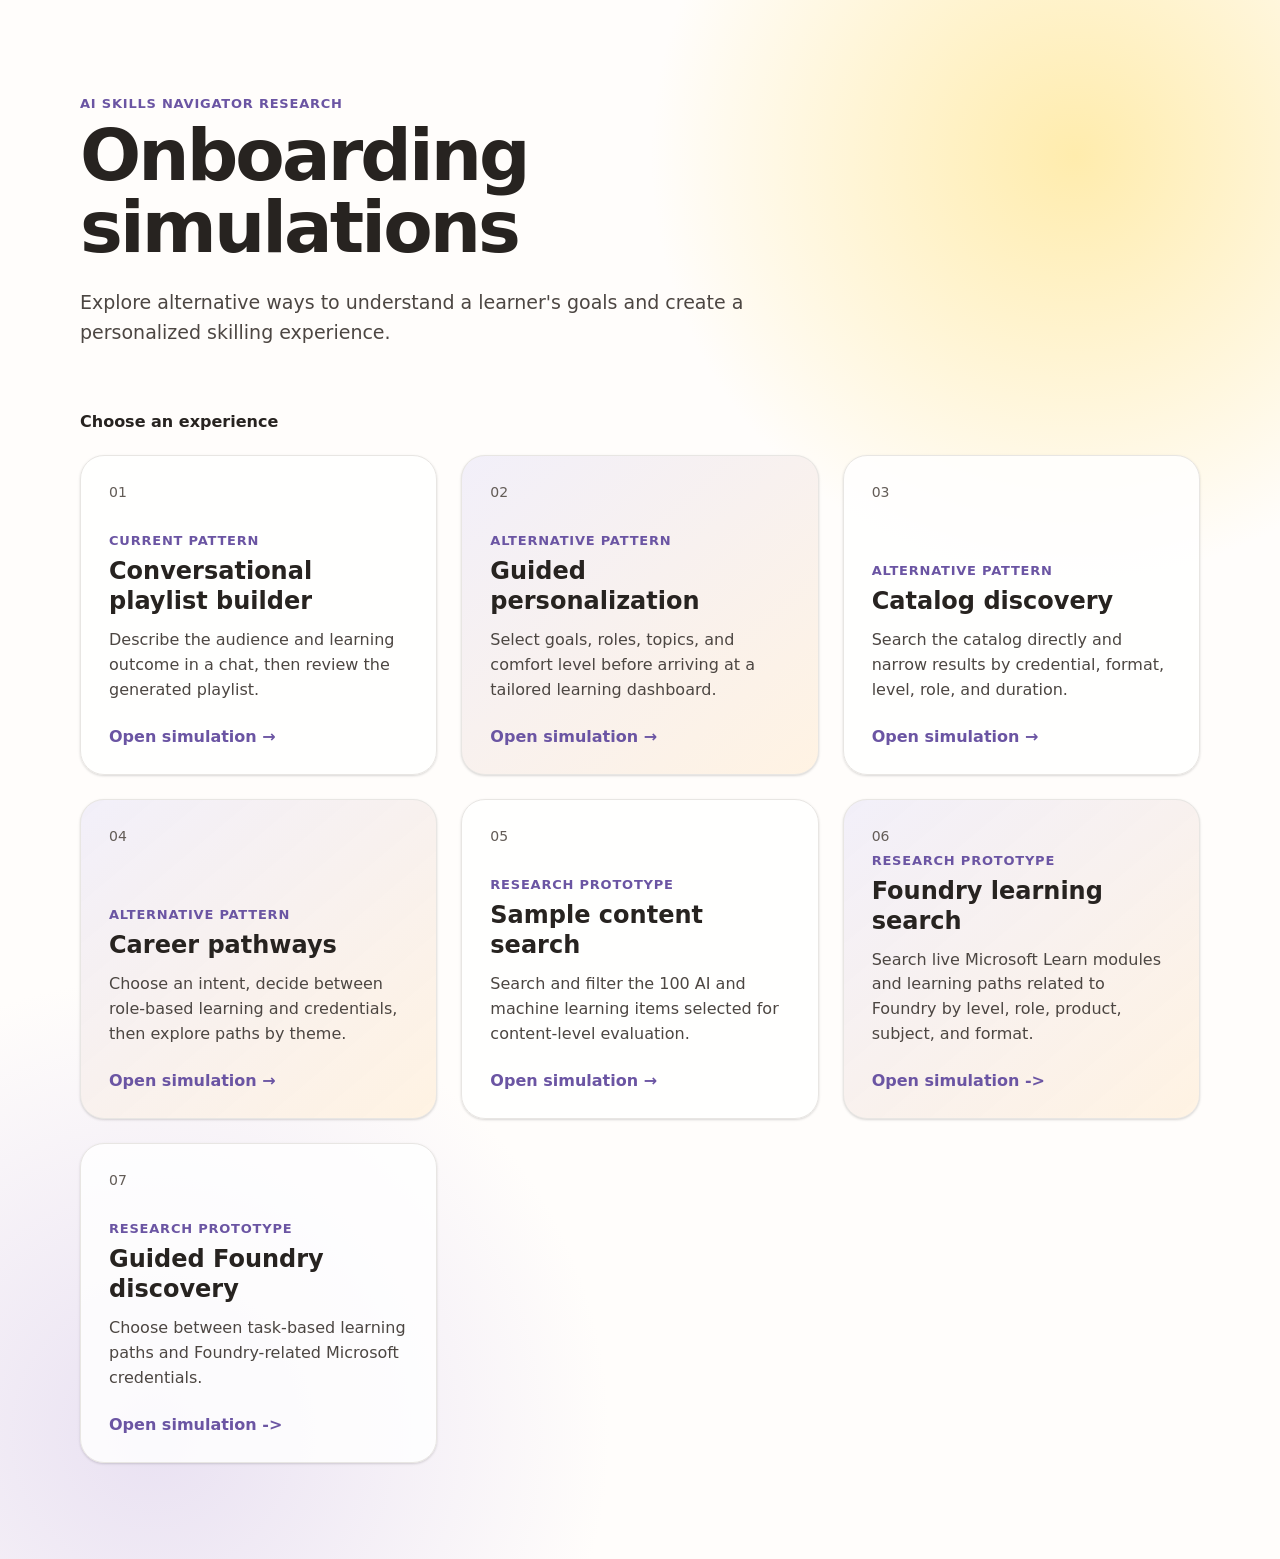
<file: simulated-onboarding/index.html>
<!doctype html>
<html lang="en">
  <head>
    <meta charset="UTF-8" />
    <meta name="viewport" content="width=device-width, initial-scale=1.0" />
    <title>AI Skills Navigator onboarding simulations</title>
    <link rel="stylesheet" href="shared-theme.css" />
    <link rel="stylesheet" href="index.css" />
  </head>
  <body>
    <main>
      <header>
        <p class="eyebrow">AI Skills Navigator research</p>
        <h1>Onboarding simulations</h1>
        <p class="intro">
          Explore alternative ways to understand a learner's goals and create a personalized
          skilling experience.
        </p>
      </header>

      <section aria-labelledby="experiences-title">
        <h2 id="experiences-title">Choose an experience</h2>
        <div class="experience-grid">
          <a class="experience-card" href="ai-skills-navigator-current/">
            <span class="number">01</span>
            <div>
              <p class="pattern">Current pattern</p>
              <h3>Conversational playlist builder</h3>
              <p>Describe the audience and learning outcome in a chat, then review the generated playlist.</p>
              <span class="open-label">Open simulation <span aria-hidden="true">→</span></span>
            </div>
          </a>

          <a class="experience-card featured" href="guided-personalization/">
            <span class="number">02</span>
            <div>
              <p class="pattern">Alternative pattern</p>
              <h3>Guided personalization</h3>
              <p>Select goals, roles, topics, and comfort level before arriving at a tailored learning dashboard.</p>
              <span class="open-label">Open simulation <span aria-hidden="true">→</span></span>
            </div>
          </a>

          <a class="experience-card" href="catalog-discovery/">
            <span class="number">03</span>
            <div>
              <p class="pattern">Alternative pattern</p>
              <h3>Catalog discovery</h3>
              <p>Search the catalog directly and narrow results by credential, format, level, role, and duration.</p>
              <span class="open-label">Open simulation <span aria-hidden="true">→</span></span>
            </div>
          </a>

          <a class="experience-card featured" href="career-pathways/">
            <span class="number">04</span>
            <div>
              <p class="pattern">Alternative pattern</p>
              <h3>Career pathways</h3>
              <p>Choose an intent, decide between role-based learning and credentials, then explore paths by theme.</p>
              <span class="open-label">Open simulation <span aria-hidden="true">→</span></span>
            </div>
          </a>

          <a class="experience-card" href="sample-content-search/">
            <span class="number">05</span>
            <div>
              <p class="pattern">Research prototype</p>
              <h3>Sample content search</h3>
              <p>Search and filter the 100 AI and machine learning items selected for content-level evaluation.</p>
              <span class="open-label">Open simulation <span aria-hidden="true">→</span></span>
            </div>
          </a>

          <a class="experience-card featured" href="foundry-module-search/">
            <span class="number">06</span>
            <div>
              <p class="pattern">Research prototype</p>
              <h3>Foundry learning search</h3>
              <p>Search live Microsoft Learn modules and learning paths related to Foundry by level, role, product, subject, and format.</p>
              <span class="open-label">Open simulation <span aria-hidden="true">-&gt;</span></span>
            </div>
          </a>

          <a class="experience-card" href="foundry-guided-discovery/">
            <span class="number">07</span>
            <div>
              <p class="pattern">Research prototype</p>
              <h3>Guided Foundry discovery</h3>
              <p>Choose between task-based learning paths and Foundry-related Microsoft credentials.</p>
              <span class="open-label">Open simulation <span aria-hidden="true">-&gt;</span></span>
            </div>
          </a>
        </div>
      </section>
    </main>
  </body>
</html>
</file>
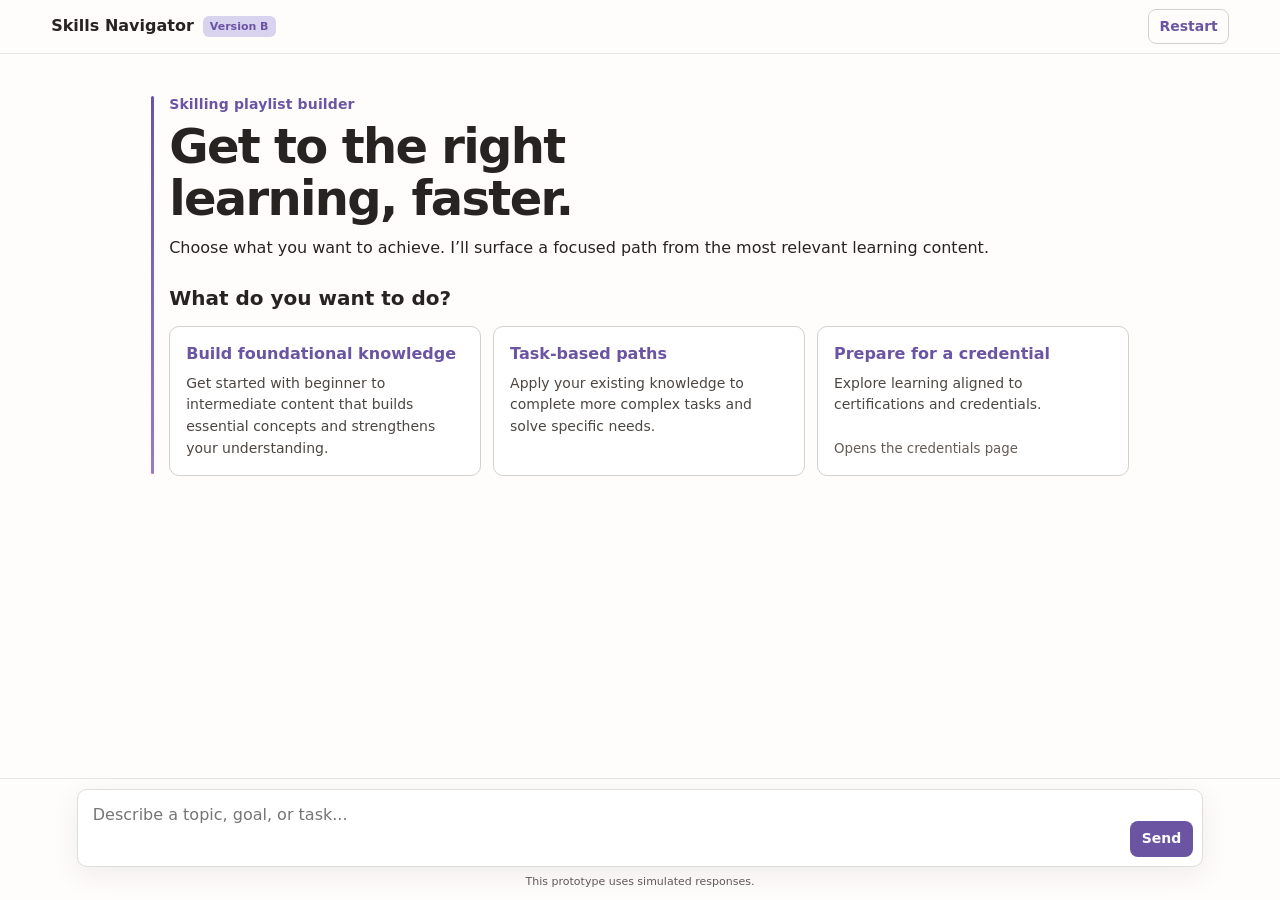
<file: simulated-onboarding/agentic-skilling-platform-b/index.html>
<!doctype html>
<html lang="en">
  <head>
    <meta charset="UTF-8" />
    <meta name="viewport" content="width=device-width, initial-scale=1.0" />
    <meta
      name="description"
      content="A conversational prototype for an agentic skilling platform."
    />
    <title>Skills Navigator — Version B</title>
    <link rel="stylesheet" href="../shared-theme.css" />
    <link rel="stylesheet" href="styles.css" />
  </head>
  <body>
    <a class="skip-link" href="#conversation">Skip to conversation</a>

    <header class="app-header">
      <a class="brand" href="#" aria-label="Skills Navigator home">
        <span>Skills Navigator</span>
        <span class="version-label">Version B</span>
      </a>
      <button id="restart-button" class="restart-button" type="button">Restart</button>
    </header>

    <main id="conversation" class="conversation" aria-labelledby="page-title">
      <section id="messages" class="messages" aria-label="Conversation" aria-live="polite">
        <article class="assistant-message">
          <div class="assistant-identity">
            <div>
              <strong>Skilling playlist builder</strong>
            </div>
          </div>
          <div class="message-content">
            <h1 id="page-title">Get to the right learning, faster.</h1>
            <p>
              Choose what you want to achieve. I’ll surface a focused path from the most
              relevant learning content.
            </p>
            <h2>What do you want to do?</h2>
            <div class="path-choices" aria-label="Learning paths">
              <button type="button" data-path="foundation">
                <strong>Build foundational knowledge</strong>
                <span>Get started with beginner to intermediate content that builds essential concepts and strengthens your understanding.</span>
              </button>
              <button type="button" data-path="task">
                <strong>Task-based paths</strong>
                <span>Apply your existing knowledge to complete more complex tasks and solve specific needs.</span>
              </button>
              <button type="button" data-path="credential">
                <strong>Prepare for a credential</strong>
                <span>Explore learning aligned to certifications and credentials.</span>
                <small>Opens the credentials page</small>
              </button>
            </div>
          </div>
        </article>
      </section>
    </main>

    <div class="composer-shell">
      <div id="refinement-progress" class="refinement-progress" hidden>
        <p id="progress-message" class="progress-message">
          Let’s get your playlist started.
        </p>
        <div
          id="progress-track"
          class="progress-track"
          role="progressbar"
          aria-labelledby="progress-label"
          aria-describedby="progress-message"
          aria-valuemin="1"
          aria-valuemax="4"
          aria-valuenow="1"
        >
          <span id="progress-fill" class="progress-fill"></span>
        </div>
        <div class="progress-heading">
          <span id="progress-label">Question 1 of 4</span>
        </div>
      </div>
      <div id="suggestions" class="suggestions" aria-label="Suggested replies"></div>
      <button id="show-now-button" class="show-now-button" type="button" hidden>
        Get started now
      </button>
      <span id="show-now-note" class="show-now-note" hidden>
        See three options, each 30 minutes or less.
      </span>

      <form id="composer" class="composer" aria-label="Send a message">
        <label class="sr-only" for="message-input">Message Skilling playlist builder</label>
        <textarea
          id="message-input"
          rows="2"
          placeholder="Describe a topic, goal, or task..."
        ></textarea>
        <button id="send-button" class="send-button" type="submit">Send</button>
      </form>
      <p class="composer-note">This prototype uses simulated responses.</p>
    </div>

    <template id="user-message-template">
      <article class="user-message-row">
        <div class="user-message"></div>
      </article>
    </template>

    <template id="assistant-message-template">
      <article class="assistant-message">
        <div class="assistant-identity">
          <div>
            <strong>Skilling playlist builder</strong>
          </div>
        </div>
        <div class="message-content"></div>
      </article>
    </template>

    <script src="learning-catalog.js"></script>
    <script src="script.js"></script>
  </body>
</html>
</file>
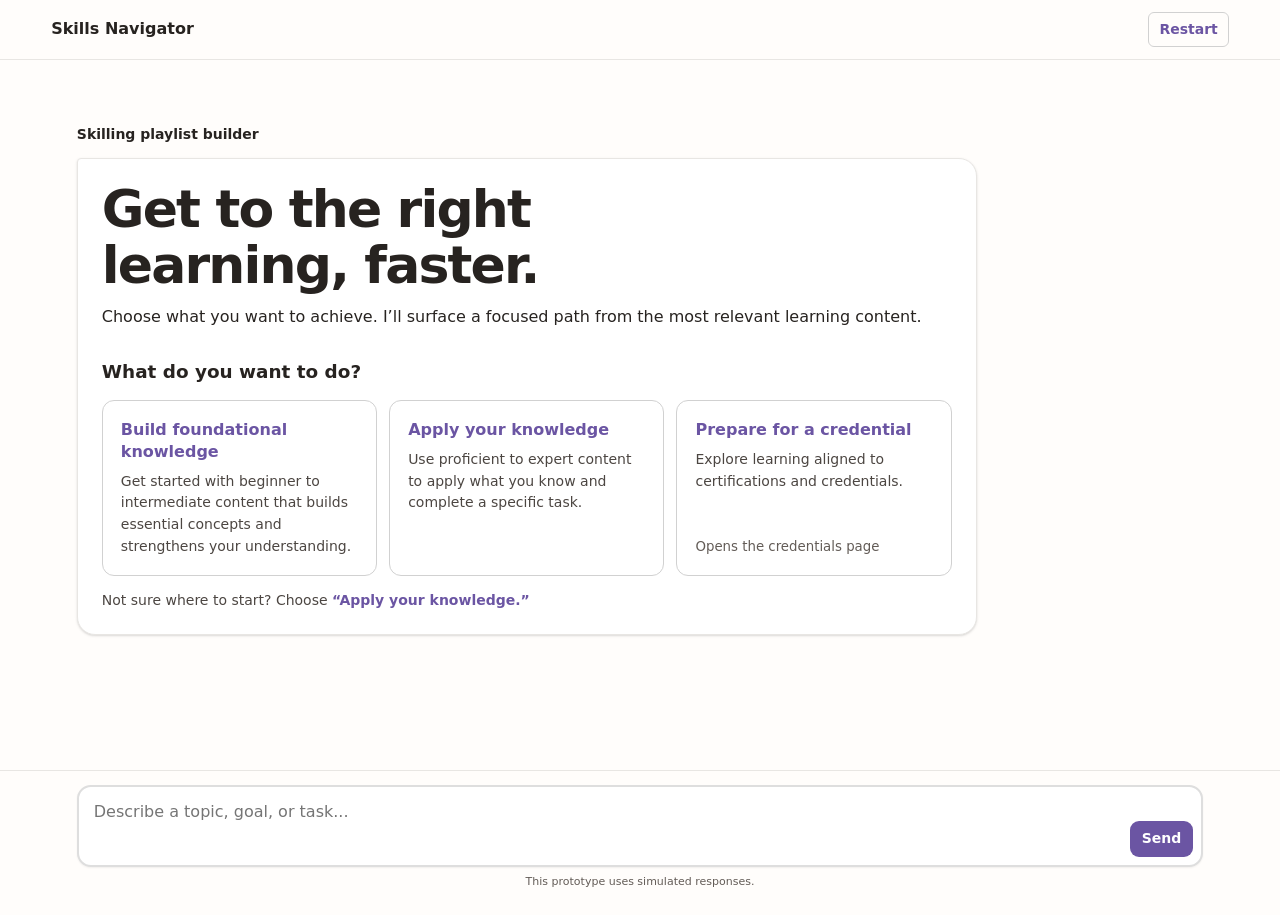
<file: simulated-onboarding/agentic-skilling-platform/index.html>
<!doctype html>
<html lang="en">
  <head>
    <meta charset="UTF-8" />
    <meta name="viewport" content="width=device-width, initial-scale=1.0" />
    <meta
      name="description"
      content="A conversational prototype for an agentic skilling platform."
    />
    <title>Skills Navigator</title>
    <link rel="stylesheet" href="../shared-theme.css" />
    <link rel="stylesheet" href="styles.css" />
  </head>
  <body>
    <a class="skip-link" href="#conversation">Skip to conversation</a>

    <header class="app-header">
      <a class="brand" href="#" aria-label="Skills Navigator home">
        <span>Skills Navigator</span>
      </a>
      <button id="restart-button" class="restart-button" type="button">Restart</button>
    </header>

    <main id="conversation" class="conversation" aria-labelledby="page-title">
      <section id="messages" class="messages" aria-label="Conversation" aria-live="polite">
        <article class="assistant-message">
          <div class="assistant-identity">
            <div>
              <strong>Skilling playlist builder</strong>
            </div>
          </div>
          <div class="message-content">
            <h1 id="page-title">Get to the right learning, faster.</h1>
            <p>
              Choose what you want to achieve. I’ll surface a focused path from the most
              relevant learning content.
            </p>
            <h2>What do you want to do?</h2>
            <div class="path-choices" aria-label="Learning paths">
              <button type="button" data-path="foundation">
                <strong>Build foundational knowledge</strong>
                <span>Get started with beginner to intermediate content that builds essential concepts and strengthens your understanding.</span>
              </button>
              <button type="button" data-path="task">
                <strong>Apply your knowledge</strong>
                <span>Use proficient to expert content to apply what you know and complete a specific task.</span>
              </button>
              <button type="button" data-path="credential">
                <strong>Prepare for a credential</strong>
                <span>Explore learning aligned to certifications and credentials.</span>
                <small>Opens the credentials page</small>
              </button>
            </div>
            <p class="path-guidance">
              Not sure where to start? Choose <strong>“Apply your knowledge.”</strong>
            </p>
          </div>
        </article>
      </section>
    </main>

    <div class="composer-shell">
      <div id="refinement-progress" class="refinement-progress" hidden>
        <p id="progress-message" class="progress-message">
          Let’s get your playlist started.
        </p>
        <div
          id="progress-track"
          class="progress-track"
          role="progressbar"
          aria-labelledby="progress-label"
          aria-describedby="progress-message"
          aria-valuemin="1"
          aria-valuemax="4"
          aria-valuenow="1"
        >
          <span id="progress-fill" class="progress-fill"></span>
        </div>
        <div class="progress-heading">
          <span id="progress-label">Question 1 of 4</span>
        </div>
      </div>
      <div id="suggestions" class="suggestions" aria-label="Suggested replies"></div>
      <button id="show-now-button" class="show-now-button" type="button" hidden>
        Get started now
      </button>
      <span id="show-now-note" class="show-now-note" hidden>
        See three options, each 30 minutes or less.
      </span>

      <form id="composer" class="composer" aria-label="Send a message">
        <label class="sr-only" for="message-input">Message Skilling playlist builder</label>
        <textarea
          id="message-input"
          rows="2"
          placeholder="Describe a topic, goal, or task..."
        ></textarea>
        <button id="send-button" class="send-button" type="submit">Send</button>
      </form>
      <p class="composer-note">This prototype uses simulated responses.</p>
    </div>

    <template id="user-message-template">
      <article class="user-message-row">
        <div class="user-message"></div>
      </article>
    </template>

    <template id="assistant-message-template">
      <article class="assistant-message">
        <div class="assistant-identity">
          <div>
            <strong>Skilling playlist builder</strong>
          </div>
        </div>
        <div class="message-content"></div>
      </article>
    </template>

    <script src="script.js"></script>
  </body>
</html>
</file>
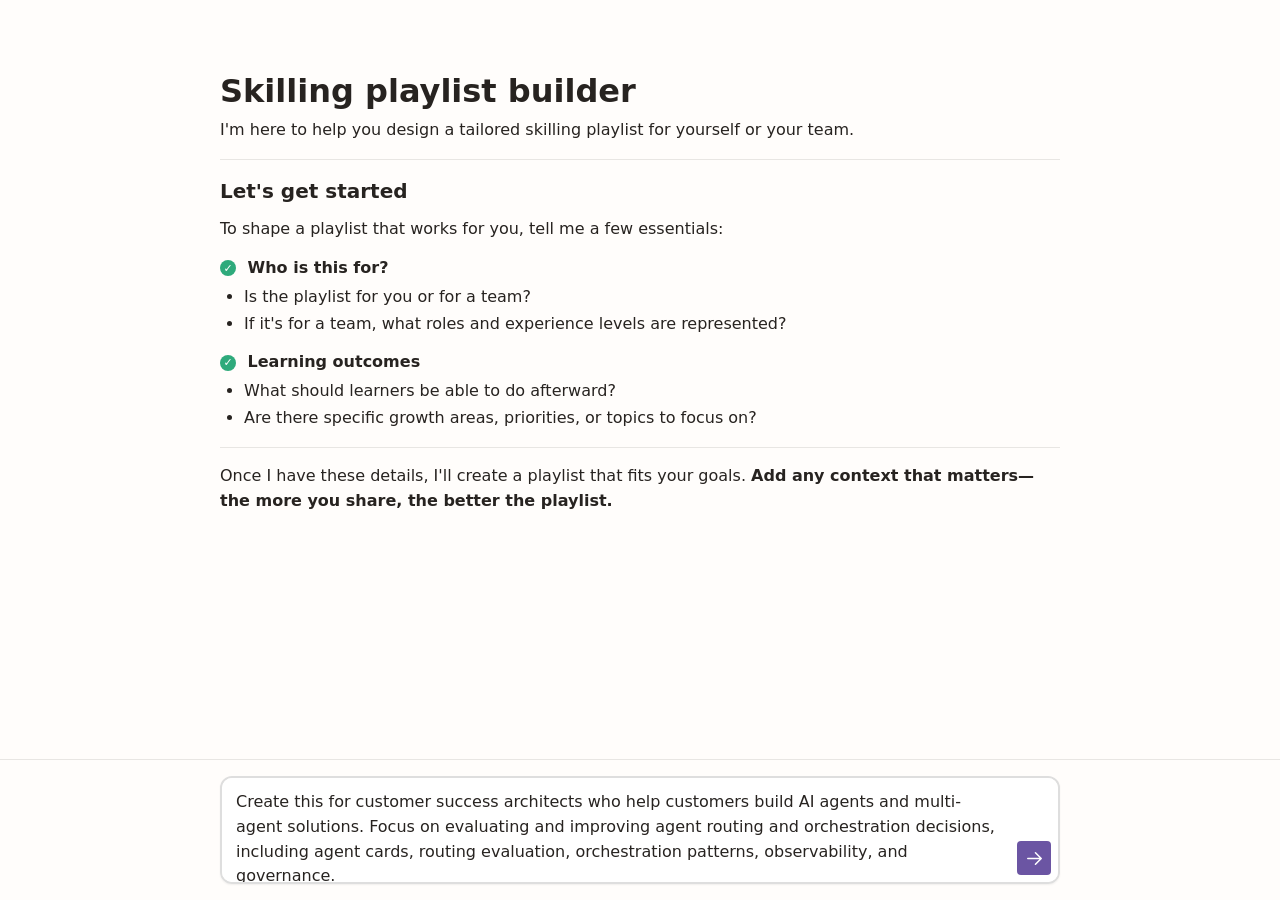
<file: simulated-onboarding/ai-skills-navigator-current/index.html>
<!doctype html>
<html lang="en">
  <head>
    <meta charset="UTF-8" />
    <meta name="viewport" content="width=device-width, initial-scale=1.0" />
    <meta
      name="description"
      content="A simulated AI Skills Navigator conversational onboarding experience."
    />
    <title>Skilling playlist builder simulation</title>
    <link rel="stylesheet" href="../shared-theme.css" />
    <link rel="stylesheet" href="styles.css" />
  </head>
  <body>
    <a class="skip-link" href="#conversation">Skip to conversation</a>

    <main id="conversation" class="conversation" aria-labelledby="page-title">
      <section class="intro" aria-labelledby="page-title">
        <h1 id="page-title">Skilling playlist builder</h1>
        <p>I'm here to help you design a tailored skilling playlist for yourself or your team.</p>

        <hr />

        <h2>Let's get started</h2>
        <p>To shape a playlist that works for you, tell me a few essentials:</p>

        <div class="question-group">
          <h3><span class="check" aria-hidden="true">✓</span> Who is this for?</h3>
          <ul>
            <li>Is the playlist for you or for a team?</li>
            <li>If it's for a team, what roles and experience levels are represented?</li>
          </ul>
        </div>

        <div class="question-group">
          <h3><span class="check" aria-hidden="true">✓</span> Learning outcomes</h3>
          <ul>
            <li>What should learners be able to do afterward?</li>
            <li>Are there specific growth areas, priorities, or topics to focus on?</li>
          </ul>
        </div>

        <hr />

        <p>
          Once I have these details, I'll create a playlist that fits your goals.
          <strong>Add any context that matters—the more you share, the better the playlist.</strong>
        </p>
      </section>

      <section id="messages" class="messages" aria-label="Conversation" aria-live="polite"></section>
    </main>

    <div class="composer-shell">
      <div id="suggestions" class="suggestions" aria-label="Suggested replies" hidden>
        <button type="button" data-action="save">Yes, save it</button>
        <button type="button" data-action="hands-on">Tune for hands-on only</button>
        <button type="button" data-action="timeline">No, change timeline…</button>
      </div>

      <form id="composer" class="composer" aria-label="Send a message">
        <label class="sr-only" for="message-input">Tell the playlist builder more</label>
        <textarea id="message-input" rows="3">Create this for customer success architects who help customers build AI agents and multi-agent solutions. Focus on evaluating and improving agent routing and orchestration decisions, including agent cards, routing evaluation, orchestration patterns, observability, and governance.</textarea>
        <button id="send-button" class="send-button" type="submit" aria-label="Send message">
          <svg viewBox="0 0 24 24" aria-hidden="true">
            <path d="M5 12h13M13 6l6 6-6 6" />
          </svg>
        </button>
      </form>
    </div>

    <template id="user-message-template">
      <article class="message-row user-row">
        <div>
          <time class="message-time"></time>
          <div class="user-message"></div>
        </div>
        <div class="avatar" aria-hidden="true">
          <svg viewBox="0 0 24 24">
            <circle cx="12" cy="8" r="3.5" />
            <path d="M5.5 19c.5-3.7 2.7-5.5 6.5-5.5s6 1.8 6.5 5.5" />
          </svg>
        </div>
      </article>
    </template>

    <template id="loading-template">
      <article class="assistant-message loading-message" aria-label="Building playlist">
        <div class="assistant-heading">
          <h2>Skilling playlist builder</h2>
        </div>
        <div class="typing" aria-hidden="true"><span></span><span></span><span></span></div>
        <span class="sr-only">Building your playlist.</span>
      </article>
    </template>

    <template id="playlist-template">
      <article class="assistant-message">
        <div class="assistant-heading">
          <h2>Skilling playlist builder</h2>
          <time class="response-time"></time>
        </div>

        <p>
          Got it. You're enabling customer success architects to help customers build
          AI agent and multi-agent solutions with stronger routing and orchestration decisions.
        </p>

        <div class="summary">
          <p>
            <strong>Assumptions:</strong> Customer success architects are the target learners;
            mixed formats are fine; the focus is Azure AI agents and practical, hands-on adoption.
          </p>
          <p>
            <strong>Objective:</strong> Build the capability to design, evaluate, and govern Azure
            AI multi-agent systems with effective routing and orchestration.
          </p>
          <p>
            <strong>Goal:</strong> Confidently guide customers toward reliable, observable, and
            compliant multi-agent solutions.
          </p>
          <p>This recommendation won't be saved until you confirm it.</p>
        </div>

        <h2 class="playlist-title">
          <span aria-hidden="true">🤖</span>
          CSA playbook: Evaluating and improving agent routing and orchestration
        </h2>

        <section class="playlist-section">
          <h3><span aria-hidden="true">🧩</span> Agent design foundations with agent cards <span>1h 10m</span></h3>
          <p><strong>Outcome</strong> — Define clear agent roles and collaboration patterns so multi-agent solutions are testable and composable.</p>
          <ol>
            <li><a href="#">Design enterprise-scale agent communication with A2A in Azure</a> <span>48m</span></li>
            <li><a href="#">Get started with AI in Azure</a> <span>22m</span></li>
          </ol>
        </section>

        <section class="playlist-section">
          <h3><span aria-hidden="true">🧭</span> Routing strategies and evaluation <span>1h 13m</span></h3>
          <p><strong>Outcome</strong> — Compare policy and ML routing, reason about quality-cost-latency trade-offs, and evaluate decisions using traces and experiments.</p>
          <ol>
            <li><a href="#">Optimize multi-agent performance and cost in Microsoft Foundry</a> <span>40m</span></li>
            <li><a href="#">Introduction to agentic AI solution architecture</a> <span>32m</span></li>
            <li><a href="#">Scale and orchestrate multi-agent systems</a> <span>1m</span></li>
          </ol>
        </section>

        <section class="playlist-section">
          <h3><span aria-hidden="true">🛠️</span> Azure-native orchestration patterns <span>2h 31m</span></h3>
          <p><strong>Outcome</strong> — Apply coordination, parallelization, retries, and state patterns with Azure services for production-ready systems.</p>
          <ol>
            <li><a href="#">Implement advanced multi-agent orchestration patterns</a> <span>48m</span></li>
            <li><a href="#">Azure Decoded: Multi-agent orchestration on Azure</a> <span>1h 3m</span></li>
            <li><a href="#">Debug production multi-agent incidents in Azure</a> <span>40m</span></li>
          </ol>
        </section>

        <section class="playlist-section">
          <h3><span aria-hidden="true">🛡️</span> Observability, security, and governance <span>2h 3m</span></h3>
          <p><strong>Outcome</strong> — Implement distributed telemetry and responsible AI controls for identity, data protection, and auditability.</p>
          <ol>
            <li><a href="#">Implement distributed observability with OpenTelemetry</a> <span>41m</span></li>
            <li><a href="#">Scale responsible AI governance with Azure AI Content Safety</a> <span>41m</span></li>
            <li><a href="#">Governance strategies for AI agents</a> <span>16m</span></li>
            <li><a href="#">Unlock governance for your AI workforce</a> <span>25m</span></li>
          </ol>
        </section>

        <p class="confirmation-question">
          Would you like me to save this <em>skilling playlist</em> for your team? I can save it
          as-is or tune the format and pacing first.
        </p>

        <div class="feedback" aria-label="Rate this response">
          <button type="button" aria-label="Helpful response">♡</button>
          <button type="button" aria-label="Not helpful response">♧</button>
          <button type="button" aria-label="Copy response">▢</button>
        </div>
      </article>
    </template>

    <template id="saved-template">
      <article class="assistant-message saved-message">
        <div class="assistant-heading">
          <h2>Skilling playlist builder</h2>
          <time class="response-time"></time>
        </div>
        <h3>Done! Your skilling playlist is ready</h3>
        <a class="view-playlist-button" href="#playlist">View skilling playlist</a>
        <div class="feedback" aria-label="Rate this response">
          <button type="button" aria-label="Helpful response">♡</button>
          <button type="button" aria-label="Not helpful response">♧</button>
          <button type="button" aria-label="Copy response">▢</button>
        </div>
      </article>
    </template>

    <script src="script.js"></script>
  </body>
</html>
</file>
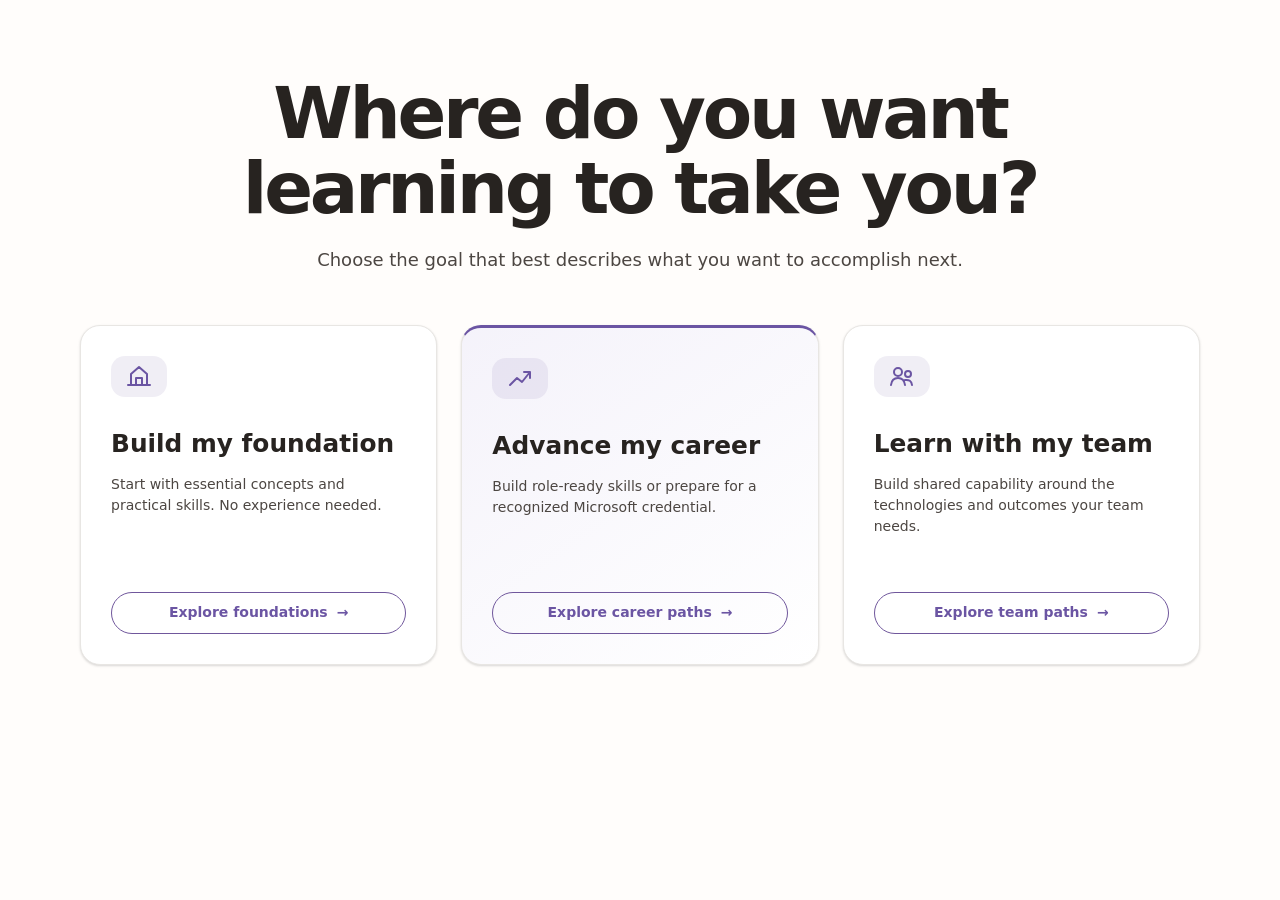
<file: simulated-onboarding/career-pathways/index.html>
<!doctype html>
<html lang="en">
  <head>
    <meta charset="UTF-8" />
    <meta name="viewport" content="width=device-width, initial-scale=1.0" />
    <meta
      name="description"
      content="A sequential Skills Navigator career-path discovery simulation."
    />
    <title>Career pathways simulation</title>
    <link rel="stylesheet" href="../shared-theme.css" />
    <link rel="stylesheet" href="styles.css" />
  </head>
  <body>
    <a class="skip-link" href="#main">Skip to main content</a>

    <main id="main">
      <section id="intent-view" class="view intent-view" aria-labelledby="intent-title">
        <div class="hero">
          <h1 id="intent-title" tabindex="-1">Where do you want learning to take you?</h1>
          <p>Choose the goal that best describes what you want to accomplish next.</p>
        </div>

        <div class="choice-grid intent-grid">
          <button class="choice-card" type="button" data-intent="Build my foundation">
            <span class="line-icon" aria-hidden="true">
              <svg viewBox="0 0 32 32"><path d="M5 25h22M8 25V14l8-7 8 7v11M13 25v-7h6v7" /></svg>
            </span>
            <span class="choice-copy">
              <strong>Build my foundation</strong>
              <small>Start with essential concepts and practical skills. No experience needed.</small>
              <span class="card-action">Explore foundations <b aria-hidden="true">→</b></span>
            </span>
          </button>

          <button class="choice-card featured-choice" type="button" data-intent="Advance my career">
            <span class="line-icon" aria-hidden="true">
              <svg viewBox="0 0 32 32"><path d="m6 23 7-7 5 4 8-10M20 10h6v6" /></svg>
            </span>
            <span class="choice-copy">
              <strong>Advance my career</strong>
              <small>Build role-ready skills or prepare for a recognized Microsoft credential.</small>
              <span class="card-action">Explore career paths <b aria-hidden="true">→</b></span>
            </span>
          </button>

          <button class="choice-card" type="button" data-intent="Learn with my team">
            <span class="line-icon" aria-hidden="true">
              <svg viewBox="0 0 32 32"><circle cx="12" cy="12" r="4" /><circle cx="22" cy="14" r="3" /><path d="M5 25c.6-5 3-7 7-7s6.4 2 7 7M19 20c4-.6 6.6 1 7 5" /></svg>
            </span>
            <span class="choice-copy">
              <strong>Learn with my team</strong>
              <small>Build shared capability around the technologies and outcomes your team needs.</small>
              <span class="card-action">Explore team paths <b aria-hidden="true">→</b></span>
            </span>
          </button>
        </div>
      </section>

      <section id="route-view" class="view route-view" aria-labelledby="route-title" hidden>
        <button class="back-button" type="button" data-back="intent"><span aria-hidden="true">←</span> Back</button>
        <div class="page-heading">
          <p id="selected-intent" class="eyebrow">Advance my career</p>
          <h1 id="route-title" tabindex="-1">How would you like to move forward?</h1>
          <p>Choose a structured path for a role or work toward a specific credential.</p>
        </div>

        <div class="choice-grid route-grid">
          <button class="choice-card route-card" type="button" data-mode="roles">
            <span class="line-icon" aria-hidden="true">
              <svg viewBox="0 0 32 32"><path d="m6 23 7-7 5 4 8-10M20 10h6v6" /></svg>
            </span>
            <span class="choice-copy">
              <strong>Explore role-based paths</strong>
              <small>Follow curated learning that builds the skills required for a specific role.</small>
              <ul>
                <li>Progressive, role-specific learning</li>
                <li>Practical projects and exercises</li>
                <li>Skills that transfer to real work</li>
              </ul>
              <span class="card-action">View role-based paths <b aria-hidden="true">→</b></span>
            </span>
          </button>

          <button class="choice-card route-card" type="button" data-mode="credentials">
            <span class="line-icon" aria-hidden="true">
              <svg viewBox="0 0 32 32"><circle cx="16" cy="12" r="7" /><path d="m12 18-2 10 6-3 6 3-2-10" /></svg>
            </span>
            <span class="choice-copy">
              <strong>Work toward a credential</strong>
              <small>Validate your expertise with Microsoft Certifications and Applied Skills.</small>
              <ul>
                <li>Official preparation resources</li>
                <li>Assessment-aligned learning</li>
                <li>Credentials you can share</li>
              </ul>
              <span class="card-action">View credentials <b aria-hidden="true">→</b></span>
            </span>
          </button>
        </div>

        <aside class="guidance">
          <strong>Not sure which option is right?</strong>
          <p>Start with a role-based path to build skills, then use a credential to validate what you know.</p>
        </aside>
      </section>

      <section id="paths-view" class="view paths-view" aria-labelledby="paths-title" hidden>
        <button class="back-button" type="button" data-back="route"><span aria-hidden="true">←</span> Back</button>
        <div class="page-heading">
          <p id="path-mode" class="eyebrow">Role-based learning</p>
          <h1 id="paths-title" tabindex="-1">Choose your path</h1>
          <p id="paths-description">Select the path that best matches the role you want to pursue.</p>
        </div>

        <div id="theme-list" class="theme-list"></div>
      </section>
    </main>

    <template id="theme-template">
      <section class="theme">
        <h2></h2>
        <div class="path-grid"></div>
      </section>
    </template>

    <template id="path-template">
      <button class="path-card" type="button">
        <span class="path-mark" aria-hidden="true"></span>
        <strong></strong>
        <em></em>
        <small></small>
        <span class="path-link">Explore path <b aria-hidden="true">→</b></span>
      </button>
    </template>

    <div id="toast" class="toast" role="status" aria-live="polite" hidden></div>
    <script src="script.js"></script>
  </body>
</html>
</file>
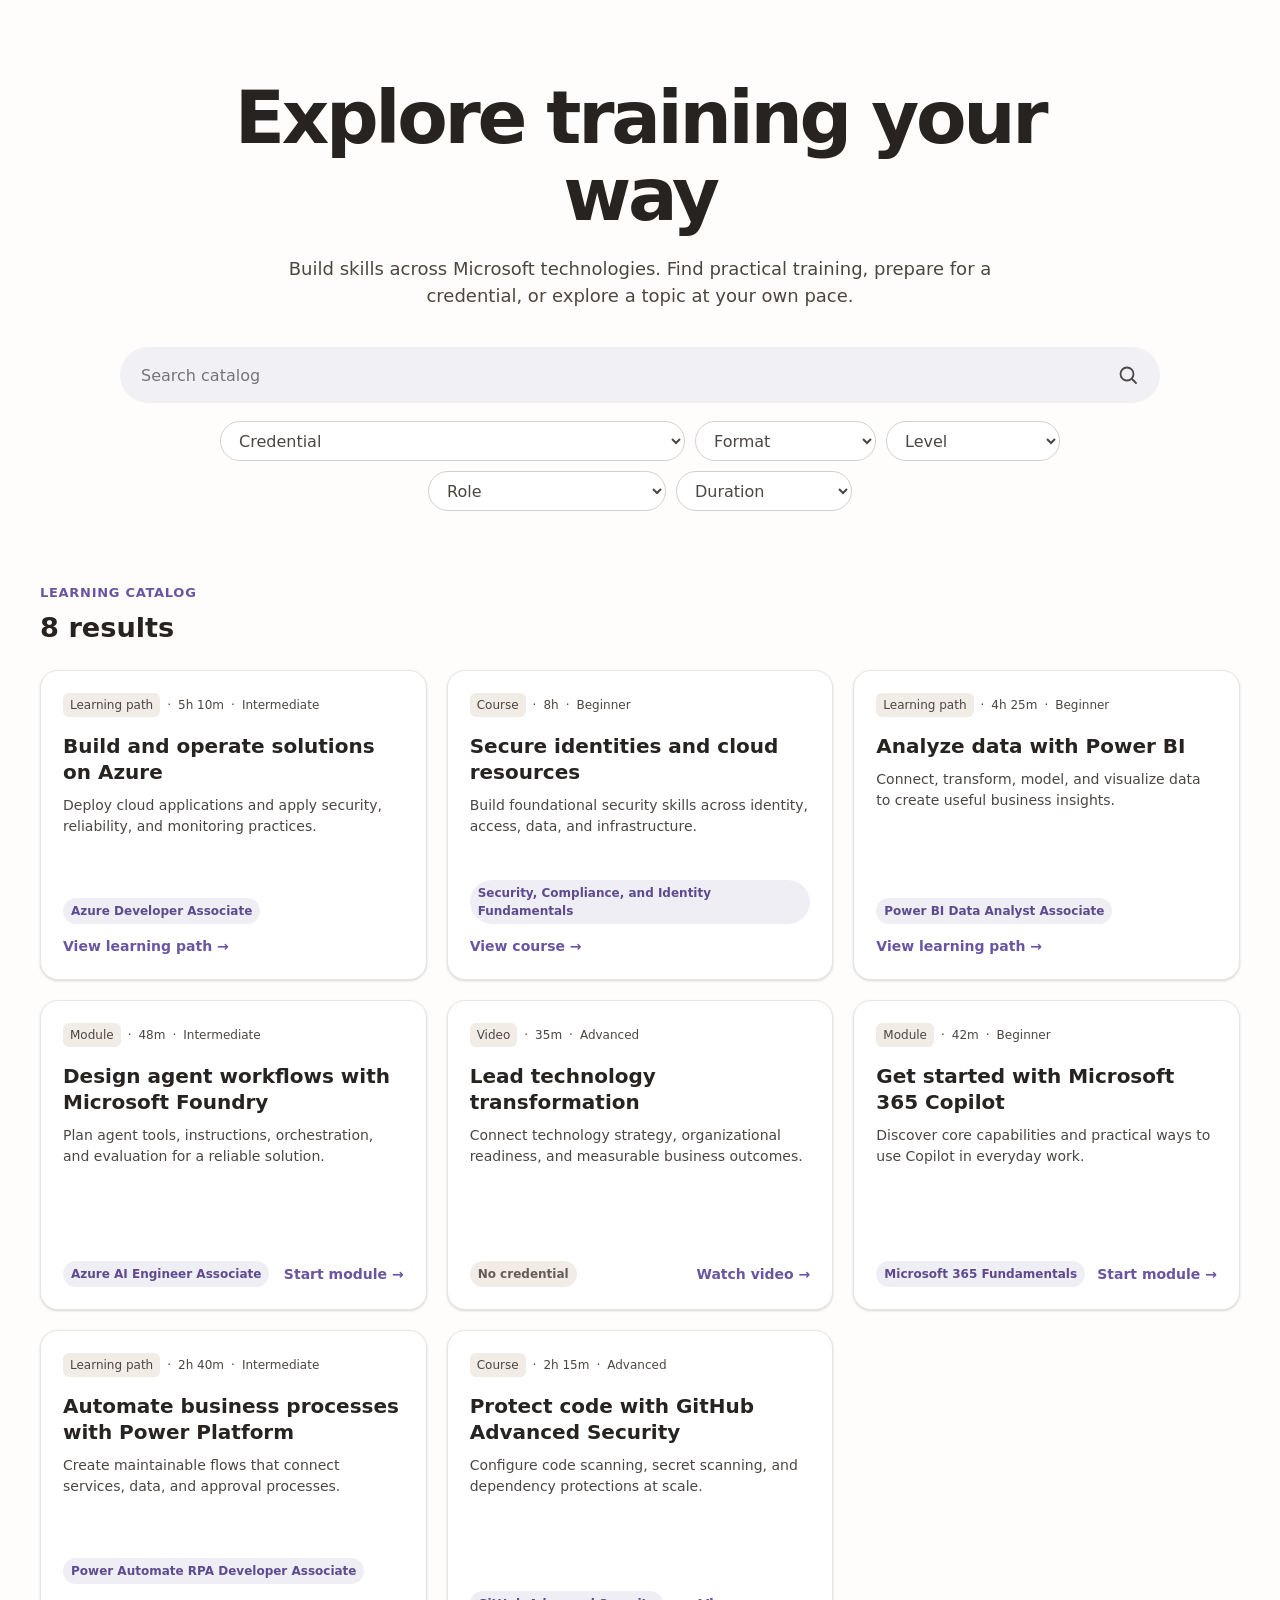
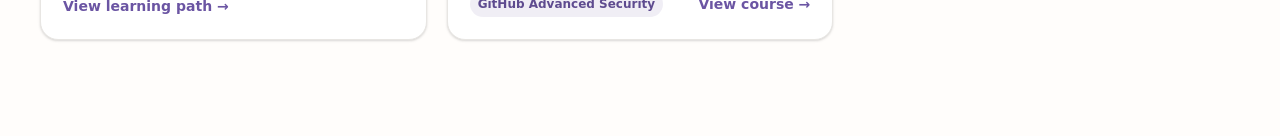
<file: simulated-onboarding/catalog-discovery/index.html>
<!doctype html>
<html lang="en">
  <head>
    <meta charset="UTF-8" />
    <meta name="viewport" content="width=device-width, initial-scale=1.0" />
    <meta
      name="description"
      content="A searchable Skills Navigator learning catalog simulation."
    />
    <title>Catalog discovery simulation</title>
    <link rel="stylesheet" href="../shared-theme.css" />
    <link rel="stylesheet" href="styles.css" />
  </head>
  <body>
    <a class="skip-link" href="#catalog-results">Skip to catalog results</a>

    <main>
      <header class="hero">
        <h1>Explore training your way</h1>
        <p>
          Build skills across Microsoft technologies. Find practical training, prepare for a
          credential, or explore a topic at your own pace.
        </p>
      </header>

      <section class="catalog-controls" aria-labelledby="catalog-heading">
        <h2 id="catalog-heading" class="sr-only">Search and filter the training catalog</h2>

        <form id="catalog-form" role="search">
          <label class="search-box">
            <span class="sr-only">Search catalog</span>
            <input
              id="catalog-search"
              type="search"
              placeholder="Search catalog"
              autocomplete="off"
            />
            <svg viewBox="0 0 24 24" aria-hidden="true">
              <circle cx="11" cy="11" r="6.5"></circle>
              <path d="m16 16 4 4"></path>
            </svg>
          </label>

          <div class="filters">
            <label>
              <span class="sr-only">Filter by credential</span>
              <select id="credential-filter" name="credential">
                <option value="">Credential</option>
                <option value="Azure Developer Associate">Azure Developer Associate</option>
                <option value="Security, Compliance, and Identity Fundamentals">Security, Compliance, and Identity Fundamentals</option>
                <option value="Power BI Data Analyst Associate">Power BI Data Analyst Associate</option>
                <option value="Azure AI Engineer Associate">Azure AI Engineer Associate</option>
                <option value="Microsoft 365 Fundamentals">Microsoft 365 Fundamentals</option>
                <option value="Power Automate RPA Developer Associate">Power Automate RPA Developer Associate</option>
                <option value="GitHub Advanced Security">GitHub Advanced Security</option>
                <option value="No credential">No credential</option>
              </select>
            </label>

            <label>
              <span class="sr-only">Filter by format</span>
              <select id="format-filter" name="format">
                <option value="">Format</option>
                <option value="Learning path">Learning path</option>
                <option value="Course">Course</option>
                <option value="Module">Module</option>
                <option value="Video">Video</option>
              </select>
            </label>

            <label>
              <span class="sr-only">Filter by level</span>
              <select id="level-filter" name="level">
                <option value="">Level</option>
                <option value="Beginner">Beginner</option>
                <option value="Intermediate">Intermediate</option>
                <option value="Advanced">Advanced</option>
              </select>
            </label>

            <label>
              <span class="sr-only">Filter by role</span>
              <select id="role-filter" name="role">
                <option value="">Role</option>
                <option value="Executive">Executive</option>
                <option value="Developer">Developer</option>
                <option value="IT professional">IT professional</option>
                <option value="Data professional">Data professional</option>
                <option value="Security professional">Security professional</option>
                <option value="Sales">Sales</option>
                <option value="Marketing">Marketing</option>
                <option value="Customer service">Customer service</option>
                <option value="Faculty">Faculty</option>
                <option value="Non-profit">Non-profit</option>
                <option value="Student">Student</option>
              </select>
            </label>

            <label>
              <span class="sr-only">Filter by duration</span>
              <select id="duration-filter" name="duration">
                <option value="">Duration</option>
                <option value="Under 1 hour">Under 1 hour</option>
                <option value="1–3 hours">1–3 hours</option>
                <option value="3–6 hours">3–6 hours</option>
                <option value="Over 6 hours">Over 6 hours</option>
              </select>
            </label>
          </div>
        </form>
      </section>

      <section id="catalog-results" class="results" aria-labelledby="results-title">
        <div class="results-heading">
          <div>
            <p class="eyebrow">Learning catalog</p>
            <h2 id="results-title"><span id="result-count">8</span> results</h2>
          </div>
          <button id="clear-filters" type="button" hidden>Clear filters</button>
        </div>

        <div id="card-grid" class="card-grid">
          <article
            class="catalog-card"
            data-title="Build and operate solutions on Azure"
            data-description="Deploy cloud applications and apply security reliability and monitoring practices."
            data-credential="Azure Developer Associate"
            data-format="Learning path"
            data-level="Intermediate"
            data-role="Developer"
            data-duration="3–6 hours"
          >
            <div class="card-meta">
              <span class="format">Learning path</span><span>5h 10m</span><span>Intermediate</span>
            </div>
            <h3>Build and operate solutions on Azure</h3>
            <p>Deploy cloud applications and apply security, reliability, and monitoring practices.</p>
            <div class="card-footer">
              <span class="credential">Azure Developer Associate</span>
              <a href="#azure-path" aria-label="Open Build and operate solutions on Azure">View learning path <span aria-hidden="true">→</span></a>
            </div>
          </article>

          <article
            class="catalog-card"
            data-title="Secure identities and cloud resources"
            data-description="Build foundational security skills across identity access data and infrastructure."
            data-credential="Security, Compliance, and Identity Fundamentals"
            data-format="Course"
            data-level="Beginner"
            data-role="Security professional"
            data-duration="Over 6 hours"
          >
            <div class="card-meta">
              <span class="format">Course</span><span>8h</span><span>Beginner</span>
            </div>
            <h3>Secure identities and cloud resources</h3>
            <p>Build foundational security skills across identity, access, data, and infrastructure.</p>
            <div class="card-footer">
              <span class="credential">Security, Compliance, and Identity Fundamentals</span>
              <a href="#security-course" aria-label="Open Secure identities and cloud resources">View course <span aria-hidden="true">→</span></a>
            </div>
          </article>

          <article
            class="catalog-card"
            data-title="Analyze data with Power BI"
            data-description="Connect transform model and visualize data to create useful business insights."
            data-credential="Power BI Data Analyst Associate"
            data-format="Learning path"
            data-level="Beginner"
            data-role="Data professional"
            data-duration="3–6 hours"
          >
            <div class="card-meta">
              <span class="format">Learning path</span><span>4h 25m</span><span>Beginner</span>
            </div>
            <h3>Analyze data with Power BI</h3>
            <p>Connect, transform, model, and visualize data to create useful business insights.</p>
            <div class="card-footer">
              <span class="credential">Power BI Data Analyst Associate</span>
              <a href="#power-bi-path" aria-label="Open Analyze data with Power BI">View learning path <span aria-hidden="true">→</span></a>
            </div>
          </article>

          <article
            class="catalog-card"
            data-title="Design agent workflows with Microsoft Foundry"
            data-description="Plan agent tools instructions orchestration and evaluation for a reliable solution."
            data-credential="Azure AI Engineer Associate"
            data-format="Module"
            data-level="Intermediate"
            data-role="Developer"
            data-duration="Under 1 hour"
          >
            <div class="card-meta">
              <span class="format">Module</span><span>48m</span><span>Intermediate</span>
            </div>
            <h3>Design agent workflows with Microsoft Foundry</h3>
            <p>Plan agent tools, instructions, orchestration, and evaluation for a reliable solution.</p>
            <div class="card-footer">
              <span class="credential">Azure AI Engineer Associate</span>
              <a href="#agent-module" aria-label="Open Design agent workflows with Microsoft Foundry">Start module <span aria-hidden="true">→</span></a>
            </div>
          </article>

          <article
            class="catalog-card"
            data-title="Lead technology transformation"
            data-description="Connect technology strategy organizational readiness and measurable business outcomes."
            data-credential="No credential"
            data-format="Video"
            data-level="Advanced"
            data-role="Executive"
            data-duration="Under 1 hour"
          >
            <div class="card-meta">
              <span class="format">Video</span><span>35m</span><span>Advanced</span>
            </div>
            <h3>Lead technology transformation</h3>
            <p>Connect technology strategy, organizational readiness, and measurable business outcomes.</p>
            <div class="card-footer">
              <span class="credential neutral">No credential</span>
              <a href="#transformation-video" aria-label="Open Lead technology transformation">Watch video <span aria-hidden="true">→</span></a>
            </div>
          </article>

          <article
            class="catalog-card"
            data-title="Get started with Microsoft 365 Copilot"
            data-description="Discover core capabilities and practical ways to use Copilot in everyday work."
            data-credential="Microsoft 365 Fundamentals"
            data-format="Module"
            data-level="Beginner"
            data-role="IT professional"
            data-duration="Under 1 hour"
          >
            <div class="card-meta">
              <span class="format">Module</span><span>42m</span><span>Beginner</span>
            </div>
            <h3>Get started with Microsoft 365 Copilot</h3>
            <p>Discover core capabilities and practical ways to use Copilot in everyday work.</p>
            <div class="card-footer">
              <span class="credential">Microsoft 365 Fundamentals</span>
              <a href="#copilot-module" aria-label="Open Get started with Microsoft 365 Copilot">Start module <span aria-hidden="true">→</span></a>
            </div>
          </article>

          <article
            class="catalog-card"
            data-title="Automate business processes with Power Platform"
            data-description="Create maintainable flows that connect services data and approval processes."
            data-credential="Power Automate RPA Developer Associate"
            data-format="Learning path"
            data-level="Intermediate"
            data-role="Developer"
            data-duration="1–3 hours"
          >
            <div class="card-meta">
              <span class="format">Learning path</span><span>2h 40m</span><span>Intermediate</span>
            </div>
            <h3>Automate business processes with Power Platform</h3>
            <p>Create maintainable flows that connect services, data, and approval processes.</p>
            <div class="card-footer">
              <span class="credential">Power Automate RPA Developer Associate</span>
              <a href="#power-platform-path" aria-label="Open Automate business processes with Power Platform">View learning path <span aria-hidden="true">→</span></a>
            </div>
          </article>

          <article
            class="catalog-card"
            data-title="Protect code with GitHub Advanced Security"
            data-description="Configure code scanning secret scanning and dependency protections at scale."
            data-credential="GitHub Advanced Security"
            data-format="Course"
            data-level="Advanced"
            data-role="Developer"
            data-duration="1–3 hours"
          >
            <div class="card-meta">
              <span class="format">Course</span><span>2h 15m</span><span>Advanced</span>
            </div>
            <h3>Protect code with GitHub Advanced Security</h3>
            <p>Configure code scanning, secret scanning, and dependency protections at scale.</p>
            <div class="card-footer">
              <span class="credential">GitHub Advanced Security</span>
              <a href="#github-security-course" aria-label="Open Protect code with GitHub Advanced Security">View course <span aria-hidden="true">→</span></a>
            </div>
          </article>
        </div>

        <div id="empty-state" class="empty-state" hidden>
          <h3>No training matches those filters</h3>
          <p>Try a broader search or clear one or more filters.</p>
          <button type="button">Clear all filters</button>
        </div>
      </section>
    </main>

    <script src="script.js"></script>
  </body>
</html>
</file>
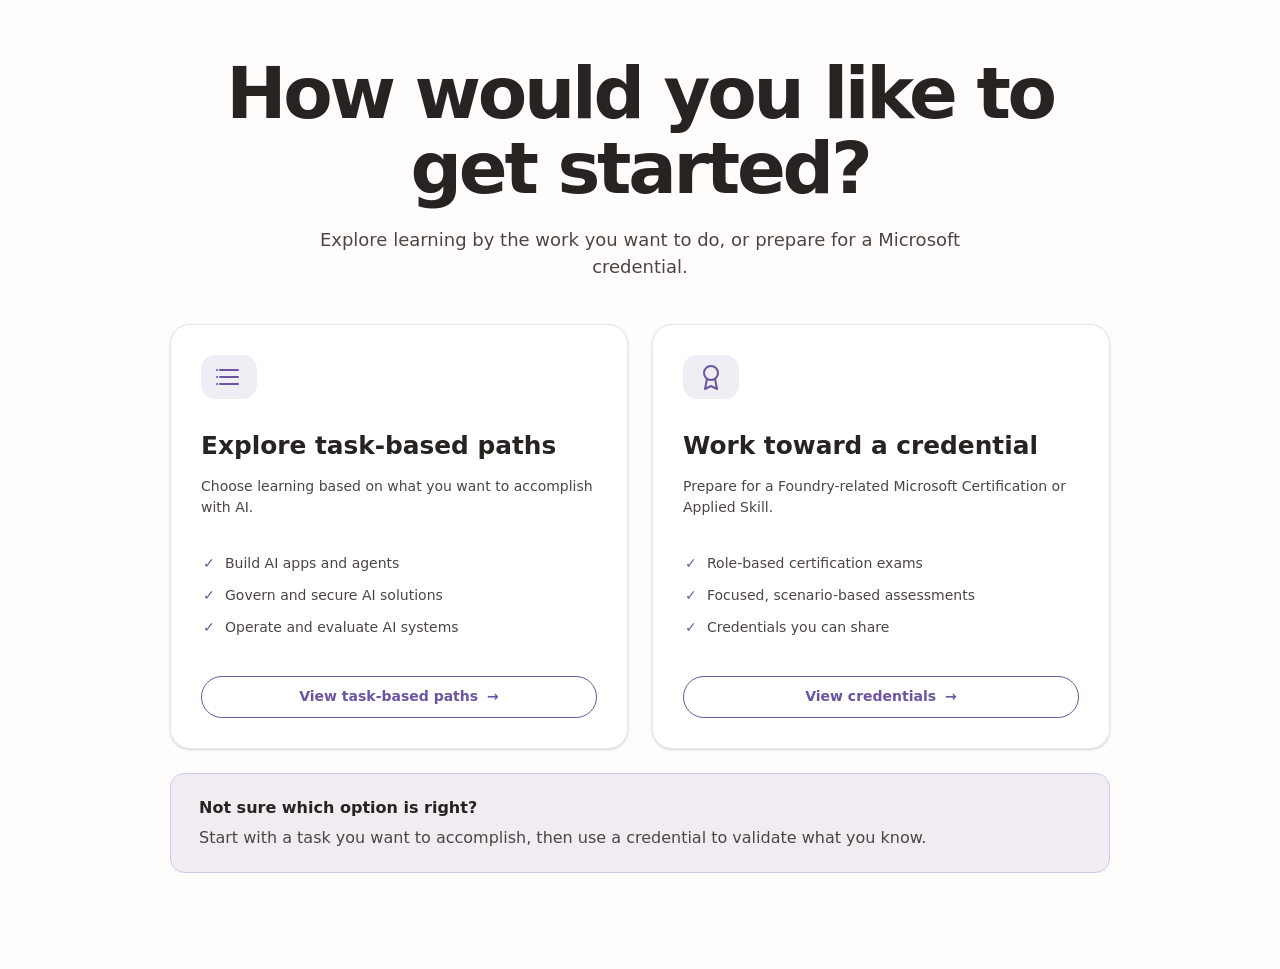
<file: simulated-onboarding/foundry-guided-discovery/index.html>
<!doctype html>
<html lang="en">
  <head>
    <meta charset="UTF-8" />
    <meta name="viewport" content="width=device-width, initial-scale=1.0" />
    <meta
      name="description"
      content="A guided Microsoft Foundry learning and credential discovery simulation."
    />
    <title>Guided Microsoft Foundry discovery</title>
    <link rel="stylesheet" href="../shared-theme.css" />
    <link rel="stylesheet" href="styles.css" />
  </head>
  <body>
    <a class="skip-link" href="#main">Skip to main content</a>

    <main id="main">
      <section id="route-view" class="view route-view" aria-labelledby="route-title">
        <div class="page-heading">
          <h1 id="route-title" tabindex="-1">How would you like to get started?</h1>
          <p>Explore learning by the work you want to do, or prepare for a Microsoft credential.</p>
        </div>

        <div class="choice-grid route-grid">
          <button class="choice-card route-card" type="button" data-mode="tasks">
            <span class="line-icon" aria-hidden="true">
              <svg viewBox="0 0 32 32">
                <path d="M7 9h18M7 16h18M7 23h18M4 9h.1M4 16h.1M4 23h.1" />
              </svg>
            </span>
            <span class="choice-copy">
              <strong>Explore task-based paths</strong>
              <small>Choose learning based on what you want to accomplish with AI.</small>
              <ul>
                <li>Build AI apps and agents</li>
                <li>Govern and secure AI solutions</li>
                <li>Operate and evaluate AI systems</li>
              </ul>
              <span class="card-action">View task-based paths <b aria-hidden="true">→</b></span>
            </span>
          </button>

          <button class="choice-card route-card" type="button" data-mode="credentials">
            <span class="line-icon" aria-hidden="true">
              <svg viewBox="0 0 32 32">
                <circle cx="16" cy="12" r="7" />
                <path d="m12 18-2 10 6-3 6 3-2-10" />
              </svg>
            </span>
            <span class="choice-copy">
              <strong>Work toward a credential</strong>
              <small>Prepare for a Foundry-related Microsoft Certification or Applied Skill.</small>
              <ul>
                <li>Role-based certification exams</li>
                <li>Focused, scenario-based assessments</li>
                <li>Credentials you can share</li>
              </ul>
              <span class="card-action">View credentials <b aria-hidden="true">→</b></span>
            </span>
          </button>
        </div>

        <aside class="guidance">
          <strong>Not sure which option is right?</strong>
          <p>Start with a task you want to accomplish, then use a credential to validate what you know.</p>
        </aside>
      </section>

      <section id="results-view" class="view paths-view" aria-labelledby="results-title" hidden>
        <button class="back-button" type="button">
          <span aria-hidden="true">←</span> Back
        </button>
        <div class="page-heading">
          <h1 id="results-title" tabindex="-1"></h1>
          <p id="results-description"></p>
        </div>
        <div
          id="portfolio-toggle"
          class="portfolio-toggle"
          role="group"
          aria-label="Choose portfolio view"
          hidden
        >
          <button type="button" data-portfolio="current" aria-pressed="true">Current</button>
          <button type="button" data-portfolio="planned" aria-pressed="false">Planned</button>
        </div>

        <p id="loading-state" class="loading-state" hidden>Loading learning paths...</p>
        <div id="theme-list" class="theme-list"></div>
      </section>
    </main>

    <template id="theme-template">
      <section class="theme">
        <div class="theme-heading">
          <h2></h2>
          <p></p>
        </div>
        <div class="path-grid"></div>
      </section>
    </template>

    <template id="path-template">
      <a class="path-card" target="_blank" rel="noreferrer">
        <strong></strong>
        <em></em>
        <small></small>
        <span class="path-link"></span>
      </a>
    </template>

    <template id="planned-path-template">
      <section class="planned-path">
        <button class="planned-detail-back" type="button">
          <span aria-hidden="true">←</span> Back to planned paths
        </button>
        <div class="planned-path-heading">
          <div>
            <h2></h2>
            <p></p>
          </div>
          <span class="planned-module-count"></span>
        </div>
        <ol class="module-sequence"></ol>
      </section>
    </template>

    <template id="planned-card-template">
      <button class="path-card planned-path-card" type="button">
        <strong></strong>
        <em></em>
        <small></small>
        <span class="path-link">View planned path <b aria-hidden="true">→</b></span>
      </button>
    </template>

    <template id="module-template">
      <li>
        <article class="module-card">
          <div class="module-badges">
            <span class="module-level"></span>
            <span class="module-cert"></span>
          </div>
          <div>
            <h3></h3>
            <p></p>
          </div>
        </article>
      </li>
    </template>

    <script src="script.js"></script>
  </body>
</html>
</file>
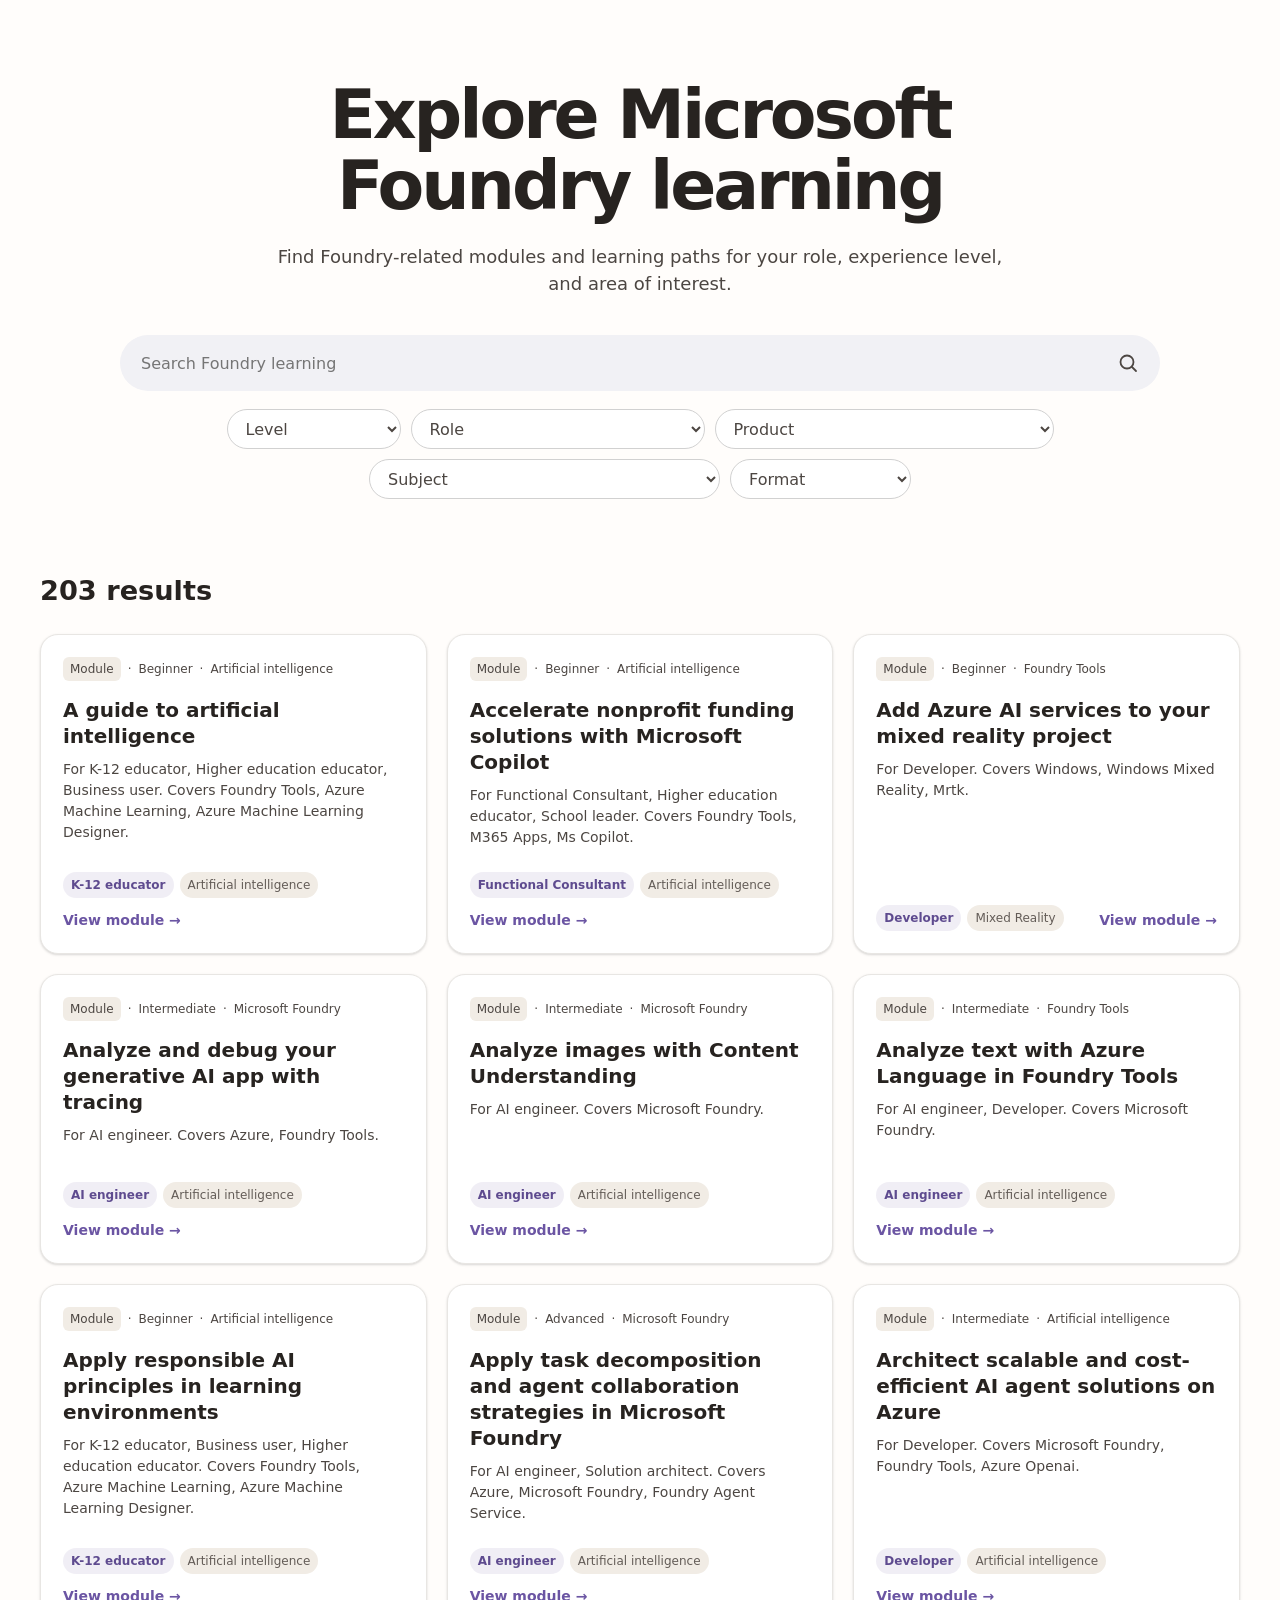
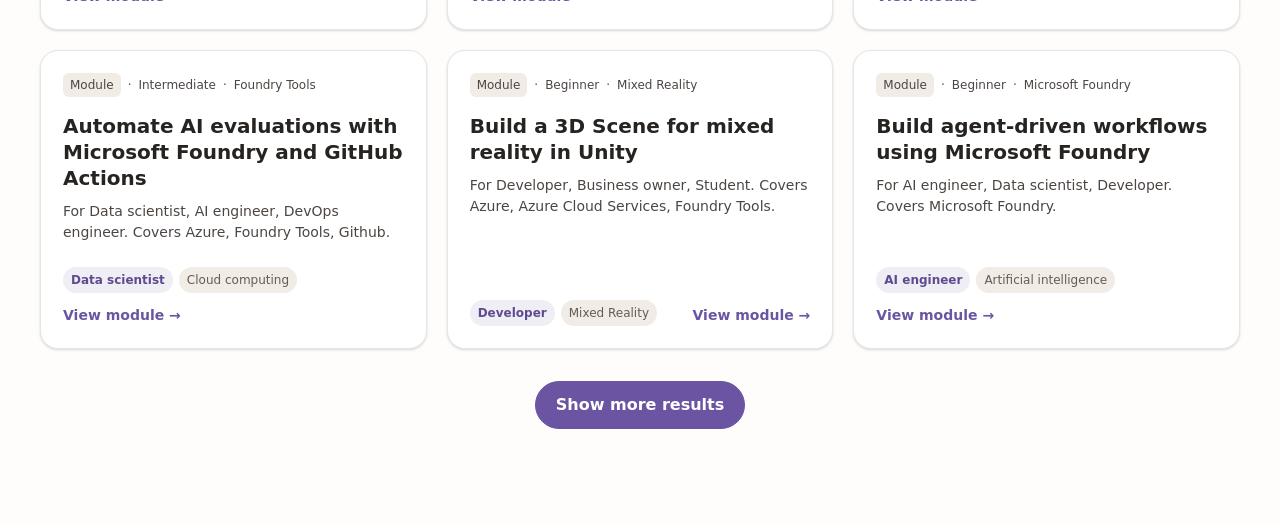
<file: simulated-onboarding/foundry-module-search/index.html>
<!doctype html>
<html lang="en">
  <head>
    <meta charset="UTF-8" />
    <meta name="viewport" content="width=device-width, initial-scale=1.0" />
    <meta
      name="description"
      content="Search Microsoft Learn modules and learning paths related to Microsoft Foundry."
    />
    <title>Microsoft Foundry learning search</title>
    <link rel="stylesheet" href="../shared-theme.css" />
    <link rel="stylesheet" href="styles.css" />
  </head>
  <body>
    <a class="skip-link" href="#search-results">Skip to search results</a>

    <main>
      <header class="hero">
        <h1>Explore Microsoft Foundry learning</h1>
        <p>
          Find Foundry-related modules and learning paths for your role, experience level, and
          area of interest.
        </p>
      </header>

      <section class="catalog-controls" aria-labelledby="search-heading">
        <h2 id="search-heading" class="sr-only">Search and filter Foundry learning</h2>

        <form id="search-form" role="search">
          <label class="search-box">
            <span class="sr-only">Search Foundry learning</span>
            <input
              id="search-input"
              type="search"
              placeholder="Search Foundry learning"
              autocomplete="off"
            />
            <svg viewBox="0 0 24 24" aria-hidden="true">
              <circle cx="11" cy="11" r="6.5"></circle>
              <path d="m16 16 4 4"></path>
            </svg>
          </label>

          <div class="filters">
            <label>
              <span class="sr-only">Filter by level</span>
              <select id="level-filter" name="level">
                <option value="">Level</option>
              </select>
            </label>
            <label>
              <span class="sr-only">Filter by role</span>
              <select id="role-filter" name="role">
                <option value="">Role</option>
              </select>
            </label>
            <label>
              <span class="sr-only">Filter by product</span>
              <select id="product-filter" name="product">
                <option value="">Product</option>
              </select>
            </label>
            <label>
              <span class="sr-only">Filter by subject</span>
              <select id="subject-filter" name="subject">
                <option value="">Subject</option>
              </select>
            </label>
            <label>
              <span class="sr-only">Filter by format</span>
              <select id="format-filter" name="format">
                <option value="">Format</option>
                <option value="learning-path">Learning path</option>
                <option value="module">Module</option>
              </select>
            </label>
          </div>
        </form>
      </section>

      <section id="search-results" class="results" aria-labelledby="results-title">
        <div class="results-heading">
          <div>
            <h2 id="results-title" aria-live="polite">
              <span id="result-count">0</span> results
            </h2>
          </div>
          <button id="clear-filters" type="button" hidden>Clear filters</button>
        </div>

        <p id="loading-state" class="status-message">Loading Foundry learning...</p>
        <div id="card-grid" class="card-grid" aria-busy="true"></div>

        <div id="empty-state" class="empty-state" hidden>
          <h3>No learning content matches those filters</h3>
          <p>Try a broader search or clear one or more filters.</p>
          <button type="button">Clear all filters</button>
        </div>

        <div class="more-row">
          <button id="show-more" type="button" hidden>Show more results</button>
        </div>
      </section>
    </main>

    <template id="result-card-template">
      <article class="catalog-card">
        <div class="card-meta">
          <span class="format"></span><span class="level"></span><span class="service"></span>
        </div>
        <h3></h3>
        <p class="module-summary"></p>
        <div class="card-footer">
          <div class="tags">
            <span class="role-tag"></span>
            <span class="subject-tag"></span>
          </div>
          <a target="_blank" rel="noreferrer"></a>
        </div>
      </article>
    </template>

    <script src="script.js"></script>
  </body>
</html>
</file>
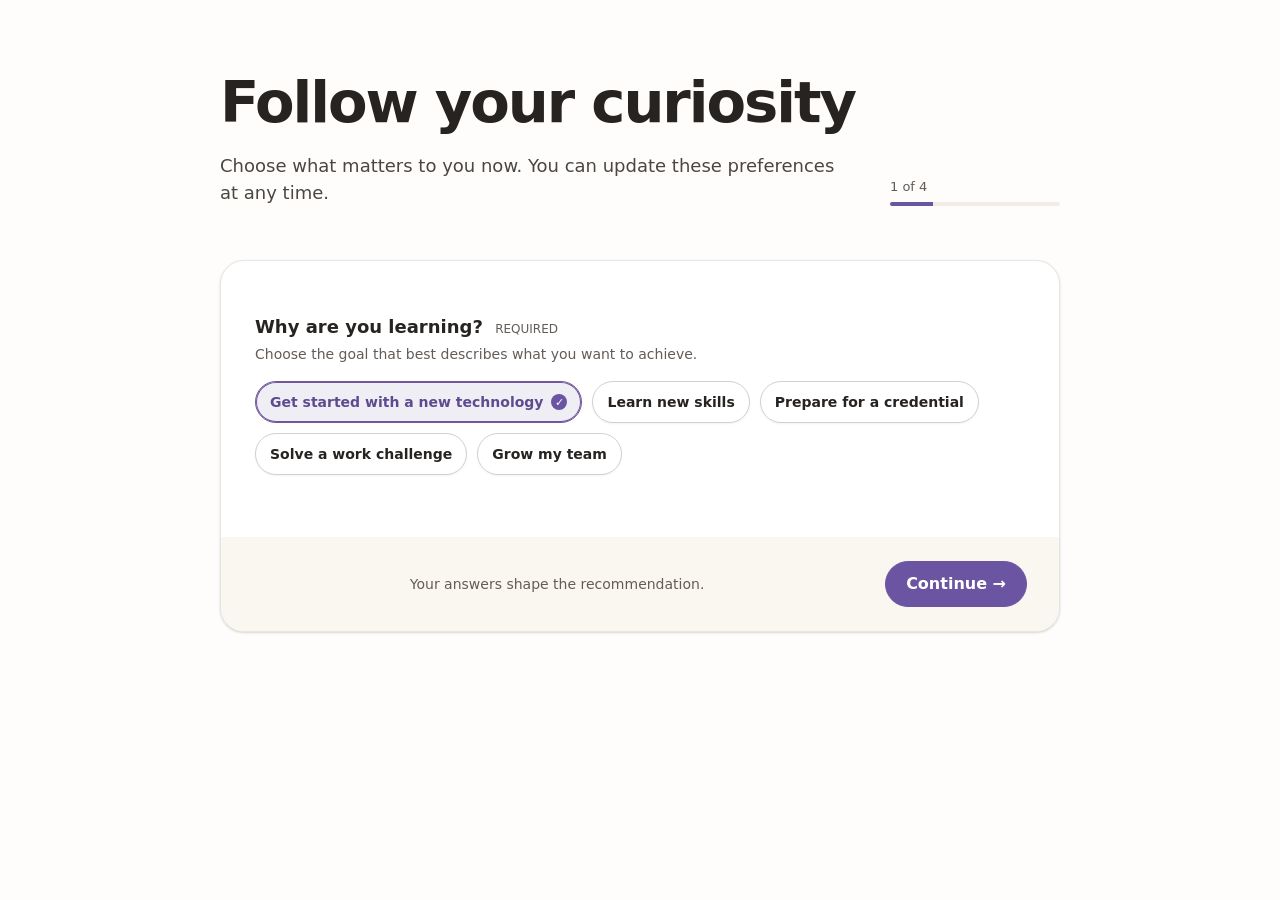
<file: simulated-onboarding/guided-personalization/index.html>
<!doctype html>
<html lang="en">
  <head>
    <meta charset="UTF-8" />
    <meta name="viewport" content="width=device-width, initial-scale=1.0" />
    <meta
      name="description"
      content="A guided Skills Navigator onboarding simulation inspired by preference-based learning platforms."
    />
    <title>Guided personalization simulation</title>
    <link rel="stylesheet" href="../shared-theme.css" />
    <link rel="stylesheet" href="styles.css" />
  </head>
  <body>
    <a class="skip-link" href="#main">Skip to main content</a>

    <main id="main">
      <section id="onboarding-view" class="onboarding-view" aria-labelledby="onboarding-title">
        <div class="onboarding-heading">
          <div>
            <h1 id="onboarding-title" tabindex="-1">Follow your curiosity</h1>
            <p>Choose what matters to you now. You can update these preferences at any time.</p>
          </div>
          <div id="step" class="step" aria-label="Step 1 of 4">
            <span id="step-label">1 of 4</span>
            <span class="step-track"><i id="step-progress"></i></span>
          </div>
        </div>

        <form id="personalization-form">
          <fieldset data-step="0" aria-labelledby="goal-question">
            <h2 id="goal-question" class="question-title">Why are you learning? <span>Required</span></h2>
            <p class="field-help">Choose the goal that best describes what you want to achieve.</p>
            <div class="chips" data-selection="single">
              <label><input type="radio" name="goal" value="Get started with a new technology" checked /><span>Get started with a new technology</span></label>
              <label><input type="radio" name="goal" value="Learn new skills" /><span>Learn new skills</span></label>
              <label><input type="radio" name="goal" value="Prepare for a credential" /><span>Prepare for a credential</span></label>
              <label><input type="radio" name="goal" value="Solve a work challenge" /><span>Solve a work challenge</span></label>
              <label><input type="radio" name="goal" value="Grow my team" /><span>Grow my team</span></label>
            </div>
          </fieldset>

          <fieldset data-step="1" aria-labelledby="role-question" hidden>
            <h2 id="role-question" class="question-title">Which role is closest to your work?</h2>
            <p class="field-help">Select one or more roles so recommendations use relevant scenarios.</p>
            <div class="chips">
              <label><input type="checkbox" name="role" value="Executive" /><span>Executive</span></label>
              <label><input type="checkbox" name="role" value="Developer" checked /><span>Developer</span></label>
              <label><input type="checkbox" name="role" value="IT professional" /><span>IT professional</span></label>
              <label><input type="checkbox" name="role" value="Data professional" /><span>Data professional</span></label>
              <label><input type="checkbox" name="role" value="Security professional" /><span>Security professional</span></label>
              <label><input type="checkbox" name="role" value="Sales" /><span>Sales</span></label>
              <label><input type="checkbox" name="role" value="Marketing" /><span>Marketing</span></label>
              <label><input type="checkbox" name="role" value="Customer service" /><span>Customer service</span></label>
              <label><input type="checkbox" name="role" value="Faculty" /><span>Faculty</span></label>
              <label><input type="checkbox" name="role" value="Non-profit" /><span>Non-profit</span></label>
              <label><input type="checkbox" name="role" value="Student" /><span>Student</span></label>
            </div>
          </fieldset>

          <fieldset data-step="2" aria-labelledby="topic-question" hidden>
            <h2 id="topic-question" class="question-title">What are you interested in?</h2>
            <p class="field-help">Pick as many topics as you like.</p>
            <div class="chips topic-chips">
              <label><input type="checkbox" name="topic" value="Azure cloud" checked /><span>Azure cloud</span></label>
              <label><input type="checkbox" name="topic" value="Security" checked /><span>Security</span></label>
              <label><input type="checkbox" name="topic" value="Data and analytics" /><span>Data and analytics</span></label>
              <label><input type="checkbox" name="topic" value="Power Platform" /><span>Power Platform</span></label>
              <label><input type="checkbox" name="topic" value="Microsoft 365" /><span>Microsoft 365</span></label>
              <label><input type="checkbox" name="topic" value="Developer tools" /><span>Developer tools</span></label>
              <label><input type="checkbox" name="topic" value="AI and agents" /><span>AI and agents</span></label>
            </div>
          </fieldset>

          <fieldset data-step="3" aria-labelledby="level-question" hidden>
            <h2 id="level-question" class="question-title">What's your comfort level?</h2>
            <p class="field-help">Choose the level that best reflects your current experience.</p>
            <div class="level-options">
              <label>
                <input type="radio" name="level" value="Beginner" />
                <span>Beginner</span>
              </label>
              <label>
                <input type="radio" name="level" value="Intermediate" checked />
                <span>Intermediate</span>
              </label>
              <label>
                <input type="radio" name="level" value="Advanced" />
                <span>Advanced</span>
              </label>
            </div>
            <p id="level-description" class="level-description">
              Intermediate: I understand the fundamentals and want to apply them in my work.
            </p>
          </fieldset>

          <div class="form-footer">
            <button id="back-button" class="secondary-button" type="button" hidden>
              <span aria-hidden="true">←</span> Back
            </button>
            <p>Your answers shape the recommendation.</p>
            <button id="next-button" class="primary-button" type="button">
              Continue <span aria-hidden="true">→</span>
            </button>
            <button id="create-button" class="primary-button" type="submit" hidden>
              Create my experience <span aria-hidden="true">→</span>
            </button>
          </div>
        </form>
      </section>

      <section id="dashboard-view" class="dashboard-view" aria-labelledby="dashboard-title" hidden>
        <div class="dashboard-content">
          <div class="welcome">
            <h1 id="dashboard-title" tabindex="-1">Your learning path is ready</h1>
            <p id="personalized-summary"></p>
          </div>

          <section id="recommendations" class="recommendations" aria-labelledby="recommendations-title">
            <div class="section-heading">
              <div>
                <h2 id="recommendations-title">Start with this learning path</h2>
              </div>
            </div>

            <article class="path-card">
              <div class="path-art" aria-hidden="true">
                <span id="path-icon">△</span>
              </div>
              <div class="path-body">
                <div class="card-meta">
                  <span class="content-kind">Learning path</span>
                  <span id="path-duration">5h 10m</span>
                  <span id="path-level">Intermediate</span>
                </div>
                <h3 id="path-title">Build and operate solutions on Azure</h3>
                <p id="path-description">
                  Build a strong Azure foundation, deploy common workloads, and apply security and
                  reliability practices.
                </p>
                <div class="path-footer">
                  <div class="progress-wrapper">
                    <span class="progress-label">Not started</span>
                    <span class="progress"><i></i></span>
                  </div>
                  <div class="result-actions">
                    <button id="edit-preferences" class="secondary-button" type="button">Change answers</button>
                    <button class="primary-button" type="button">Start learning</button>
                  </div>
                </div>
              </div>
            </article>
          </section>
        </div>
      </section>
    </main>

    <script src="script.js"></script>
  </body>
</html>
</file>
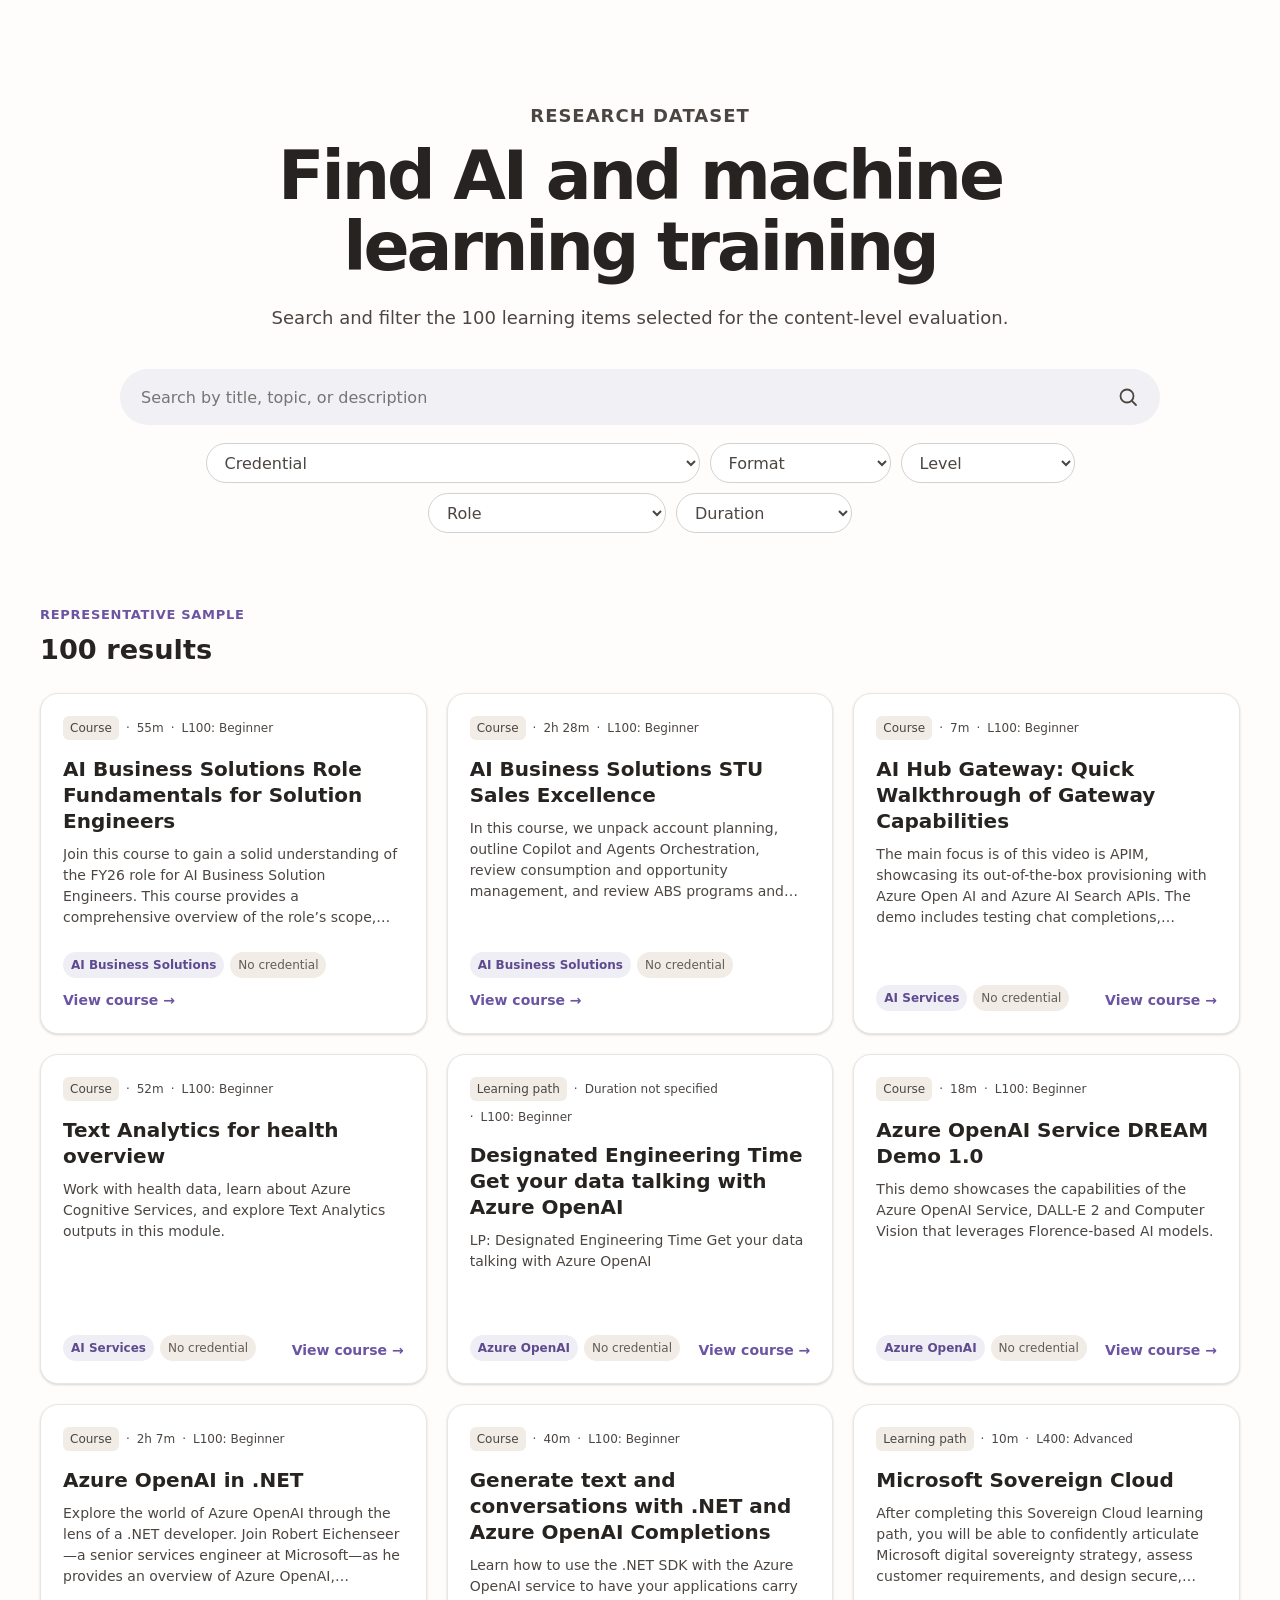
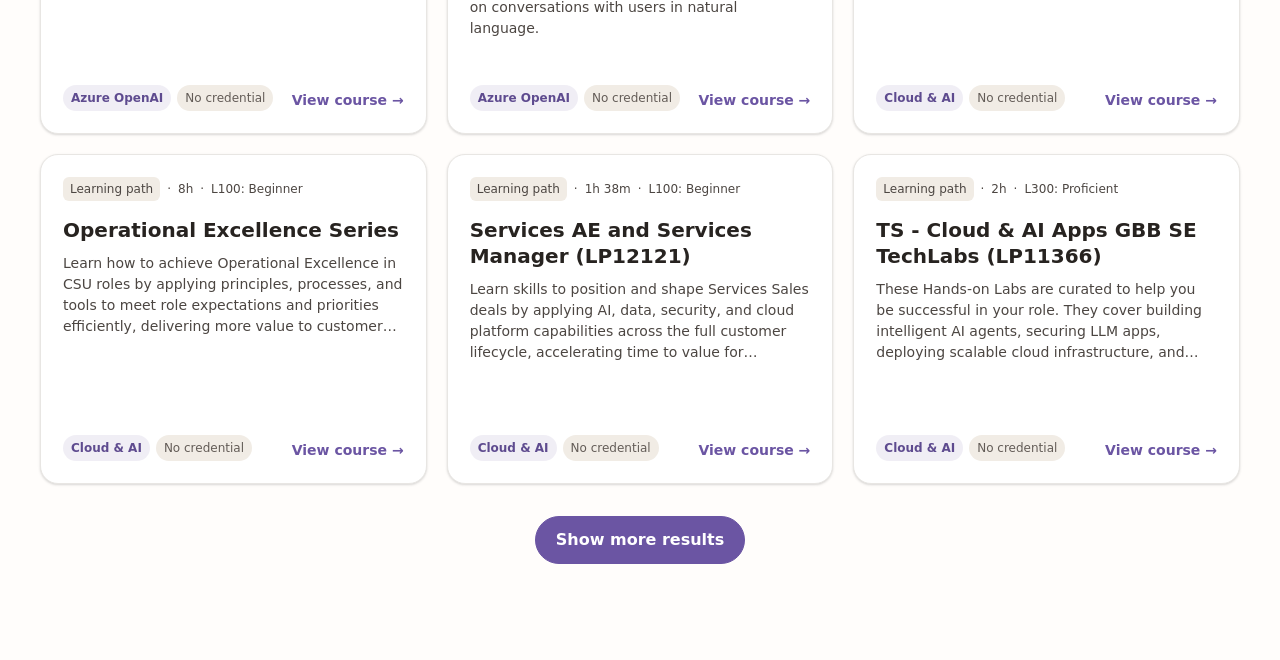
<file: simulated-onboarding/sample-content-search/index.html>
<!doctype html>
<html lang="en">
  <head>
    <meta charset="UTF-8" />
    <meta name="viewport" content="width=device-width, initial-scale=1.0" />
    <meta
      name="description"
      content="A simulated search experience using the 100-item AI and machine learning research sample."
    />
    <title>Sample content search simulation</title>
    <link rel="stylesheet" href="../shared-theme.css" />
    <link rel="stylesheet" href="styles.css" />
  </head>
  <body>
    <a class="skip-link" href="#search-results">Skip to search results</a>

    <main>
      <header class="hero">
        <p class="eyebrow">Research dataset</p>
        <h1>Find AI and machine learning training</h1>
        <p>
          Search and filter the 100 learning items selected for the content-level evaluation.
        </p>
      </header>

      <section class="catalog-controls" aria-labelledby="search-heading">
        <h2 id="search-heading" class="sr-only">Search and filter the sample</h2>

        <form id="search-form" role="search">
          <label class="search-box">
            <span class="sr-only">Search the content sample</span>
            <input
              id="search-input"
              type="search"
              placeholder="Search by title, topic, or description"
              autocomplete="off"
            />
            <svg viewBox="0 0 24 24" aria-hidden="true">
              <circle cx="11" cy="11" r="6.5"></circle>
              <path d="m16 16 4 4"></path>
            </svg>
          </label>

          <div class="filters">
            <label>
              <span class="sr-only">Filter by credential</span>
              <select id="credential-filter" name="credential">
                <option value="">Credential</option>
              </select>
            </label>
            <label>
              <span class="sr-only">Filter by format</span>
              <select id="format-filter" name="format">
                <option value="">Format</option>
              </select>
            </label>
            <label>
              <span class="sr-only">Filter by proficiency level</span>
              <select id="level-filter" name="level">
                <option value="">Level</option>
              </select>
            </label>
            <label>
              <span class="sr-only">Filter by role</span>
              <select id="role-filter" name="role">
                <option value="">Role</option>
              </select>
            </label>
            <label>
              <span class="sr-only">Filter by duration</span>
              <select id="duration-filter" name="duration">
                <option value="">Duration</option>
                <option value="Under 1 hour">Under 1 hour</option>
                <option value="1–3 hours">1–3 hours</option>
                <option value="3–6 hours">3–6 hours</option>
                <option value="Over 6 hours">Over 6 hours</option>
                <option value="Not specified">Not specified</option>
              </select>
            </label>
          </div>
        </form>
      </section>

      <section id="search-results" class="results" aria-labelledby="results-title">
        <div class="results-heading">
          <div>
            <p class="eyebrow">Representative sample</p>
            <h2 id="results-title" aria-live="polite">
              <span id="result-count">100</span> results
            </h2>
          </div>
          <button id="clear-filters" type="button" hidden>Clear filters</button>
        </div>

        <p id="loading-state" class="status-message">Loading the content sample…</p>
        <div id="card-grid" class="card-grid" aria-busy="true"></div>

        <div id="empty-state" class="empty-state" hidden>
          <h3>No content matches those filters</h3>
          <p>Try a broader search or clear one or more filters.</p>
          <button type="button">Clear all filters</button>
        </div>

        <div class="more-row">
          <button id="show-more" type="button" hidden>Show more results</button>
        </div>
      </section>
    </main>

    <template id="result-card-template">
      <article class="catalog-card">
        <div class="card-meta">
          <span class="format"></span><span class="duration"></span><span class="level"></span>
        </div>
        <h3></h3>
        <p></p>
        <div class="card-footer">
          <div class="tags">
            <span class="skill-tag"></span>
            <span class="credential-tag"></span>
          </div>
          <a target="_blank" rel="noreferrer">View course <span aria-hidden="true">→</span></a>
        </div>
      </article>
    </template>

    <script src="script.js"></script>
  </body>
</html>
</file>
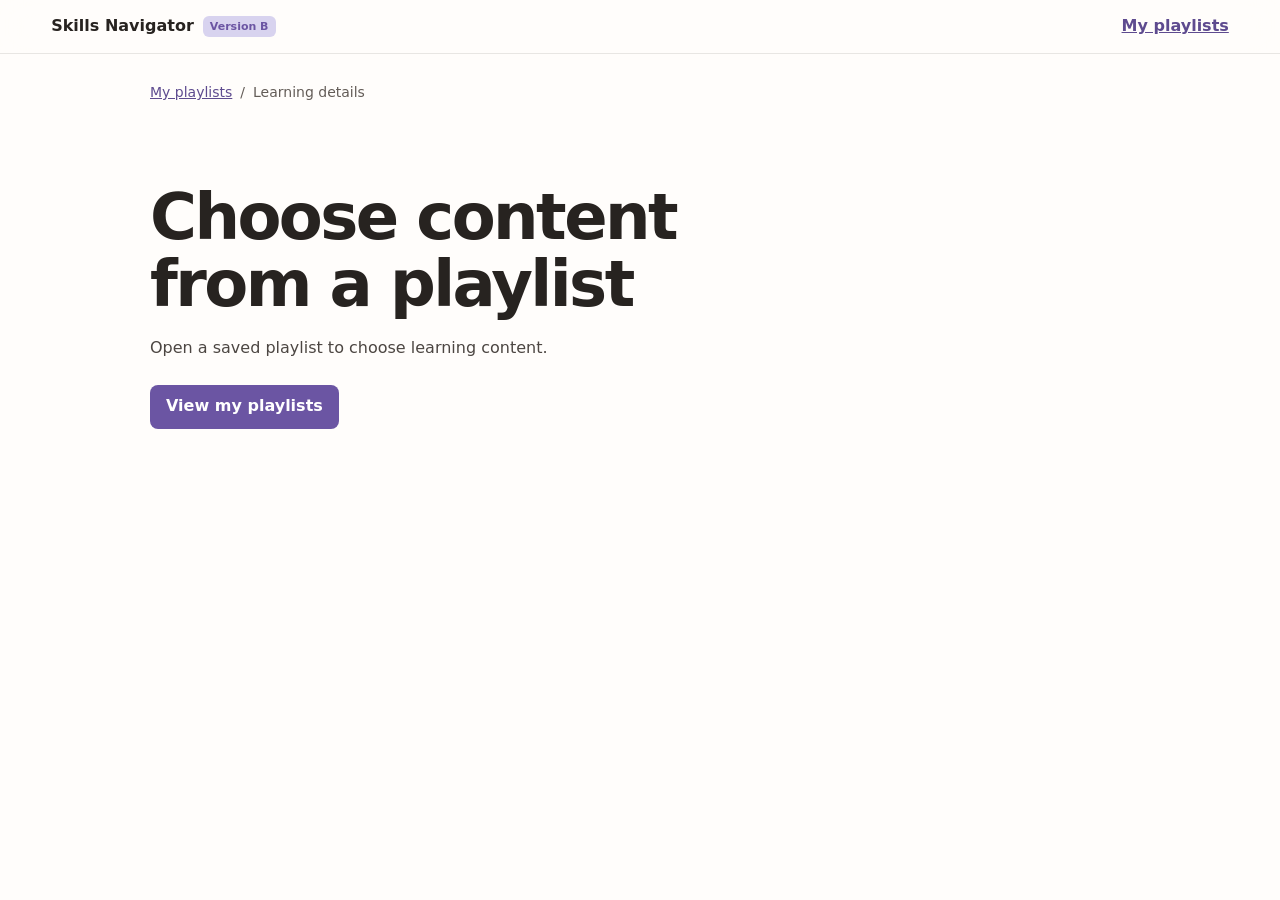
<file: simulated-onboarding/agentic-skilling-platform-b/content.html>
<!doctype html>
<html lang="en">
  <head>
    <meta charset="UTF-8" />
    <meta name="viewport" content="width=device-width, initial-scale=1.0" />
    <meta
      name="description"
      content="Learning content details in the Skills Navigator prototype."
    />
    <title>Learning details — Skills Navigator</title>
    <link rel="stylesheet" href="../shared-theme.css" />
    <link rel="stylesheet" href="styles.css" />
  </head>
  <body>
    <a class="skip-link" href="#content-detail">Skip to learning details</a>

    <header class="app-header">
      <a class="brand" href="index.html">
        Skills Navigator
        <span class="version-label">Version B</span>
      </a>
      <a class="profile-back-link" href="profile.html">My playlists</a>
    </header>

    <main id="content-detail" class="content-detail-main">
      <nav class="content-breadcrumb" aria-label="Breadcrumb">
        <a href="profile.html">My playlists</a>
        <span aria-hidden="true">/</span>
        <span>Learning details</span>
      </nav>

      <article id="content-detail-view" hidden>
        <header class="content-hero">
          <p id="content-type" class="content-eyebrow"></p>
          <h1 id="content-title"></h1>
          <p id="content-description" class="content-description"></p>
          <ul class="content-facts" aria-label="Learning content details">
            <li id="content-duration"></li>
            <li id="content-level"></li>
          </ul>
          <a
            id="content-start-link"
            class="content-primary-action"
            target="_blank"
            rel="noopener noreferrer"
          >
            Start learning
            <span aria-hidden="true">→</span>
          </a>
        </header>

        <div class="content-primary-sections">
          <section aria-labelledby="prerequisites-heading">
            <h2 id="prerequisites-heading">Prerequisites</h2>
            <ul id="content-prerequisites"></ul>
          </section>

          <section aria-labelledby="objectives-heading">
            <h2 id="objectives-heading">Learning objectives</h2>
            <p>By the end of this content, you’ll be able to:</p>
            <ul id="content-objectives"></ul>
          </section>
        </div>

        <section class="content-taxonomy" aria-labelledby="content-fit-heading">
          <div>
            <p class="content-section-label">Related categories</p>
            <h2 id="content-fit-heading">Where this learning fits</h2>
            <p>Use these categories to connect this content to your role and skill goals.</p>
          </div>
          <div class="content-taxonomy-group">
            <h3>Roles</h3>
            <div id="content-roles" class="content-tags"></div>
          </div>
          <div class="content-taxonomy-group">
            <h3>Skills</h3>
            <div id="content-skills" class="content-tags"></div>
          </div>
        </section>
      </article>

      <section id="content-empty-state" class="content-empty-state" hidden>
        <h1>Choose content from a playlist</h1>
        <p>Open a saved playlist to choose learning content.</p>
        <a class="content-primary-action" href="profile.html">View my playlists</a>
      </section>
    </main>

    <script src="content.js"></script>
  </body>
</html>
</file>
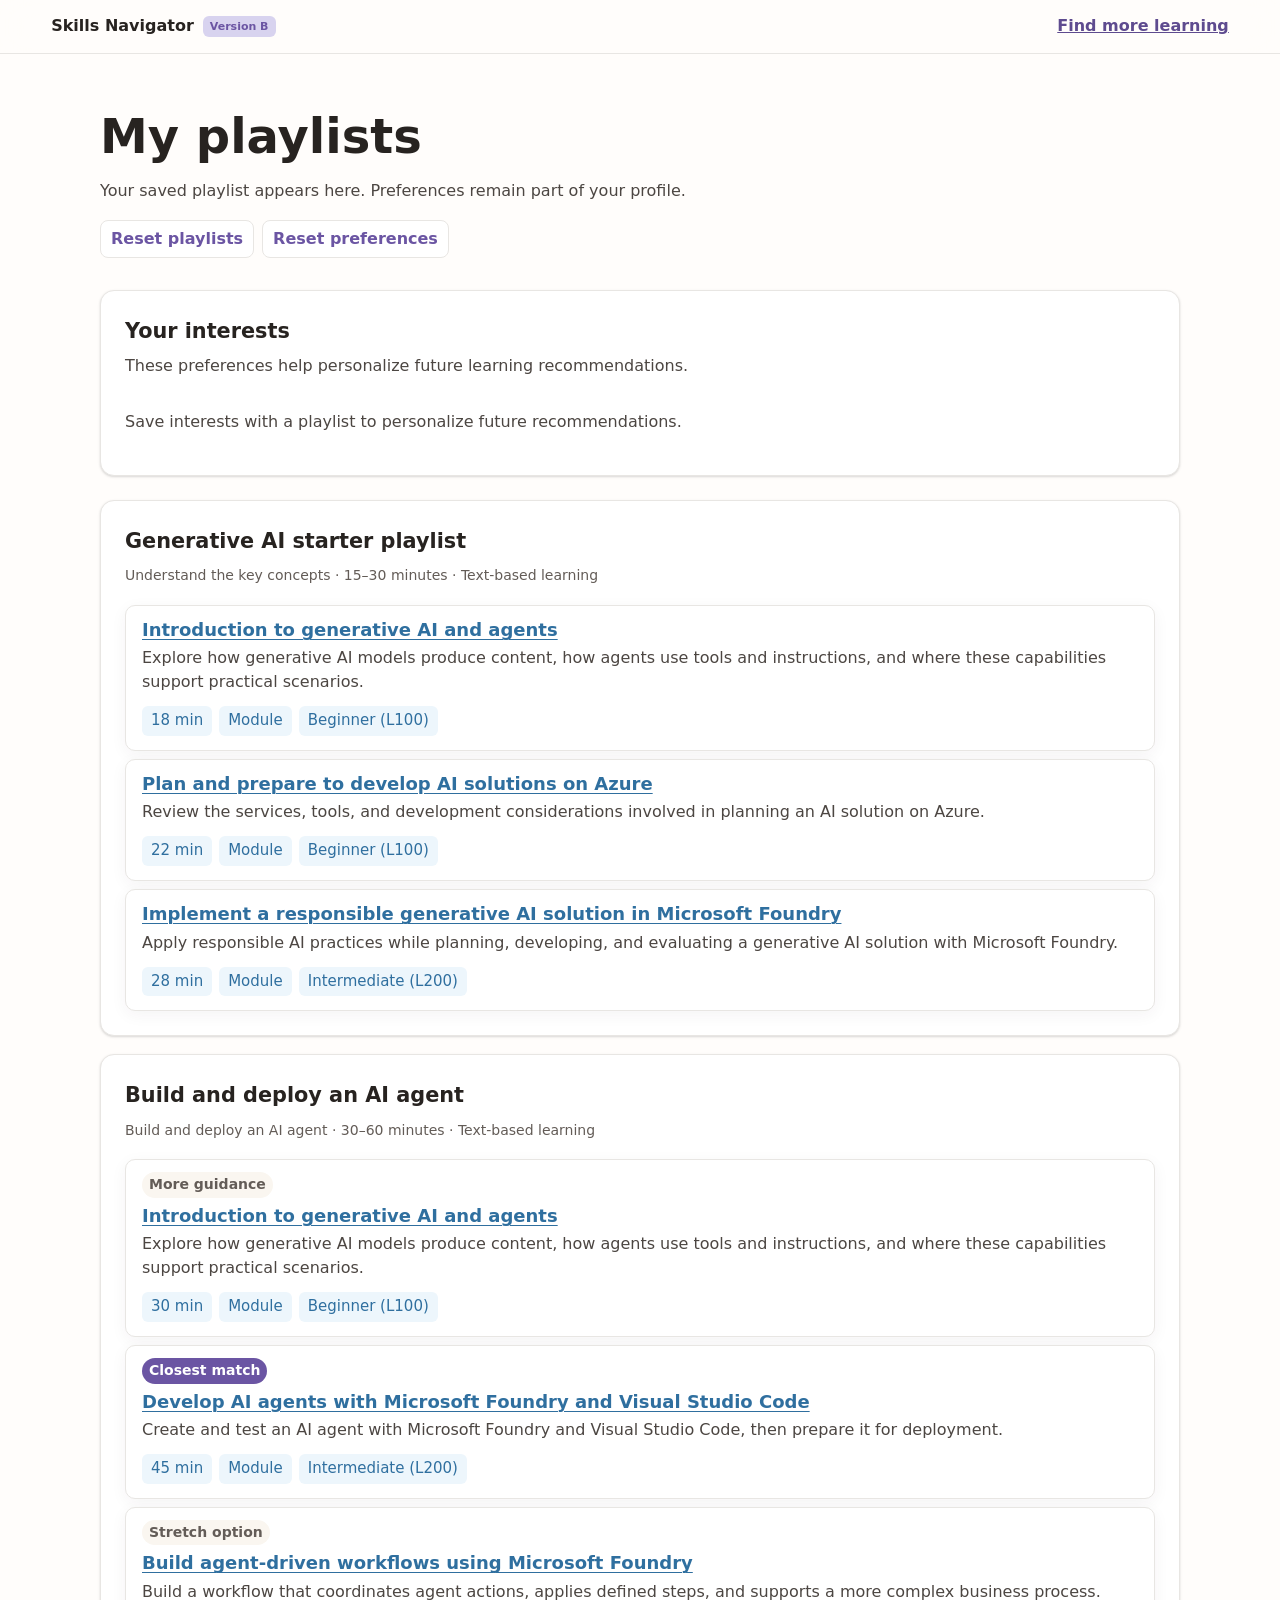
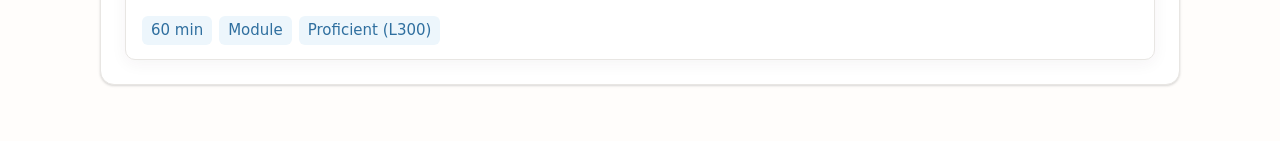
<file: simulated-onboarding/agentic-skilling-platform-b/profile.html>
<!doctype html>
<html lang="en">
  <head>
    <meta charset="UTF-8" />
    <meta name="viewport" content="width=device-width, initial-scale=1.0" />
    <meta
      name="description"
      content="Saved learning playlists in the Skills Navigator prototype."
    />
    <title>My playlists</title>
    <link rel="stylesheet" href="../shared-theme.css" />
    <link rel="stylesheet" href="styles.css" />
  </head>
  <body>
    <a class="skip-link" href="#profile-content">Skip to saved playlists</a>

    <header class="app-header">
      <a class="brand" href="index.html">
        Skills Navigator
        <span class="version-label">Version B</span>
      </a>
      <a class="profile-back-link" href="index.html">Find more learning</a>
    </header>

    <main id="profile-content" class="profile-main">
      <div class="profile-heading">
        <h1>My playlists</h1>
        <p>Your saved playlist appears here. Preferences remain part of your profile.</p>
        <div class="profile-reset-actions" aria-label="Reset saved profile data">
          <button id="reset-playlists" type="button">Reset playlists</button>
          <button id="reset-preferences" type="button">Reset preferences</button>
        </div>
        <p id="profile-reset-status" class="save-status" role="status"></p>
      </div>

      <section class="profile-interests" aria-labelledby="profile-interests-heading">
        <h2 id="profile-interests-heading">Your interests</h2>
        <p>These preferences help personalize future learning recommendations.</p>
        <div id="profile-interests-list" class="profile-interest-groups"></div>
      </section>

      <div id="saved-playlists" class="saved-playlists"></div>
    </main>

    <template id="saved-playlist-template">
      <article class="saved-playlist">
        <h2></h2>
        <p class="saved-playlist-meta"></p>
        <div
          class="starter-option-list hybrid-result-shell details-below"
          aria-label="Saved playlist content"
        ></div>
      </article>
    </template>

    <script src="learning-catalog.js"></script>
    <script src="profile.js"></script>
  </body>
</html>
</file>
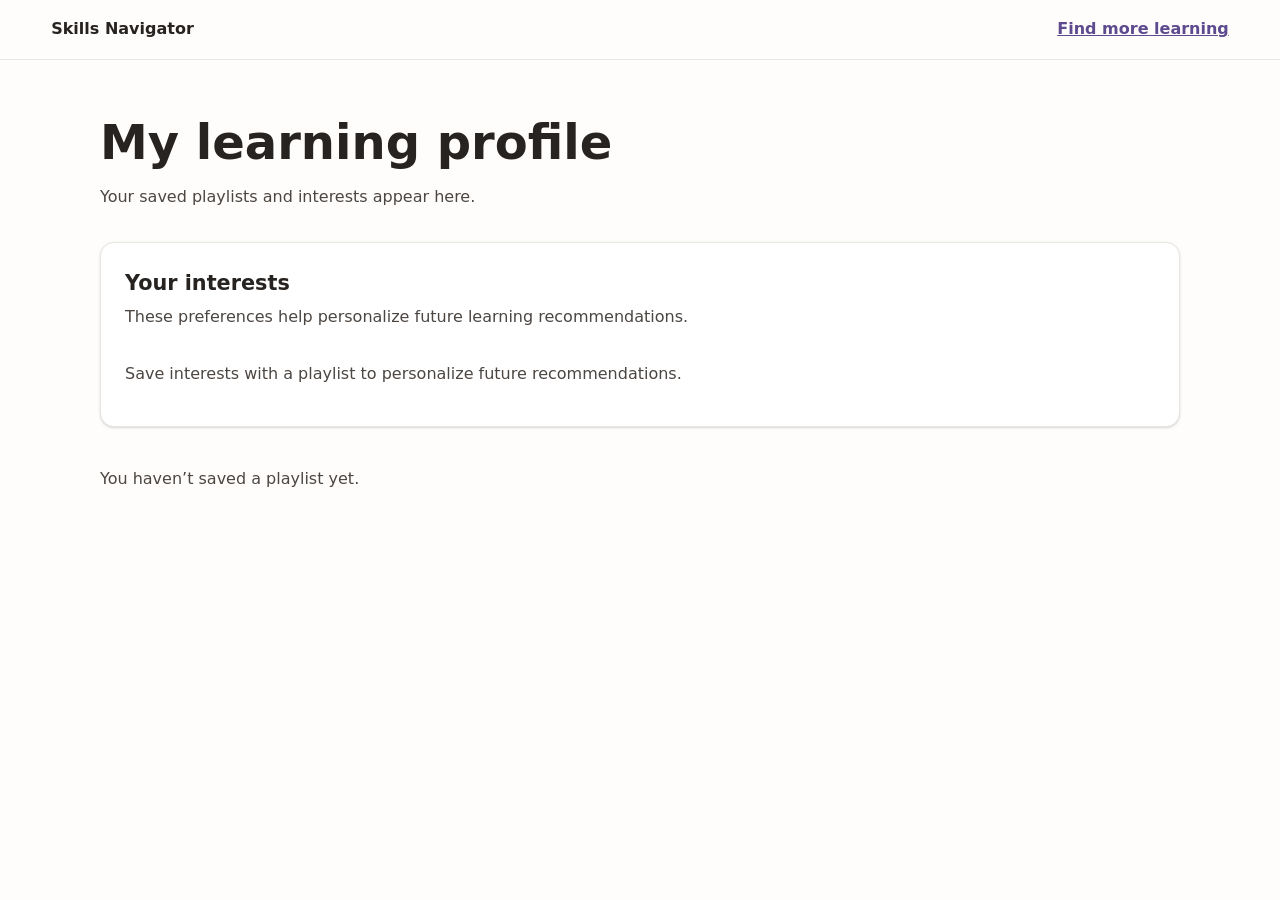
<file: simulated-onboarding/agentic-skilling-platform/profile.html>
<!doctype html>
<html lang="en">
  <head>
    <meta charset="UTF-8" />
    <meta name="viewport" content="width=device-width, initial-scale=1.0" />
    <meta
      name="description"
      content="Saved learning playlists in the Skills Navigator prototype."
    />
    <title>My learning profile</title>
    <link rel="stylesheet" href="../shared-theme.css" />
    <link rel="stylesheet" href="styles.css" />
  </head>
  <body>
    <a class="skip-link" href="#profile-content">Skip to saved playlists</a>

    <header class="app-header">
      <a class="brand" href="index.html">Skills Navigator</a>
      <a class="profile-back-link" href="index.html">Find more learning</a>
    </header>

    <main id="profile-content" class="profile-main">
      <div class="profile-heading">
        <h1>My learning profile</h1>
        <p>Your saved playlists and interests appear here.</p>
      </div>

      <section class="profile-interests" aria-labelledby="profile-interests-heading">
        <h2 id="profile-interests-heading">Your interests</h2>
        <p>These preferences help personalize future learning recommendations.</p>
        <div id="profile-interests-list" class="profile-interest-groups"></div>
      </section>

      <div id="saved-playlists" class="saved-playlists"></div>
    </main>

    <template id="saved-playlist-template">
      <article class="saved-playlist">
        <h2></h2>
        <p class="saved-playlist-meta"></p>
        <div class="result-table-shell">
          <table class="result-table">
            <caption class="sr-only">Saved playlist content</caption>
            <thead>
              <tr>
                <th scope="col">Learning option</th>
                <th scope="col">Details</th>
              </tr>
            </thead>
            <tbody></tbody>
          </table>
        </div>
      </article>
    </template>

    <script src="profile.js"></script>
  </body>
</html>
</file>
<file: simulated-onboarding/shared-theme.css>
:root {
  --canvas: #fffdfb;
  --surface: #ffffff;
  --surface-subtle: #faf6f0;
  --surface-muted: #f1ece5;
  --border: #e8e6e3;
  --border-strong: #d1d1d1;
  --text: #272320;
  --text-secondary: #4c4642;
  --text-muted: #635c57;
  --brand: #6b55a3;
  --brand-hover: #5e4b8f;
  --brand-border: #70579c;
  --brand-soft: #d8d3ef;
  --brand-soft-strong: #cfc8ef;
  --brand-tint: #70579c1a;
  --brand-disabled: #9c93b8;
  --success: #2eaa7b;
  --success-soft: #dff6dd;
  --link: #5e4b8f;
  --danger: #c50f1f;
  --font: "Segoe Sans", "Segoe UI", system-ui, -apple-system, BlinkMacSystemFont, sans-serif;
  --shadow-card: 0 1px 3px rgb(0 0 0 / 10%), 0 1px 2px rgb(0 0 0 / 6%);
  --shadow-hover: 0 6px 12px rgb(0 0 0 / 8%), 0 0.5px 3px rgb(0 0 0 / 8%);
}
</file>
<file: simulated-onboarding/index.css>
* {
  box-sizing: border-box;
}

body {
  min-width: 320px;
  min-height: 100vh;
  margin: 0;
  color: var(--text);
  font-family: var(--font);
  background:
    radial-gradient(circle at 84% 10%, #ffecad 0, transparent 24%),
    radial-gradient(circle at 12% 92%, #e9e1f2 0, transparent 25%),
    var(--canvas);
}

main {
  width: min(100% - 48px, 1120px);
  margin-inline: auto;
  padding: 96px 0;
}

header {
  max-width: 720px;
  margin-bottom: 64px;
}

.eyebrow,
.pattern {
  margin: 0 0 8px;
  color: var(--brand);
  font-size: 13px;
  font-weight: 600;
  letter-spacing: 0.06em;
  text-transform: uppercase;
}

h1 {
  margin: 0;
  font-size: clamp(2.5rem, 7vw, 4.5rem);
  font-weight: 600;
  line-height: 1;
  letter-spacing: -0.04em;
}

.intro {
  margin: 24px 0 0;
  color: var(--text-secondary);
  font-size: 19px;
  line-height: 1.6;
}

h2 {
  margin: 0 0 24px;
  font-size: 1rem;
}

.experience-grid {
  display: grid;
  grid-template-columns: repeat(auto-fit, minmax(280px, 1fr));
  gap: 24px;
}

.experience-card {
  display: grid;
  min-height: 320px;
  padding: 28px;
  color: var(--text);
  text-decoration: none;
  background: rgb(255 255 255 / 84%);
  border: 1px solid var(--border);
  border-radius: 24px;
  box-shadow: var(--shadow-card);
  transition: 180ms ease;
}

.experience-card.featured {
  background:
    linear-gradient(140deg, rgb(239 236 248 / 82%), rgb(255 239 218 / 76%)),
    var(--surface);
}

.experience-card:hover {
  border-color: var(--brand-border);
  box-shadow: var(--shadow-hover);
  transform: translateY(-2px);
}

.number {
  color: var(--text-muted);
  font-size: 14px;
}

.experience-card > div {
  align-self: end;
}

.experience-card h3 {
  margin: 0 0 12px;
  font-size: 1.5rem;
  line-height: 1.25;
}

.experience-card p:not(.pattern) {
  margin: 0 0 24px;
  color: var(--text-secondary);
  line-height: 1.55;
}

.open-label {
  color: var(--brand);
  font-weight: 600;
}

a:focus-visible {
  outline: 3px solid var(--brand-border);
  outline-offset: 3px;
}

@media (max-width: 720px) {
  main {
    width: min(100% - 32px, 1120px);
    padding: 56px 0;
  }

  header {
    margin-bottom: 44px;
  }

  .experience-grid {
    grid-template-columns: 1fr;
  }

  .experience-card {
    min-height: 280px;
  }
}
</file>
<file: simulated-onboarding/agentic-skilling-platform-b/styles.css>
* {
  box-sizing: border-box;
}

html {
  color: var(--text);
  background: var(--canvas);
  font-family: var(--font);
  scroll-behavior: smooth;
}

body {
  margin: 0;
  font-size: 16px;
  line-height: 1.55;
}

button,
textarea {
  font: inherit;
}

button {
  color: inherit;
}

.skip-link {
  position: fixed;
  top: 8px;
  left: 8px;
  z-index: 100;
  padding: 8px 12px;
  color: #fff;
  background: var(--brand);
  border-radius: 4px;
  transform: translateY(-150%);
}

.skip-link:focus {
  transform: translateY(0);
}

.app-header {
  position: sticky;
  top: 0;
  z-index: 20;
  display: flex;
  align-items: center;
  justify-content: space-between;
  min-height: 60px;
  padding: 0 clamp(16px, 4vw, 64px);
  background: rgb(255 253 251 / 92%);
  border-bottom: 1px solid var(--border);
  backdrop-filter: blur(10px);
}

.brand {
  display: inline-flex;
  align-items: center;
  gap: 9px;
  color: var(--text);
  font-weight: 700;
  text-decoration: none;
}

.restart-button {
  padding: 6px 10px;
  color: var(--brand);
  font-size: 14px;
  font-weight: 600;
  background: transparent;
  border: 1px solid var(--border-strong);
  border-radius: 6px;
  cursor: pointer;
}

.restart-button:hover {
  background: var(--surface-subtle);
  border-color: var(--brand);
}

.conversation {
  width: 100%;
  min-height: calc(100vh - 60px);
  margin-inline: auto;
  padding: 64px clamp(24px, 6vw, 96px) 280px;
}

.messages {
  display: grid;
  gap: 36px;
}

.assistant-message {
  animation: reveal 240ms ease-out both;
}

.assistant-identity {
  margin-bottom: 12px;
}

.assistant-identity div {
  display: grid;
}

.assistant-identity strong {
  font-size: 14px;
}

.assistant-identity span:last-child {
  color: var(--text-muted);
  font-size: 12px;
}

.message-content {
  max-width: min(900px, 85%);
  padding: 22px 24px;
  background: var(--surface);
  border: 1px solid var(--border);
  border-radius: 4px 18px 18px 18px;
  box-shadow: var(--shadow-card);
}

.message-content p {
  margin: 0 0 14px;
}

.message-content p:last-child {
  margin-bottom: 0;
}

.message-content h1 {
  max-width: 620px;
  margin: 0 0 12px;
  font-size: clamp(2rem, 5vw, 3.25rem);
  line-height: 1.08;
  letter-spacing: -0.035em;
}

.message-content h2 {
  margin: 28px 0 14px;
  font-size: 1.15rem;
}

.path-choices {
  display: grid;
  grid-template-columns: repeat(3, minmax(0, 1fr));
  gap: 12px;
}

.path-choices button {
  display: flex;
  min-height: 156px;
  padding: 18px;
  text-align: left;
  background: var(--surface);
  border: 1px solid var(--border-strong);
  border-radius: 12px;
  cursor: pointer;
  flex-direction: column;
}

.path-choices button:hover {
  background: var(--surface-subtle);
  border-color: var(--brand);
  box-shadow: var(--shadow-hover);
}

.path-choices strong {
  margin-bottom: 8px;
  color: var(--brand);
  line-height: 1.35;
}

.path-choices span {
  color: var(--text-secondary);
  font-size: 14px;
}

.path-choices small {
  margin-top: auto;
  padding-top: 12px;
  color: var(--text-muted);
}

.user-message-row {
  display: flex;
  align-items: end;
  justify-content: flex-end;
  animation: reveal 180ms ease-out both;
}

.user-message {
  max-width: min(680px, calc(100% - 50px));
  padding: 13px 16px;
  background: var(--brand-soft);
  border-radius: 16px 16px 4px 16px;
}

.plan-card {
  padding: 18px;
  margin-top: 18px;
  background: var(--surface-subtle);
  border: 1px solid var(--border);
  border-radius: 12px;
}

.plan-card h3 {
  margin: 0 0 12px;
  font-size: 1rem;
}

.plan-card dl {
  display: grid;
  grid-template-columns: max-content 1fr;
  gap: 7px 14px;
  margin: 0;
}

.plan-card dt {
  color: var(--text-muted);
  font-size: 14px;
}

.plan-card dd {
  margin: 0;
  font-weight: 600;
}

.result-title {
  margin: 0 0 8px;
  font-size: 1.35rem;
  line-height: 1.3;
}

.result-rationale {
  max-width: 850px;
  margin: 0 0 8px;
  color: var(--text-secondary);
  font-size: 1rem;
}

.result-rationale strong {
  color: var(--text);
}

.result-order-guidance {
  max-width: 850px;
  margin-bottom: 14px;
  color: var(--text-secondary);
  font-size: 0.9375rem;
}

.result-order-guidance summary {
  width: fit-content;
  color: var(--link);
  font-weight: 600;
  text-decoration: underline;
  text-underline-offset: 3px;
  cursor: pointer;
}

.result-order-guidance p {
  margin: 8px 0 0;
}

.result-table-shell {
  overflow: hidden;
  margin-top: 18px;
  border: 1px solid var(--border);
  border-radius: 10px;
}

.result-table {
  width: 100%;
  border-collapse: collapse;
  background: var(--surface);
}

.result-table th {
  padding: 10px 16px;
  color: var(--text-muted);
  font-size: 12px;
  font-weight: 650;
  text-align: left;
  text-transform: uppercase;
  letter-spacing: 0.04em;
  background: var(--surface-subtle);
  border-bottom: 1px solid var(--border);
}

.result-table th:nth-child(2),
.result-table td:nth-child(2) {
  width: 230px;
}

.result-table td {
  padding: 16px;
  vertical-align: top;
  border-bottom: 1px solid var(--border);
}

.result-table tr:last-child td {
  border-bottom: 0;
}

.result-table tbody tr:hover {
  background: var(--surface-subtle);
}

.result-table h3 {
  margin: 0 0 5px;
  overflow: hidden;
  color: var(--brand);
  font-size: 1rem;
  line-height: 1.35;
  text-overflow: ellipsis;
  white-space: nowrap;
}

.result-table p {
  display: -webkit-box;
  overflow: hidden;
  margin: 0;
  color: var(--text-secondary);
  font-size: 14px;
  line-height: 1.4;
  -webkit-box-orient: vertical;
  -webkit-line-clamp: 2;
}

.result-metadata {
  color: var(--text-secondary);
  font-size: 12px;
}

.hybrid-result-shell {
  margin-top: 14px;
}

.result-layout-switch {
  display: flex;
  align-items: center;
  justify-content: flex-end;
  gap: 8px;
  margin-bottom: 7px;
  color: var(--text-muted);
  font-size: 11px;
}

.result-layout-switch > div {
  display: inline-flex;
  padding: 2px;
  background: var(--surface-subtle);
  border: 1px solid var(--border);
  border-radius: 999px;
}

.result-layout-switch button {
  padding: 3px 8px;
  color: var(--text-secondary);
  font-size: 11px;
  background: transparent;
  border: 0;
  border-radius: 999px;
  cursor: pointer;
}

.result-layout-switch button[aria-pressed="true"] {
  color: #fff;
  background: var(--brand);
}

.starter-option-list {
  display: grid;
  gap: 10px;
  margin-top: 8px;
}

.starter-option-card {
  --option-accent: var(--brand);
  --option-tint: var(--surface-subtle);
  display: grid;
  grid-template-columns: minmax(0, 1fr) 230px;
  overflow: hidden;
  background: var(--surface);
  border: 1px solid var(--border);
  border-radius: 10px;
}

.starter-option-card.format-text {
  --option-accent: #2f6f9f;
  --option-tint: #edf6fc;
}

.starter-option-card.format-video {
  --option-accent: #7652a7;
  --option-tint: #f4effa;
}

.starter-option-card.format-hands-on {
  --option-accent: #287a67;
  --option-tint: #edf8f4;
}

.starter-option-content {
  min-width: 0;
  padding: 14px 16px;
}

.task-match-label {
  display: inline-flex;
  padding: 2px 7px;
  margin-bottom: 6px;
  color: var(--text-muted);
  font-size: 11px;
  font-weight: 700;
  background: var(--surface-subtle);
  border-radius: 999px;
}

.task-match-label.is-closest {
  color: #fff;
  background: var(--brand);
}

.starter-option-card h3 {
  margin: 0 0 4px;
  overflow: hidden;
  color: var(--text);
  font-size: 1rem;
  line-height: 1.35;
  text-overflow: ellipsis;
  white-space: nowrap;
}

.starter-option-card h3 a {
  text-decoration: underline;
  text-decoration-thickness: 1px;
  text-underline-offset: 3px;
}

.starter-option-card h3 a {
  color: var(--option-accent);
}

.starter-option-card h3 a:hover {
  color: var(--option-accent);
  text-decoration-thickness: 2px;
}

.starter-option-card h3 a:focus-visible {
  border-radius: 3px;
  outline: 2px solid var(--option-accent);
  outline-offset: 3px;
}

.starter-option-content > p {
  display: -webkit-box;
  overflow: hidden;
  margin: 0;
  color: var(--text-secondary);
  font-size: 14px;
  line-height: 1.4;
  -webkit-box-orient: vertical;
  -webkit-line-clamp: 2;
}

.content-detail-link {
  display: inline-flex;
  margin-top: 8px;
  color: var(--link);
  font-size: 0.875rem;
  font-weight: 650;
  text-underline-offset: 3px;
}

.content-detail-link:hover {
  color: var(--brand-hover);
  text-decoration-thickness: 2px;
}

.starter-option-details {
  display: flex;
  align-self: stretch;
  justify-content: center;
  flex-direction: column;
  padding: 14px 16px;
  background: rgb(255 255 255 / 55%);
  border-left: 1px solid var(--border);
}

.format-pill {
  display: inline-flex;
  width: fit-content;
  color: inherit;
  font-size: inherit;
}

.starter-choice-guidance {
  display: flex;
  grid-column: 1 / -1;
  align-items: center;
  margin: 0;
  padding: 9px 14px;
  color: var(--option-accent);
  font-size: 14px;
  font-weight: 600;
  line-height: 1.4;
  background: var(--option-tint);
}

.hybrid-result-shell.details-below .starter-option-card {
  grid-template-columns: 1fr;
}

.hybrid-result-shell.details-below .starter-option-details {
  align-items: center;
  justify-content: flex-start;
  flex-flow: row wrap;
  gap: 7px;
  margin: 0 16px;
  padding: 0 0 14px;
  background: transparent;
  border-top: 0;
  border-left: 0;
  box-shadow: none;
}

.hybrid-result-shell.details-below .metadata-item {
  display: inline-flex;
  gap: 5px;
  padding: 4px 9px;
  color: var(--option-accent);
  font-weight: 500;
  background: var(--option-tint);
  border-radius: 6px;
}

.hybrid-result-shell.details-below .metadata-item + .metadata-item {
  margin: 0;
  border-left: 0;
}

.metadata-item {
  display: grid;
  grid-template-columns: 58px minmax(0, 1fr);
  gap: 8px;
  line-height: 1.45;
}

.metadata-item + .metadata-item {
  margin-top: 5px;
}

.metadata-item::before {
  color: var(--text-muted);
  font-weight: 600;
  content: attr(data-label);
}

.playlist-actions {
  display: flex;
  align-items: center;
  gap: 16px;
  margin-top: 14px;
}

.playlist-actions .primary-action {
  min-height: 40px;
  padding: 8px 14px;
  color: #fff;
  font-weight: 650;
  background: var(--brand);
  border: 0;
  border-radius: 8px;
  cursor: pointer;
}

.playlist-actions .primary-action:hover {
  background: var(--brand-hover);
}

.playlist-actions .primary-action:disabled {
  background: var(--brand-disabled);
  cursor: default;
}

.playlist-actions a {
  color: var(--link);
  font-size: 14px;
  font-weight: 600;
}

.profile-save-panel {
  padding-top: 18px;
  margin-top: 18px;
  border-top: 1px solid var(--border);
}

.profile-save-panel > p:first-child {
  margin: 0 0 10px;
}

.profile-personalization {
  padding: 12px;
  margin-top: 14px;
  background: var(--surface-subtle);
  border: 1px solid var(--border);
  border-radius: 9px;
}

.profile-personalization[hidden] {
  display: none;
}

.profile-personalization > p {
  margin: 0;
  color: var(--text-secondary);
  font-size: 13px;
}

.profile-personalization > p:first-child {
  color: var(--text);
  font-size: 14px;
}

.interest-tags {
  display: flex;
  flex-wrap: wrap;
  gap: 8px;
  margin-top: 12px;
}

.interest-tag {
  padding: 5px 9px;
  color: var(--text-secondary);
  font-size: 13px;
  background: var(--surface-subtle);
  border: 1px solid var(--border);
  border-radius: 6px;
}

.interest-tag span {
  margin-right: 4px;
  color: var(--text-muted);
  font-size: 11px;
  font-weight: 700;
  text-transform: uppercase;
  letter-spacing: 0.03em;
}

.interest-category-groups {
  display: grid;
  gap: 7px;
  margin-top: 10px;
}

.interest-category {
  display: grid;
  grid-template-columns: 124px minmax(0, 1fr);
  align-items: center;
  gap: 8px;
  min-height: 28px;
}

.interest-category-label {
  color: var(--text-muted);
  font-size: 11px;
  font-weight: 700;
  text-transform: uppercase;
  letter-spacing: 0.03em;
}

.interest-options {
  display: flex;
  align-items: center;
  flex-wrap: wrap;
  gap: 5px;
}

.interest-option {
  display: inline-flex;
  align-items: center;
  gap: 4px;
  min-height: 28px;
  padding: 3px 8px;
  color: var(--brand);
  font-size: 12px;
  font-weight: 600;
  background: var(--surface);
  border: 1px solid var(--border);
  border-radius: 999px;
  cursor: pointer;
}

.interest-option:hover,
.interest-option:focus-visible {
  border-color: var(--brand);
}

.interest-option[aria-pressed="true"] {
  color: #fff;
  background: var(--brand);
  border-color: var(--brand);
}

.interest-option:disabled {
  cursor: default;
  opacity: 0.72;
}

.interest-remove {
  width: 0;
  overflow: hidden;
  font-size: 16px;
  line-height: 1;
  opacity: 0;
  transition: width 120ms ease, opacity 120ms ease;
}

.interest-option[aria-pressed="true"]:hover .interest-remove,
.interest-option[aria-pressed="true"]:focus-visible .interest-remove {
  width: 11px;
  opacity: 1;
}

.interest-placeholder {
  color: var(--text-muted);
  font-size: 11px;
  font-style: italic;
}

.preference-actions {
  margin-top: 10px;
}

.preference-actions button {
  min-height: 32px;
  padding: 5px 10px;
  color: #fff;
  font-size: 12px;
  font-weight: 650;
  background: var(--brand);
  border: 0;
  border-radius: 7px;
  cursor: pointer;
}

.preference-actions button:disabled {
  background: var(--brand-disabled);
  cursor: default;
}

.save-status {
  display: none;
  margin: 10px 0 8px;
  color: var(--text-secondary);
  font-size: 13px;
  font-weight: 650;
}

.save-status:not(:empty) {
  display: block;
}

.save-status-error {
  color: #a4262c;
}

.profile-main {
  width: min(100% - 48px, 1080px);
  min-height: calc(100vh - 60px);
  margin-inline: auto;
  padding: 56px 0;
}

.profile-heading {
  margin-bottom: 32px;
}

.profile-heading h1 {
  margin: 0 0 8px;
  font-size: clamp(2rem, 5vw, 3rem);
  line-height: 1.1;
}

.profile-heading p,
.empty-state {
  color: var(--text-secondary);
}

.profile-reset-actions {
  display: flex;
  flex-wrap: wrap;
  gap: 8px;
  margin-top: 16px;
}

.profile-reset-actions button {
  min-height: 36px;
  padding: 6px 10px;
  color: var(--brand);
  font-weight: 600;
  background: var(--surface);
  border: 1px solid var(--border);
  border-radius: 8px;
  cursor: pointer;
}

.profile-reset-actions button:hover,
.profile-reset-actions button:focus-visible {
  background: var(--surface-subtle);
  border-color: var(--brand);
}

#profile-reset-status {
  margin: 8px 0 0;
}

.profile-interests {
  padding: 24px;
  margin-bottom: 24px;
  background: var(--surface);
  border: 1px solid var(--border);
  border-radius: 14px;
  box-shadow: var(--shadow-card);
}

.profile-interests h2 {
  margin: 0 0 6px;
  font-size: 1.3rem;
}

.profile-interests > p {
  margin: 0 0 16px;
  color: var(--text-secondary);
}

.profile-interest-groups {
  display: grid;
  grid-template-columns: repeat(auto-fit, minmax(180px, 1fr));
  gap: 14px;
}

.profile-interest-group h3 {
  margin: 0 0 7px;
  color: var(--text-muted);
  font-size: 12px;
  text-transform: uppercase;
  letter-spacing: 0.04em;
}

.profile-interest-group .interest-tags {
  margin-top: 0;
}

.saved-playlists {
  display: grid;
  gap: 18px;
}

.saved-playlist {
  padding: 24px;
  background: var(--surface);
  border: 1px solid var(--border);
  border-radius: 14px;
  box-shadow: var(--shadow-card);
}

.saved-playlist h2 {
  margin: 0 0 8px;
  font-size: 1.3rem;
}

.saved-playlist-meta {
  margin: 0 0 18px;
  color: var(--text-muted);
  font-size: 14px;
}

.profile-back-link {
  color: var(--link);
  font-weight: 600;
}

.content-detail-main {
  width: min(100% - 48px, 980px);
  min-height: calc(100vh - 54px);
  margin-inline: auto;
  padding: 28px 0 72px;
}

.content-breadcrumb {
  display: flex;
  gap: 8px;
  margin-bottom: 32px;
  color: var(--text-muted);
  font-size: 0.875rem;
}

.content-breadcrumb a {
  color: var(--link);
}

.content-hero {
  max-width: 820px;
}

.content-eyebrow,
.content-section-label {
  margin: 0 0 8px;
  color: var(--brand);
  font-size: 0.875rem;
  font-weight: 700;
  text-transform: uppercase;
  letter-spacing: 0.045em;
}

.content-hero h1,
.content-empty-state h1 {
  max-width: 760px;
  margin: 0;
  font-size: clamp(2.25rem, 5vw, 4rem);
  line-height: 1.05;
  letter-spacing: -0.04em;
}

.content-description {
  max-width: 760px;
  margin: 18px 0 0;
  color: var(--text-secondary);
  font-size: 1.125rem;
  line-height: 1.6;
}

.content-facts {
  display: flex;
  flex-wrap: wrap;
  gap: 0;
  margin: 26px 0;
  padding: 0;
  list-style: none;
}

.content-facts li {
  padding-right: 28px;
  color: var(--text);
  font-weight: 700;
}

.content-facts li + li {
  padding-left: 28px;
  border-left: 1px solid var(--border);
}

.content-primary-action {
  display: inline-flex;
  align-items: center;
  gap: 12px;
  min-height: 44px;
  padding: 9px 16px;
  color: #fff;
  font-weight: 700;
  text-decoration: none;
  background: var(--brand);
  border-radius: 8px;
}

.content-primary-action:hover {
  color: #fff;
  background: var(--brand-hover);
}

.content-primary-sections {
  display: grid;
  grid-template-columns: minmax(0, 0.8fr) minmax(0, 1.2fr);
  gap: clamp(32px, 7vw, 88px);
  max-width: 880px;
  padding-top: 64px;
}

.content-primary-sections h2,
.content-taxonomy h2 {
  margin: 0 0 12px;
  font-size: 1.5rem;
}

.content-primary-sections p {
  margin: 0 0 8px;
  color: var(--text-secondary);
}

.content-primary-sections ul {
  padding-left: 22px;
  margin: 0;
}

.content-primary-sections li + li {
  margin-top: 8px;
}

.content-taxonomy {
  display: grid;
  grid-template-columns: minmax(240px, 1.2fr) repeat(2, minmax(180px, 1fr));
  gap: 36px;
  margin-top: 88px;
  padding-top: 40px;
  border-top: 1px solid var(--border);
}

.content-taxonomy > div:first-child > p:last-child {
  margin: 0;
  color: var(--text-secondary);
}

.content-taxonomy-group h3 {
  margin: 3px 0 12px;
  font-size: 1rem;
}

.content-tags {
  display: flex;
  flex-wrap: wrap;
  gap: 8px;
}

.content-tags span {
  padding: 6px 10px;
  color: var(--text-secondary);
  font-size: 0.875rem;
  background: var(--surface-subtle);
  border: 1px solid var(--border);
  border-radius: 8px;
}

.content-empty-state {
  max-width: 680px;
  padding-top: 48px;
}

.content-empty-state p {
  margin: 18px 0 24px;
  color: var(--text-secondary);
}

.composer-shell {
  position: fixed;
  right: 0;
  bottom: 0;
  left: 0;
  z-index: 10;
  padding: 14px clamp(24px, 6vw, 96px) 10px;
  background: rgb(255 253 251 / 96%);
  border-top: 1px solid var(--border);
  backdrop-filter: blur(10px);
}

.refinement-progress {
  margin-bottom: 12px;
}

.refinement-progress[hidden] {
  display: none;
}

.progress-heading {
  display: flex;
  justify-content: space-between;
  margin-top: 5px;
  color: var(--text-muted);
  font-size: 12px;
  font-weight: 400;
}

.progress-track {
  height: 4px;
  overflow: hidden;
  background: var(--surface-muted);
  border-radius: 999px;
}

.progress-fill {
  display: block;
  width: 25%;
  height: 100%;
  background: var(--brand);
  border-radius: inherit;
  transition: width 180ms ease-out;
}

.progress-message {
  margin: 0 0 6px;
  color: var(--text-muted);
  font-size: 12px;
  font-weight: 700;
}

.suggestions {
  display: flex;
  flex-wrap: wrap;
  gap: 8px;
  margin-bottom: 12px;
}

.suggestions:empty {
  display: none;
}

.suggestions button {
  min-height: 38px;
  padding: 7px 13px;
  color: var(--brand);
  font-size: 14px;
  font-weight: 650;
  background: var(--surface);
  border: 1px solid var(--brand-border);
  border-radius: 999px;
  cursor: pointer;
}

.suggestions button:hover {
  color: #fff;
  background: var(--brand);
}

.suggestions button[aria-pressed="true"] {
  color: #fff;
  background: var(--brand);
}

.suggestions .task-product-action {
  color: #fff;
  background: var(--brand);
}

.suggestions .task-product-action:disabled {
  color: var(--text-muted);
  background: var(--surface-muted);
  cursor: default;
}

.suggestions .task-product-skip {
  color: var(--text-secondary);
  background: transparent;
  border-color: transparent;
}

.show-now-button {
  padding: 0;
  margin: 0 6px 12px 0;
  color: var(--link);
  font-size: 14px;
  font-weight: 600;
  text-align: left;
  text-decoration: underline;
  text-underline-offset: 3px;
  background: transparent;
  border: 0;
  cursor: pointer;
}

.show-now-button:hover {
  color: var(--brand-hover);
  text-decoration-thickness: 2px;
}

.show-now-button[hidden] {
  display: none;
}

.show-now-note {
  color: var(--text-muted);
  font-size: 13px;
}

.show-now-note[hidden] {
  display: none;
}

.composer {
  position: relative;
}

.composer textarea {
  display: block;
  width: 100%;
  min-height: 82px;
  padding: 13px 76px 13px 15px;
  color: var(--text);
  resize: none;
  background: var(--surface);
  border: 2px solid #dedede;
  border-radius: 14px;
  box-shadow: 0 1px 2px rgb(0 0 0 / 6%);
}

.composer textarea:focus {
  border-color: var(--brand);
  outline: 2px solid rgb(107 85 163 / 20%);
  outline-offset: 1px;
}

.send-button {
  position: absolute;
  right: 10px;
  bottom: 10px;
  min-width: 58px;
  height: 36px;
  padding: 0 12px;
  color: #fff;
  font-size: 14px;
  font-weight: 650;
  background: var(--brand);
  border: 0;
  border-radius: 9px;
  cursor: pointer;
}

.send-button:hover {
  background: var(--brand-hover);
}

.composer-note {
  margin: 6px 0 0;
  color: var(--text-muted);
  font-size: 11px;
  text-align: center;
}

.sr-only {
  position: absolute;
  width: 1px;
  height: 1px;
  padding: 0;
  margin: -1px;
  overflow: hidden;
  clip: rect(0, 0, 0, 0);
  white-space: nowrap;
  border: 0;
}

button:focus-visible,
a:focus-visible {
  outline: 2px solid var(--brand);
  outline-offset: 2px;
}

@keyframes reveal {
  from {
    opacity: 0;
    transform: translateY(8px);
  }
}

@media (max-width: 680px) {
  .app-header {
    padding-inline: 16px;
  }

  .conversation {
    padding: 38px 16px 280px;
  }

  .message-content {
    padding: 18px;
  }

  .path-choices {
    grid-template-columns: 1fr;
  }

  .path-choices button {
    min-height: auto;
  }

  .playlist-actions {
    align-items: flex-start;
    flex-direction: column;
  }

  .interest-category {
    grid-template-columns: 1fr;
    gap: 3px;
  }

  .profile-main {
    width: min(100% - 32px, 1080px);
    padding-top: 38px;
  }

  .content-detail-main {
    width: min(100% - 32px, 980px);
  }

  .content-primary-sections,
  .content-taxonomy {
    grid-template-columns: 1fr;
  }

  .content-primary-sections {
    gap: 36px;
    padding-top: 48px;
  }

  .content-taxonomy {
    gap: 26px;
    margin-top: 56px;
  }

  .content-facts {
    display: grid;
    gap: 12px;
  }

  .content-facts li,
  .content-facts li + li {
    padding: 0;
    border-left: 0;
  }

  .starter-option-card {
    grid-template-columns: 1fr;
  }

  .result-layout-switch {
    display: none;
  }

  .starter-option-details {
    align-items: center;
    justify-content: flex-start;
    flex-flow: row wrap;
    gap: 0;
    margin: 0 16px;
    padding: 0 0 12px;
    background: transparent;
    border-left: 0;
  }

  .starter-option-details .metadata-item {
    display: inline-flex;
    gap: 5px;
  }

  .starter-option-details .metadata-item + .metadata-item {
    padding-left: 10px;
    margin: 0 0 0 10px;
    border-left: 1px solid var(--border);
  }

  .starter-choice-guidance {
    grid-column: auto;
    padding-top: 10px;
    padding-bottom: 10px;
  }

  .result-table-shell {
    overflow: visible;
    border: 0;
  }

  .result-table,
  .result-table tbody,
  .result-table tr,
  .result-table td {
    display: block;
    width: 100%;
  }

  .result-table thead {
    position: absolute;
    width: 1px;
    height: 1px;
    overflow: hidden;
    clip: rect(0, 0, 0, 0);
  }

  .result-table tr {
    padding: 15px;
    margin-bottom: 10px;
    background: var(--surface);
    border: 1px solid var(--border);
    border-radius: 10px;
  }

  .result-table td,
  .result-table th:nth-child(2),
  .result-table td:nth-child(2) {
    width: 100%;
  }

  .result-table td {
    padding: 0;
    border: 0;
  }

  .result-table .result-metadata {
    display: grid;
    gap: 4px;
    padding-top: 12px;
    margin-top: 12px;
    border-top: 1px solid var(--border);
  }

  .composer-shell {
    padding-inline: 16px;
  }

  .suggestions {
    flex-wrap: nowrap;
    padding: 2px;
    overflow-x: auto;
  }

  .suggestions button {
    flex: 0 0 auto;
  }
}

.version-label {
  padding: 2px 7px;
  color: var(--brand);
  font-size: 11px;
  font-weight: 700;
  background: var(--brand-soft);
  border-radius: 6px;
}

body {
  background: var(--canvas);
}

.app-header {
  min-height: 54px;
  background: rgb(255 253 251 / 82%);
  backdrop-filter: blur(18px);
}

.conversation {
  width: min(100%, 1080px);
  padding: 40px clamp(20px, 4vw, 52px) calc(var(--composer-height, 230px) + 32px);
}

.messages {
  gap: 22px;
}

.assistant-message {
  position: relative;
  padding-left: 18px;
}

.assistant-message::before {
  position: absolute;
  top: 2px;
  bottom: 2px;
  left: 0;
  width: 3px;
  background: linear-gradient(var(--brand), #9d78c5);
  border-radius: 3px;
  content: "";
}

.assistant-identity {
  margin-bottom: 5px;
}

.assistant-identity strong {
  color: var(--brand);
  font-size: 0.875rem;
  letter-spacing: 0.01em;
}

.message-content {
  max-width: 980px;
  padding: 0;
  background: transparent;
  border: 0;
  border-radius: 0;
  box-shadow: none;
}

.message-content p {
  margin-bottom: 9px;
}

.message-content h1 {
  font-size: clamp(2rem, 4vw, 3rem);
}

.message-content h2 {
  margin: 22px 0 12px;
  font-size: 1.25rem;
}

.user-message {
  padding: 9px 13px;
  border: 1px solid var(--brand-border);
  border-radius: 10px;
}

.path-choices button {
  min-height: 132px;
  padding: 16px;
  background: var(--surface);
  border-radius: 10px;
  transition: transform 140ms ease, border-color 140ms ease, box-shadow 140ms ease;
}

.path-choices button:hover {
  transform: translateY(-2px);
}

.starter-option-list {
  gap: 8px;
}

.starter-option-card {
  border-radius: 10px;
  box-shadow: 0 4px 16px rgb(51 43 68 / 5%);
}

.starter-option-card h3 {
  font-size: 1.125rem;
}

.starter-option-content > p {
  font-size: 1rem;
  line-height: 1.5;
}

.starter-option-content,
.starter-option-details {
  padding-top: 12px;
  padding-bottom: 12px;
}

.metadata-item {
  font-size: 0.9375rem;
}

.hybrid-result-shell.details-below .metadata-item::before {
  display: none;
}

.starter-option-details .metadata-item:first-child {
  font-variant-numeric: tabular-nums;
}

.format-pill {
  font-size: inherit;
}

.task-match-label {
  font-size: 0.875rem;
}

.starter-choice-guidance {
  padding: 9px 14px;
  font-size: 1rem;
}

.profile-save-panel {
  padding-top: 14px;
  margin-top: 14px;
}

.profile-personalization {
  border-radius: 10px;
  box-shadow: none;
}

.composer-shell {
  padding-top: 10px;
  background: rgb(255 253 251 / 88%);
  backdrop-filter: blur(18px);
}

.composer textarea {
  min-height: 64px;
  border-width: 1px;
  border-radius: 10px;
  box-shadow: 0 8px 28px rgb(51 43 68 / 8%);
}

.restart-button,
.send-button,
.suggestions button,
.interest-option,
.format-pill,
.result-layout-switch > div,
.result-layout-switch button,
.playlist-actions .primary-action,
.preference-actions button {
  border-radius: 8px;
}

.suggestions {
  gap: 7px;
}

.suggestions button {
  min-height: 34px;
  padding: 5px 10px;
  font-size: 1rem;
}

.result-layout-switch,
.result-layout-switch button,
.progress-heading,
.progress-message {
  font-size: 0.875rem;
}

.show-now-button,
.show-now-note {
  font-size: 1rem;
}

.profile-personalization > p,
.profile-personalization > p:first-child {
  font-size: 1rem;
}

.result-personalization {
  margin-top: 12px;
}

.interest-category-label,
.interest-placeholder {
  font-size: 0.875rem;
}

.interest-option {
  font-size: 0.9375rem;
}

.interest-category-groups {
  gap: 5px;
}

.interest-option {
  min-height: 26px;
}

@media (max-width: 680px) {
  .conversation {
    padding: 30px 16px calc(var(--composer-height, 230px) + 24px);
  }

  .assistant-message {
    padding-left: 13px;
  }

  .message-content {
    padding: 0;
  }
}

@media (prefers-reduced-motion: reduce) {
  html {
    scroll-behavior: auto;
  }

  *,
  *::before,
  *::after {
    animation-duration: 0.01ms !important;
    animation-iteration-count: 1 !important;
  }
}

@media (forced-colors: active) {
  .user-message,
  .send-button {
    color: ButtonText;
    background: ButtonFace;
    border: 1px solid ButtonText;
  }
}
</file>
<file: simulated-onboarding/agentic-skilling-platform/styles.css>
* {
  box-sizing: border-box;
}

html {
  color: var(--text);
  background: var(--canvas);
  font-family: var(--font);
  scroll-behavior: smooth;
}

body {
  margin: 0;
  font-size: 16px;
  line-height: 1.55;
}

button,
textarea {
  font: inherit;
}

button {
  color: inherit;
}

.skip-link {
  position: fixed;
  top: 8px;
  left: 8px;
  z-index: 100;
  padding: 8px 12px;
  color: #fff;
  background: var(--brand);
  border-radius: 4px;
  transform: translateY(-150%);
}

.skip-link:focus {
  transform: translateY(0);
}

.app-header {
  position: sticky;
  top: 0;
  z-index: 20;
  display: flex;
  align-items: center;
  justify-content: space-between;
  min-height: 60px;
  padding: 0 clamp(16px, 4vw, 64px);
  background: rgb(255 253 251 / 92%);
  border-bottom: 1px solid var(--border);
  backdrop-filter: blur(10px);
}

.brand {
  display: inline-flex;
  align-items: center;
  gap: 9px;
  color: var(--text);
  font-weight: 700;
  text-decoration: none;
}

.restart-button {
  padding: 6px 10px;
  color: var(--brand);
  font-size: 14px;
  font-weight: 600;
  background: transparent;
  border: 1px solid var(--border-strong);
  border-radius: 6px;
  cursor: pointer;
}

.restart-button:hover {
  background: var(--surface-subtle);
  border-color: var(--brand);
}

.conversation {
  width: 100%;
  min-height: calc(100vh - 60px);
  margin-inline: auto;
  padding: 64px clamp(24px, 6vw, 96px) 280px;
}

.messages {
  display: grid;
  gap: 36px;
}

.assistant-message {
  animation: reveal 240ms ease-out both;
}

.assistant-identity {
  margin-bottom: 12px;
}

.assistant-identity div {
  display: grid;
}

.assistant-identity strong {
  font-size: 14px;
}

.assistant-identity span:last-child {
  color: var(--text-muted);
  font-size: 12px;
}

.message-content {
  max-width: min(900px, 85%);
  padding: 22px 24px;
  background: var(--surface);
  border: 1px solid var(--border);
  border-radius: 4px 18px 18px 18px;
  box-shadow: var(--shadow-card);
}

.message-content p {
  margin: 0 0 14px;
}

.message-content p:last-child {
  margin-bottom: 0;
}

.message-content h1 {
  max-width: 620px;
  margin: 0 0 12px;
  font-size: clamp(2rem, 5vw, 3.25rem);
  line-height: 1.08;
  letter-spacing: -0.035em;
}

.message-content h2 {
  margin: 28px 0 14px;
  font-size: 1.15rem;
}

.path-choices {
  display: grid;
  grid-template-columns: repeat(3, minmax(0, 1fr));
  gap: 12px;
}

.path-choices button {
  display: flex;
  min-height: 156px;
  padding: 18px;
  text-align: left;
  background: var(--surface);
  border: 1px solid var(--border-strong);
  border-radius: 12px;
  cursor: pointer;
  flex-direction: column;
}

.path-choices button:hover {
  background: var(--surface-subtle);
  border-color: var(--brand);
  box-shadow: var(--shadow-hover);
}

.path-choices strong {
  margin-bottom: 8px;
  color: var(--brand);
  line-height: 1.35;
}

.path-choices span {
  color: var(--text-secondary);
  font-size: 14px;
}

.path-choices small {
  margin-top: auto;
  padding-top: 12px;
  color: var(--text-muted);
}

.message-content .path-guidance {
  margin: 14px 0 0;
  color: var(--text-secondary);
  font-size: 14px;
}

.path-guidance strong {
  color: var(--brand);
}

.user-message-row {
  display: flex;
  align-items: end;
  justify-content: flex-end;
  animation: reveal 180ms ease-out both;
}

.user-message {
  max-width: min(680px, calc(100% - 50px));
  padding: 13px 16px;
  background: var(--brand-soft);
  border-radius: 16px 16px 4px 16px;
}

.plan-card {
  padding: 18px;
  margin-top: 18px;
  background: var(--surface-subtle);
  border: 1px solid var(--border);
  border-radius: 12px;
}

.plan-card h3 {
  margin: 0 0 12px;
  font-size: 1rem;
}

.plan-card dl {
  display: grid;
  grid-template-columns: max-content 1fr;
  gap: 7px 14px;
  margin: 0;
}

.plan-card dt {
  color: var(--text-muted);
  font-size: 14px;
}

.plan-card dd {
  margin: 0;
  font-weight: 600;
}

.result-context {
  color: var(--text-muted);
  font-size: 14px;
}

.result-table-shell {
  overflow: hidden;
  margin-top: 18px;
  border: 1px solid var(--border);
  border-radius: 10px;
}

.result-table {
  width: 100%;
  border-collapse: collapse;
  background: var(--surface);
}

.result-table th {
  padding: 10px 16px;
  color: var(--text-muted);
  font-size: 12px;
  font-weight: 650;
  text-align: left;
  text-transform: uppercase;
  letter-spacing: 0.04em;
  background: var(--surface-subtle);
  border-bottom: 1px solid var(--border);
}

.result-table th:nth-child(2),
.result-table td:nth-child(2) {
  width: 230px;
}

.result-table td {
  padding: 16px;
  vertical-align: top;
  border-bottom: 1px solid var(--border);
}

.result-table tr:last-child td {
  border-bottom: 0;
}

.result-table tbody tr:hover {
  background: var(--surface-subtle);
}

.result-table h3 {
  margin: 0 0 5px;
  overflow: hidden;
  color: var(--brand);
  font-size: 1rem;
  line-height: 1.35;
  text-overflow: ellipsis;
  white-space: nowrap;
}

.result-table p {
  display: -webkit-box;
  overflow: hidden;
  margin: 0;
  color: var(--text-secondary);
  font-size: 14px;
  line-height: 1.4;
  -webkit-box-orient: vertical;
  -webkit-line-clamp: 2;
}

.result-metadata {
  color: var(--text-secondary);
  font-size: 12px;
}

.hybrid-result-shell {
  margin-top: 14px;
}

.result-layout-switch {
  display: flex;
  align-items: center;
  justify-content: flex-end;
  gap: 8px;
  margin-bottom: 7px;
  color: var(--text-muted);
  font-size: 11px;
}

.result-layout-switch > div {
  display: inline-flex;
  padding: 2px;
  background: var(--surface-subtle);
  border: 1px solid var(--border);
  border-radius: 999px;
}

.result-layout-switch button {
  padding: 3px 8px;
  color: var(--text-secondary);
  font-size: 11px;
  background: transparent;
  border: 0;
  border-radius: 999px;
  cursor: pointer;
}

.result-layout-switch button[aria-pressed="true"] {
  color: #fff;
  background: var(--brand);
}

.starter-option-list {
  display: grid;
  gap: 10px;
  margin-top: 8px;
}

.starter-option-card {
  --option-accent: var(--brand);
  --option-tint: var(--surface-subtle);
  display: grid;
  grid-template-columns: minmax(0, 1fr) 230px;
  overflow: hidden;
  background: var(--surface);
  border: 1px solid var(--border);
  border-left: 4px solid var(--option-accent);
  border-radius: 10px;
}

.starter-option-card.format-text {
  --option-accent: #2f6f9f;
  --option-tint: #edf6fc;
}

.starter-option-card.format-video {
  --option-accent: #7652a7;
  --option-tint: #f4effa;
}

.starter-option-card.format-hands-on {
  --option-accent: #287a67;
  --option-tint: #edf8f4;
}

.starter-option-content {
  min-width: 0;
  padding: 14px 16px;
}

.task-match-label {
  display: inline-flex;
  padding: 2px 7px;
  margin-bottom: 6px;
  color: var(--text-muted);
  font-size: 11px;
  font-weight: 700;
  background: var(--surface-subtle);
  border-radius: 999px;
}

.task-match-label.is-closest {
  color: #fff;
  background: var(--brand);
}

.starter-option-card h3 {
  margin: 0 0 4px;
  overflow: hidden;
  color: var(--option-accent);
  font-size: 1rem;
  line-height: 1.35;
  text-overflow: ellipsis;
  white-space: nowrap;
}

.starter-option-content > p {
  display: -webkit-box;
  overflow: hidden;
  margin: 0;
  color: var(--text-secondary);
  font-size: 14px;
  line-height: 1.4;
  -webkit-box-orient: vertical;
  -webkit-line-clamp: 2;
}

.starter-option-details {
  display: flex;
  align-self: stretch;
  justify-content: center;
  flex-direction: column;
  padding: 14px 16px;
  background: rgb(255 255 255 / 55%);
  border-left: 1px solid var(--border);
}

.format-pill {
  display: inline-flex;
  width: fit-content;
  padding: 2px 7px;
  color: var(--option-accent);
  font-size: 11px;
  font-weight: 700;
  background: var(--option-tint);
  border-radius: 999px;
}

.starter-choice-guidance {
  display: flex;
  grid-column: 1 / -1;
  align-items: center;
  margin: 0;
  padding: 14px 16px;
  color: var(--option-accent);
  font-size: 14px;
  font-weight: 600;
  line-height: 1.4;
  background: var(--option-tint);
}

.hybrid-result-shell.details-below .starter-option-card {
  grid-template-columns: 1fr;
}

.hybrid-result-shell.details-below .starter-option-details {
  align-items: center;
  justify-content: flex-start;
  flex-flow: row wrap;
  gap: 0;
  margin: 0 16px;
  padding: 0 0 14px;
  background: transparent;
  border-left: 0;
}

.hybrid-result-shell.details-below .metadata-item {
  display: inline-flex;
  gap: 5px;
}

.hybrid-result-shell.details-below .metadata-item + .metadata-item {
  padding-left: 12px;
  margin: 0 0 0 12px;
  border-left: 1px solid var(--border);
}

.metadata-item {
  display: grid;
  grid-template-columns: 58px minmax(0, 1fr);
  gap: 8px;
  line-height: 1.45;
}

.metadata-item + .metadata-item {
  margin-top: 5px;
}

.metadata-item::before {
  color: var(--text-muted);
  font-weight: 600;
  content: attr(data-label);
}

.playlist-actions {
  display: flex;
  align-items: center;
  gap: 16px;
  margin-top: 14px;
}

.playlist-actions .primary-action {
  min-height: 40px;
  padding: 8px 14px;
  color: #fff;
  font-weight: 650;
  background: var(--brand);
  border: 0;
  border-radius: 8px;
  cursor: pointer;
}

.playlist-actions .primary-action:hover {
  background: var(--brand-hover);
}

.playlist-actions .primary-action:disabled {
  background: var(--brand-disabled);
  cursor: default;
}

.playlist-actions a {
  color: var(--link);
  font-size: 14px;
  font-weight: 600;
}

.profile-save-panel {
  padding-top: 18px;
  margin-top: 18px;
  border-top: 1px solid var(--border);
}

.profile-save-panel > p:first-child {
  margin: 0 0 10px;
}

.profile-personalization {
  padding: 12px;
  margin-top: 14px;
  background: var(--surface-subtle);
  border: 1px solid var(--border);
  border-radius: 9px;
}

.profile-personalization[hidden] {
  display: none;
}

.profile-personalization > p {
  margin: 0;
  color: var(--text-secondary);
  font-size: 13px;
}

.profile-personalization > p:first-child {
  color: var(--text);
  font-size: 14px;
}

.interest-tags {
  display: flex;
  flex-wrap: wrap;
  gap: 8px;
  margin-top: 12px;
}

.interest-tag {
  padding: 5px 9px;
  color: var(--text-secondary);
  font-size: 13px;
  background: var(--surface-subtle);
  border: 1px solid var(--border);
  border-radius: 6px;
}

.interest-tag span {
  margin-right: 4px;
  color: var(--text-muted);
  font-size: 11px;
  font-weight: 700;
  text-transform: uppercase;
  letter-spacing: 0.03em;
}

.interest-category-groups {
  display: grid;
  gap: 7px;
  margin-top: 10px;
}

.interest-category {
  display: grid;
  grid-template-columns: 124px minmax(0, 1fr);
  align-items: center;
  gap: 8px;
  min-height: 28px;
}

.interest-category-label {
  color: var(--text-muted);
  font-size: 11px;
  font-weight: 700;
  text-transform: uppercase;
  letter-spacing: 0.03em;
}

.interest-options {
  display: flex;
  align-items: center;
  flex-wrap: wrap;
  gap: 5px;
}

.interest-option {
  display: inline-flex;
  align-items: center;
  gap: 4px;
  min-height: 28px;
  padding: 3px 8px;
  color: var(--brand);
  font-size: 12px;
  font-weight: 600;
  background: var(--surface);
  border: 1px solid var(--border);
  border-radius: 999px;
  cursor: pointer;
}

.interest-option:hover,
.interest-option:focus-visible {
  border-color: var(--brand);
}

.interest-option[aria-pressed="true"] {
  color: #fff;
  background: var(--brand);
  border-color: var(--brand);
}

.interest-option:disabled {
  cursor: default;
  opacity: 0.72;
}

.interest-remove {
  width: 0;
  overflow: hidden;
  font-size: 16px;
  line-height: 1;
  opacity: 0;
  transition: width 120ms ease, opacity 120ms ease;
}

.interest-option[aria-pressed="true"]:hover .interest-remove,
.interest-option[aria-pressed="true"]:focus-visible .interest-remove {
  width: 11px;
  opacity: 1;
}

.interest-placeholder {
  color: var(--text-muted);
  font-size: 11px;
  font-style: italic;
}

.preference-actions {
  margin-top: 10px;
}

.preference-actions button {
  min-height: 32px;
  padding: 5px 10px;
  color: #fff;
  font-size: 12px;
  font-weight: 650;
  background: var(--brand);
  border: 0;
  border-radius: 7px;
  cursor: pointer;
}

.preference-actions button:disabled {
  background: var(--brand-disabled);
  cursor: default;
}

.save-status {
  min-height: 1.4em;
  margin: 8px 0 0;
  color: var(--text-secondary);
  font-size: 13px;
}

.save-status-error {
  color: #a4262c;
}

.task-plan-prompt {
  padding: 14px 16px;
  margin-top: 16px;
  background: var(--surface-subtle);
  border-left: 4px solid var(--brand);
  border-radius: 8px;
}

.task-plan-prompt p {
  margin: 0;
}

.task-plan-prompt p + p {
  margin-top: 3px;
  color: var(--text-secondary);
  font-size: 14px;
}

.task-plan-prompt button {
  padding: 0;
  margin-top: 10px;
  color: var(--link);
  font-size: 14px;
  font-weight: 650;
  background: transparent;
  border: 0;
  cursor: pointer;
}

.task-plan-prompt button:hover {
  color: var(--brand-hover);
  text-decoration: underline;
}

.task-plan-prompt button:disabled {
  color: var(--text-muted);
  cursor: default;
  text-decoration: none;
}

.profile-main {
  width: min(100% - 48px, 1080px);
  min-height: calc(100vh - 60px);
  margin-inline: auto;
  padding: 56px 0;
}

.profile-heading {
  margin-bottom: 32px;
}

.profile-heading h1 {
  margin: 0 0 8px;
  font-size: clamp(2rem, 5vw, 3rem);
  line-height: 1.1;
}

.profile-heading p,
.empty-state {
  color: var(--text-secondary);
}

.profile-interests {
  padding: 24px;
  margin-bottom: 24px;
  background: var(--surface);
  border: 1px solid var(--border);
  border-radius: 14px;
  box-shadow: var(--shadow-card);
}

.profile-interests h2 {
  margin: 0 0 6px;
  font-size: 1.3rem;
}

.profile-interests > p {
  margin: 0 0 16px;
  color: var(--text-secondary);
}

.profile-interest-groups {
  display: grid;
  gap: 14px;
}

.profile-interest-group h3 {
  margin: 0 0 7px;
  color: var(--text-muted);
  font-size: 12px;
  text-transform: uppercase;
  letter-spacing: 0.04em;
}

.profile-interest-group .interest-tags {
  margin-top: 0;
}

.saved-playlists {
  display: grid;
  gap: 18px;
}

.saved-playlist {
  padding: 24px;
  background: var(--surface);
  border: 1px solid var(--border);
  border-radius: 14px;
  box-shadow: var(--shadow-card);
}

.saved-playlist h2 {
  margin: 0 0 8px;
  font-size: 1.3rem;
}

.saved-playlist-meta {
  margin: 0 0 18px;
  color: var(--text-muted);
  font-size: 14px;
}

.profile-back-link {
  color: var(--link);
  font-weight: 600;
}

.composer-shell {
  position: fixed;
  right: 0;
  bottom: 0;
  left: 0;
  z-index: 10;
  padding: 14px clamp(24px, 6vw, 96px) 10px;
  background: rgb(255 253 251 / 96%);
  border-top: 1px solid var(--border);
  backdrop-filter: blur(10px);
}

.refinement-progress {
  margin-bottom: 12px;
}

.refinement-progress[hidden] {
  display: none;
}

.progress-heading {
  display: flex;
  justify-content: space-between;
  margin-top: 5px;
  color: var(--text-muted);
  font-size: 12px;
  font-weight: 400;
}

.progress-track {
  height: 4px;
  overflow: hidden;
  background: var(--surface-muted);
  border-radius: 999px;
}

.progress-fill {
  display: block;
  width: 25%;
  height: 100%;
  background: var(--brand);
  border-radius: inherit;
  transition: width 180ms ease-out;
}

.progress-message {
  margin: 0 0 6px;
  color: var(--text-muted);
  font-size: 12px;
  font-weight: 700;
}

.suggestions {
  display: flex;
  flex-wrap: wrap;
  gap: 8px;
  margin-bottom: 12px;
}

.suggestions:empty {
  display: none;
}

.suggestions button {
  min-height: 38px;
  padding: 7px 13px;
  color: var(--brand);
  font-size: 14px;
  font-weight: 650;
  background: var(--surface);
  border: 1px solid var(--brand-border);
  border-radius: 999px;
  cursor: pointer;
}

.suggestions button:hover {
  color: #fff;
  background: var(--brand);
}

.suggestions button[aria-pressed="true"] {
  color: #fff;
  background: var(--brand);
}

.suggestions .task-product-action {
  color: #fff;
  background: var(--brand);
}

.suggestions .task-product-action:disabled {
  color: var(--text-muted);
  background: var(--surface-muted);
  cursor: default;
}

.suggestions .task-product-skip {
  color: var(--text-secondary);
  background: transparent;
  border-color: transparent;
}

.show-now-button {
  padding: 0;
  margin: 0 6px 12px 0;
  color: var(--link);
  font-size: 14px;
  font-weight: 600;
  text-align: left;
  text-decoration: underline;
  text-underline-offset: 3px;
  background: transparent;
  border: 0;
  cursor: pointer;
}

.show-now-button:hover {
  color: var(--brand-hover);
  text-decoration-thickness: 2px;
}

.show-now-button[hidden] {
  display: none;
}

.show-now-note {
  color: var(--text-muted);
  font-size: 13px;
}

.show-now-note[hidden] {
  display: none;
}

.composer {
  position: relative;
}

.composer textarea {
  display: block;
  width: 100%;
  min-height: 82px;
  padding: 13px 76px 13px 15px;
  color: var(--text);
  resize: none;
  background: var(--surface);
  border: 2px solid #dedede;
  border-radius: 14px;
  box-shadow: 0 1px 2px rgb(0 0 0 / 6%);
}

.composer textarea:focus {
  border-color: var(--brand);
  outline: 2px solid rgb(107 85 163 / 20%);
  outline-offset: 1px;
}

.send-button {
  position: absolute;
  right: 10px;
  bottom: 10px;
  min-width: 58px;
  height: 36px;
  padding: 0 12px;
  color: #fff;
  font-size: 14px;
  font-weight: 650;
  background: var(--brand);
  border: 0;
  border-radius: 9px;
  cursor: pointer;
}

.send-button:hover {
  background: var(--brand-hover);
}

.composer-note {
  margin: 6px 0 0;
  color: var(--text-muted);
  font-size: 11px;
  text-align: center;
}

.sr-only {
  position: absolute;
  width: 1px;
  height: 1px;
  padding: 0;
  margin: -1px;
  overflow: hidden;
  clip: rect(0, 0, 0, 0);
  white-space: nowrap;
  border: 0;
}

button:focus-visible,
a:focus-visible {
  outline: 2px solid var(--brand);
  outline-offset: 2px;
}

@keyframes reveal {
  from {
    opacity: 0;
    transform: translateY(8px);
  }
}

@media (max-width: 680px) {
  .app-header {
    padding-inline: 16px;
  }

  .conversation {
    padding: 38px 16px 280px;
  }

  .message-content {
    padding: 18px;
  }

  .path-choices {
    grid-template-columns: 1fr;
  }

  .path-choices button {
    min-height: auto;
  }

  .playlist-actions {
    align-items: flex-start;
    flex-direction: column;
  }

  .interest-category {
    grid-template-columns: 1fr;
    gap: 3px;
  }

  .profile-main {
    width: min(100% - 32px, 1080px);
    padding-top: 38px;
  }

  .starter-option-card {
    grid-template-columns: 1fr;
  }

  .result-layout-switch {
    display: none;
  }

  .starter-option-details {
    align-items: center;
    justify-content: flex-start;
    flex-flow: row wrap;
    gap: 0;
    margin: 0 16px;
    padding: 0 0 12px;
    background: transparent;
    border-left: 0;
  }

  .starter-option-details .metadata-item {
    display: inline-flex;
    gap: 5px;
  }

  .starter-option-details .metadata-item + .metadata-item {
    padding-left: 10px;
    margin: 0 0 0 10px;
    border-left: 1px solid var(--border);
  }

  .starter-choice-guidance {
    grid-column: auto;
    padding-top: 10px;
    padding-bottom: 10px;
  }

  .result-table-shell {
    overflow: visible;
    border: 0;
  }

  .result-table,
  .result-table tbody,
  .result-table tr,
  .result-table td {
    display: block;
    width: 100%;
  }

  .result-table thead {
    position: absolute;
    width: 1px;
    height: 1px;
    overflow: hidden;
    clip: rect(0, 0, 0, 0);
  }

  .result-table tr {
    padding: 15px;
    margin-bottom: 10px;
    background: var(--surface);
    border: 1px solid var(--border);
    border-radius: 10px;
  }

  .result-table td,
  .result-table th:nth-child(2),
  .result-table td:nth-child(2) {
    width: 100%;
  }

  .result-table td {
    padding: 0;
    border: 0;
  }

  .result-table .result-metadata {
    display: grid;
    gap: 4px;
    padding-top: 12px;
    margin-top: 12px;
    border-top: 1px solid var(--border);
  }

  .composer-shell {
    padding-inline: 16px;
  }

  .suggestions {
    flex-wrap: nowrap;
    padding: 2px;
    overflow-x: auto;
  }

  .suggestions button {
    flex: 0 0 auto;
  }
}

@media (prefers-reduced-motion: reduce) {
  html {
    scroll-behavior: auto;
  }

  *,
  *::before,
  *::after {
    animation-duration: 0.01ms !important;
    animation-iteration-count: 1 !important;
  }
}

@media (forced-colors: active) {
  .user-message,
  .send-button {
    color: ButtonText;
    background: ButtonFace;
    border: 1px solid ButtonText;
  }
}
</file>
<file: simulated-onboarding/ai-skills-navigator-current/styles.css>
* {
  box-sizing: border-box;
}

html {
  color: var(--text);
  background: var(--canvas);
  font-family: var(--font);
  scroll-behavior: smooth;
}

body {
  min-width: 320px;
  margin: 0;
  font-size: 16px;
  line-height: 1.55;
}

button,
textarea {
  font: inherit;
}

button {
  color: inherit;
}

a {
  color: var(--link);
  text-underline-offset: 2px;
}

a:hover {
  color: var(--brand-hover);
  text-decoration-thickness: 2px;
}

.skip-link {
  position: fixed;
  top: 8px;
  left: 8px;
  z-index: 100;
  padding: 8px 12px;
  color: #fff;
  background: var(--brand);
  border-radius: 4px;
  transform: translateY(-150%);
}

.skip-link:focus {
  transform: translateY(0);
}

.conversation {
  width: min(100% - 48px, 840px);
  min-height: 100vh;
  margin-inline: auto;
  padding: 72px 0 230px;
}

.intro h1 {
  margin: 0 0 8px;
  font-size: clamp(1.75rem, 4vw, 2rem);
  line-height: 1.2;
}

.intro h2 {
  margin: 16px 0 10px;
  font-size: 1.25rem;
}

.intro p {
  margin: 0 0 12px;
}

hr {
  height: 1px;
  margin: 16px 0;
  background: var(--border);
  border: 0;
}

.question-group {
  margin-top: 14px;
}

.question-group h3 {
  margin: 0;
  font-size: 1rem;
}

.question-group ul {
  margin: 4px 0 0;
  padding-left: 24px;
}

.question-group li + li {
  margin-top: 2px;
}

.check {
  display: inline-grid;
  width: 16px;
  height: 16px;
  margin-right: 6px;
  color: #fff;
  font-size: 11px;
  line-height: 1;
  background: var(--success);
  border-radius: 50%;
  place-items: center;
  vertical-align: 1px;
}

.messages {
  margin-top: 12px;
}

.message-row {
  display: flex;
  align-items: end;
  justify-content: flex-end;
  gap: 8px;
  margin: 28px 32px 32px;
}

.message-row > div:first-child {
  max-width: 690px;
}

.message-time {
  display: block;
  margin: 0 0 10px;
  color: var(--text-muted);
  font-size: 12px;
  text-align: right;
}

.user-message {
  padding: 14px 16px;
  background: var(--brand-soft);
  border-radius: 12px 12px 0 12px;
}

.avatar {
  display: grid;
  flex: 0 0 34px;
  width: 34px;
  height: 34px;
  color: var(--brand);
  background: #e8e3ff;
  border-radius: 50%;
  place-items: center;
}

.avatar svg {
  width: 22px;
  fill: currentColor;
}

.assistant-message {
  margin-top: 34px;
  animation: reveal 240ms ease-out both;
}

.assistant-heading {
  display: flex;
  align-items: baseline;
  gap: 12px;
}

.assistant-heading h2 {
  margin: 0;
  font-size: 1.25rem;
}

.assistant-heading time {
  color: var(--text-muted);
  font-size: 12px;
}

.assistant-message > p {
  margin: 14px 0;
}

.summary {
  margin: 30px 0;
}

.summary::before,
.summary::after {
  display: block;
  content: "—";
}

.summary::before {
  margin-bottom: 28px;
}

.summary::after {
  margin-top: 28px;
}

.summary p {
  margin: 0 0 24px;
}

.playlist-title {
  margin: 0 0 28px;
  font-size: 1.3rem;
  line-height: 1.35;
}

.playlist-section {
  margin-bottom: 30px;
}

.playlist-section h3 {
  margin: 0 0 14px;
  font-size: 1rem;
  line-height: 1.45;
}

.playlist-section h3 > span:last-child::before {
  content: " · ";
}

.playlist-section p {
  margin: 0 0 20px;
}

.playlist-section ol {
  margin: 0;
  padding-left: 32px;
}

.playlist-section li + li {
  margin-top: 8px;
}

.playlist-section li > span::before {
  content: " · ";
}

.confirmation-question {
  margin-top: 36px !important;
}

.feedback {
  display: flex;
  gap: 4px;
  margin-top: 26px;
}

.feedback button {
  width: 32px;
  height: 32px;
  padding: 0;
  background: transparent;
  border: 0;
  border-radius: 6px;
  cursor: pointer;
}

.feedback button:hover {
  background: var(--surface-subtle);
}

.saved-message h3 {
  margin: 16px 0;
  font-size: 1.25rem;
}

.view-playlist-button {
  display: inline-flex;
  align-items: center;
  min-height: 48px;
  padding: 10px 18px;
  color: #fff;
  font-weight: 600;
  text-decoration: none;
  background: var(--brand);
  border-radius: 12px;
}

.view-playlist-button:hover {
  color: #fff;
  background: var(--brand-hover);
  text-decoration: none;
}

.saved-message .feedback {
  margin-top: 14px;
}

.loading-message {
  min-height: 90px;
}

.typing {
  display: flex;
  gap: 5px;
  margin-top: 22px;
}

.typing span {
  width: 8px;
  height: 8px;
  background: var(--brand);
  border-radius: 50%;
  animation: pulse 900ms infinite alternate;
}

.typing span:nth-child(2) {
  animation-delay: 180ms;
}

.typing span:nth-child(3) {
  animation-delay: 360ms;
}

.composer-shell {
  position: fixed;
  right: 0;
  bottom: 0;
  left: 0;
  z-index: 10;
  padding: 16px max(24px, calc((100vw - 840px) / 2));
  background: rgb(255 253 251 / 96%);
  border-top: 1px solid var(--border);
  backdrop-filter: blur(8px);
}

.suggestions {
  display: flex;
  justify-content: flex-end;
  gap: 8px;
  margin: 0 0 16px;
}

.suggestions[hidden] {
  display: none;
}

.suggestions button {
  min-height: 34px;
  padding: 6px 12px;
  font-size: 14px;
  font-weight: 600;
  background: var(--surface);
  border: 1px solid var(--border-strong);
  border-radius: 4px;
  cursor: pointer;
}

.suggestions button:hover {
  background: var(--surface-subtle);
  border-color: var(--brand);
}

.composer {
  position: relative;
}

.composer textarea {
  display: block;
  width: 100%;
  min-height: 108px;
  padding: 12px 52px 12px 14px;
  color: var(--text);
  resize: none;
  background: var(--surface);
  border: 2px solid #dedede;
  border-radius: 12px;
  box-shadow: 0 1px 2px rgb(0 0 0 / 6%);
}

.composer textarea:focus {
  border-color: var(--brand);
  outline: 2px solid rgb(107 85 163 / 22%);
  outline-offset: 1px;
}

.send-button {
  position: absolute;
  right: 9px;
  bottom: 9px;
  display: grid;
  width: 34px;
  height: 34px;
  padding: 0;
  color: #fff;
  background: var(--brand);
  border: 0;
  border-radius: 4px;
  cursor: pointer;
  place-items: center;
}

.send-button:hover {
  background: var(--brand-hover);
}

.send-button:disabled {
  background: #9c93b8;
  cursor: not-allowed;
}

.send-button svg {
  width: 23px;
  fill: none;
  stroke: currentColor;
  stroke-linecap: round;
  stroke-linejoin: round;
  stroke-width: 1.6;
}

.system-message {
  margin: 26px 0 0;
  padding: 14px 16px;
  background: var(--surface-subtle);
  border-left: 3px solid var(--brand);
  border-radius: 0 8px 8px 0;
}

.sr-only {
  position: absolute;
  width: 1px;
  height: 1px;
  padding: 0;
  margin: -1px;
  overflow: hidden;
  clip: rect(0, 0, 0, 0);
  white-space: nowrap;
  border: 0;
}

button:focus-visible,
a:focus-visible {
  outline: 2px solid var(--brand);
  outline-offset: 2px;
}

@keyframes reveal {
  from {
    opacity: 0;
    transform: translateY(8px);
  }
}

@keyframes pulse {
  from {
    opacity: 0.3;
    transform: translateY(1px);
  }

  to {
    opacity: 1;
    transform: translateY(-2px);
  }
}

@media (max-width: 680px) {
  .conversation {
    width: min(100% - 32px, 840px);
    padding-top: 38px;
  }

  .message-row {
    margin-inline: 0;
  }

  .composer-shell {
    padding-inline: 16px;
  }

  .suggestions {
    justify-content: flex-start;
    padding: 2px;
    overflow-x: auto;
  }

  .suggestions button {
    flex: 0 0 auto;
  }
}

@media (prefers-reduced-motion: reduce) {
  html {
    scroll-behavior: auto;
  }

  *,
  *::before,
  *::after {
    animation-duration: 0.01ms !important;
    animation-iteration-count: 1 !important;
  }
}

@media (forced-colors: active) {
  .check,
  .avatar,
  .user-message,
  .send-button {
    color: ButtonText;
    background: ButtonFace;
    border: 1px solid ButtonText;
  }
}
</file>
<file: simulated-onboarding/career-pathways/styles.css>
* {
  box-sizing: border-box;
}

html {
  color: var(--text);
  font-family: var(--font);
  background: var(--canvas);
  scroll-behavior: smooth;
}

body {
  min-width: 320px;
  margin: 0;
  font-size: 16px;
  line-height: 1.5;
}

button {
  color: inherit;
  font: inherit;
}

.skip-link {
  position: fixed;
  top: 8px;
  left: 8px;
  z-index: 100;
  padding: 8px 12px;
  color: #fff;
  background: var(--brand);
  border-radius: 4px;
  transform: translateY(-150%);
}

.skip-link:focus {
  transform: translateY(0);
}

.view {
  width: min(100% - 48px, 1120px);
  margin-inline: auto;
  padding: 76px 0 96px;
}

.view[hidden] {
  display: none;
}

.hero,
.page-heading {
  max-width: 880px;
  margin: 0 auto 52px;
  text-align: center;
}

.hero h1,
.page-heading h1 {
  margin: 0;
  font-size: clamp(2.5rem, 7vw, 4.5rem);
  font-weight: 600;
  line-height: 1.04;
  letter-spacing: -0.045em;
}

.hero p,
.page-heading > p:last-child {
  max-width: 720px;
  margin: 20px auto 0;
  color: var(--text-secondary);
  font-size: 18px;
}

.eyebrow {
  margin: 0 0 10px;
  color: var(--brand);
  font-size: 13px;
  font-weight: 600;
  letter-spacing: 0.055em;
  text-transform: uppercase;
}

.choice-grid {
  display: grid;
  gap: 24px;
}

.intent-grid {
  grid-template-columns: repeat(3, minmax(0, 1fr));
}

.route-grid {
  grid-template-columns: repeat(2, minmax(0, 1fr));
  max-width: 940px;
  margin-inline: auto;
}

.choice-card {
  display: flex;
  min-height: 340px;
  flex-direction: column;
  padding: 30px;
  text-align: left;
  background: var(--surface);
  border: 1px solid var(--border);
  border-radius: 20px;
  box-shadow: var(--shadow-card);
  cursor: pointer;
  transition: 160ms ease;
}

.choice-card:hover,
.choice-card:focus-visible {
  border-color: var(--brand-border);
  box-shadow: var(--shadow-hover);
  transform: translateY(-2px);
}

.featured-choice {
  background:
    linear-gradient(145deg, rgb(239 236 248 / 65%), rgb(255 255 255 / 82%)),
    var(--surface);
  border-top: 3px solid var(--brand);
}

.line-icon {
  display: grid;
  width: 56px;
  height: 56px;
  margin-bottom: 32px;
  color: var(--brand);
  background: var(--brand-tint);
  border-radius: 14px;
  place-items: center;
}

.line-icon svg {
  width: 32px;
  fill: none;
  stroke: currentColor;
  stroke-linecap: round;
  stroke-linejoin: round;
  stroke-width: 2;
}

.choice-copy {
  display: flex;
  height: 100%;
  flex-direction: column;
}

.choice-copy > strong {
  font-size: 1.55rem;
  line-height: 1.25;
}

.choice-copy > small {
  margin: 14px 0 24px;
  color: var(--text-secondary);
  font-size: 14px;
}

.card-action {
  display: flex;
  align-items: center;
  justify-content: center;
  gap: 9px;
  min-height: 42px;
  margin-top: auto;
  color: var(--brand);
  font-size: 14px;
  font-weight: 600;
  border: 1px solid var(--brand-border);
  border-radius: 999px;
}

.choice-card:hover .card-action {
  color: #fff;
  background: var(--brand);
}

.back-button {
  display: inline-flex;
  align-items: center;
  gap: 7px;
  min-height: 40px;
  margin-bottom: 28px;
  padding: 7px 12px;
  color: var(--brand);
  font-weight: 600;
  background: transparent;
  border: 0;
  border-radius: 8px;
  cursor: pointer;
}

.back-button:hover {
  background: var(--brand-tint);
}

.route-card {
  min-height: 430px;
}

.choice-copy ul {
  margin: 0 0 26px;
  padding: 0;
  color: var(--text-secondary);
  font-size: 14px;
  list-style: none;
}

.choice-copy li {
  position: relative;
  margin-top: 11px;
  padding-left: 24px;
}

.choice-copy li::before {
  position: absolute;
  left: 2px;
  color: var(--brand);
  content: "✓";
}

.guidance {
  max-width: 940px;
  margin: 24px auto 0;
  padding: 22px 28px;
  background: var(--brand-tint);
  border: 1px solid var(--brand-soft-strong);
  border-radius: 14px;
}

.guidance p {
  margin: 6px 0 0;
  color: var(--text-secondary);
}

.paths-view {
  width: min(100% - 48px, 1200px);
}

.theme + .theme {
  margin-top: 58px;
  padding-top: 50px;
  border-top: 1px solid var(--border);
}

.theme h2 {
  margin: 0 0 20px;
  font-size: 2rem;
}

.path-grid {
  display: grid;
  grid-template-columns: repeat(3, minmax(0, 1fr));
  gap: 18px;
}

.path-card {
  display: flex;
  min-height: 250px;
  flex-direction: column;
  align-items: flex-start;
  padding: 22px;
  text-align: left;
  background: var(--surface);
  border: 1px solid var(--border);
  border-radius: 14px;
  box-shadow: var(--shadow-card);
  cursor: pointer;
  transition: 150ms ease;
}

.path-card:hover {
  border-color: var(--brand-border);
  box-shadow: var(--shadow-hover);
  transform: translateY(-2px);
}

.path-mark {
  display: grid;
  width: 38px;
  height: 38px;
  margin-bottom: 18px;
  color: var(--brand);
  font-size: 18px;
  font-weight: 600;
  background: var(--surface-muted);
  border-radius: 10px;
  place-items: center;
}

.path-card > strong {
  font-size: 1.15rem;
  line-height: 1.3;
}

.path-card em {
  margin: 8px 0;
  color: var(--brand);
  font-size: 13px;
}

.path-card small {
  color: var(--text-secondary);
  font-size: 13px;
}

.path-link {
  margin-top: auto;
  padding-top: 18px;
  color: var(--brand);
  font-size: 13px;
  font-weight: 600;
}

.toast {
  position: fixed;
  right: 24px;
  bottom: 24px;
  z-index: 40;
  max-width: min(420px, calc(100vw - 48px));
  padding: 14px 18px;
  color: #fff;
  background: var(--text);
  border-radius: 10px;
  box-shadow: var(--shadow-hover);
}

.toast[hidden] {
  display: none;
}

button:focus-visible {
  outline: 2px solid var(--brand-border);
  outline-offset: 3px;
}

@media (max-width: 850px) {
  .intent-grid,
  .path-grid {
    grid-template-columns: repeat(2, minmax(0, 1fr));
  }
}

@media (max-width: 640px) {
  .view,
  .paths-view {
    width: min(100% - 32px, 1120px);
    padding-top: 44px;
  }

  .hero,
  .page-heading {
    margin-bottom: 36px;
    text-align: left;
  }

  .hero p,
  .page-heading > p:last-child {
    font-size: 16px;
  }

  .intent-grid,
  .route-grid,
  .path-grid {
    grid-template-columns: 1fr;
  }

  .choice-card,
  .route-card {
    min-height: 300px;
    padding: 24px;
  }

  .line-icon {
    margin-bottom: 22px;
  }

  .theme h2 {
    font-size: 1.6rem;
  }
}

@media (prefers-reduced-motion: reduce) {
  html {
    scroll-behavior: auto;
  }

  * {
    transition-duration: 0.01ms !important;
  }
}

@media (forced-colors: active) {
  .card-action,
  .featured-choice {
    border-color: CanvasText;
  }
}
</file>
<file: simulated-onboarding/catalog-discovery/styles.css>
* {
  box-sizing: border-box;
}

html {
  color: var(--text);
  font-family: var(--font);
  background: var(--canvas);
  scroll-behavior: smooth;
}

body {
  min-width: 320px;
  margin: 0;
  font-size: 16px;
  line-height: 1.5;
}

button,
input,
select {
  font: inherit;
}

.skip-link {
  position: fixed;
  top: 8px;
  left: 8px;
  z-index: 100;
  padding: 8px 12px;
  color: #fff;
  background: var(--brand);
  border-radius: 4px;
  transform: translateY(-150%);
}

.skip-link:focus {
  transform: translateY(0);
}

main {
  width: min(100% - 48px, 1200px);
  margin-inline: auto;
  padding: 80px 0 96px;
}

.hero {
  max-width: 860px;
  margin: 0 auto 38px;
  text-align: center;
}

.hero h1 {
  margin: 0;
  font-size: clamp(2.6rem, 7vw, 4.6rem);
  font-weight: 600;
  line-height: 1.04;
  letter-spacing: -0.045em;
}

.hero p {
  max-width: 760px;
  margin: 22px auto 0;
  color: var(--text-secondary);
  font-size: 18px;
}

.catalog-controls {
  max-width: 1040px;
  margin-inline: auto;
}

.search-box {
  position: relative;
  display: block;
}

.search-box input {
  width: 100%;
  height: 56px;
  padding: 12px 54px 12px 20px;
  color: var(--text);
  background: #f1f1f5;
  border: 1px solid transparent;
  border-radius: 999px;
}

.search-box input:hover {
  background: #eceaf0;
}

.search-box input:focus {
  background: var(--surface);
  border-color: var(--brand-border);
  outline: 3px solid var(--brand-tint);
}

.search-box svg {
  position: absolute;
  top: 16px;
  right: 20px;
  width: 24px;
  fill: none;
  stroke: var(--text-secondary);
  stroke-linecap: round;
  stroke-width: 1.8;
  pointer-events: none;
}

.filters {
  display: flex;
  justify-content: center;
  flex-wrap: wrap;
  gap: 10px;
  margin-top: 18px;
}

.filters select {
  min-height: 40px;
  padding: 7px 34px 7px 14px;
  color: var(--text-secondary);
  background: var(--surface);
  border: 1px solid var(--border-strong);
  border-radius: 999px;
  cursor: pointer;
}

.filters select:hover,
.filters select:focus {
  color: var(--brand-hover);
  border-color: var(--brand-border);
}

.filters select.is-active {
  color: var(--brand-hover);
  font-weight: 600;
  background: var(--brand-tint);
  border-color: var(--brand-border);
}

.results {
  margin-top: 72px;
}

.results-heading {
  display: flex;
  align-items: end;
  justify-content: space-between;
  gap: 24px;
  margin-bottom: 22px;
}

.eyebrow {
  margin: 0 0 5px;
  color: var(--brand);
  font-size: 13px;
  font-weight: 600;
  letter-spacing: 0.055em;
  text-transform: uppercase;
}

.results-heading h2 {
  margin: 0;
  font-size: 1.7rem;
}

#clear-filters,
.empty-state button {
  padding: 8px 14px;
  color: var(--brand);
  font-weight: 600;
  background: transparent;
  border: 1px solid var(--brand-soft-strong);
  border-radius: 999px;
  cursor: pointer;
}

#clear-filters:hover,
.empty-state button:hover {
  background: var(--brand-tint);
  border-color: var(--brand-border);
}

#clear-filters[hidden] {
  display: none;
}

.card-grid {
  display: grid;
  grid-template-columns: repeat(3, minmax(0, 1fr));
  gap: 20px;
}

.catalog-card {
  display: flex;
  min-height: 310px;
  flex-direction: column;
  padding: 22px;
  background: var(--surface);
  border: 1px solid var(--border);
  border-radius: 18px;
  box-shadow: var(--shadow-card);
  transition: 160ms ease;
}

.catalog-card:hover {
  border-color: var(--brand-soft-strong);
  box-shadow: var(--shadow-hover);
  transform: translateY(-2px);
}

.catalog-card[hidden] {
  display: none;
}

.card-meta {
  display: flex;
  align-items: center;
  flex-wrap: wrap;
  gap: 7px;
  color: var(--text-secondary);
  font-size: 12px;
}

.card-meta span + span::before {
  margin-right: 7px;
  content: "·";
}

.card-meta .format {
  padding: 3px 7px;
  background: var(--surface-muted);
  border-radius: 6px;
}

.card-meta .format::before {
  content: none;
}

.catalog-card h3 {
  margin: 16px 0 10px;
  font-size: 1.25rem;
  line-height: 1.3;
}

.catalog-card > p {
  margin: 0 0 24px;
  color: var(--text-secondary);
  font-size: 14px;
}

.card-footer {
  display: flex;
  align-items: center;
  justify-content: space-between;
  flex-wrap: wrap;
  gap: 12px;
  margin-top: auto;
}

.credential {
  padding: 4px 8px;
  color: var(--brand-hover);
  font-size: 12px;
  font-weight: 600;
  background: var(--brand-tint);
  border-radius: 999px;
}

.credential.neutral {
  color: var(--text-muted);
  background: var(--surface-muted);
}

.card-footer a {
  color: var(--brand);
  font-size: 14px;
  font-weight: 600;
  text-decoration: none;
}

.card-footer a:hover {
  color: var(--brand-hover);
  text-decoration: underline;
  text-underline-offset: 3px;
}

.empty-state {
  padding: 64px 24px;
  text-align: center;
  background: var(--surface-subtle);
  border: 1px dashed var(--border-strong);
  border-radius: 18px;
}

.empty-state[hidden] {
  display: none;
}

.empty-state h3 {
  margin: 0;
  font-size: 1.4rem;
}

.empty-state p {
  margin: 8px 0 20px;
  color: var(--text-secondary);
}

.sr-only {
  position: absolute;
  width: 1px;
  height: 1px;
  padding: 0;
  margin: -1px;
  overflow: hidden;
  clip: rect(0, 0, 0, 0);
  white-space: nowrap;
  border: 0;
}

button:focus-visible,
a:focus-visible,
select:focus-visible {
  outline: 2px solid var(--brand-border);
  outline-offset: 2px;
}

@media (max-width: 960px) {
  .card-grid {
    grid-template-columns: repeat(2, minmax(0, 1fr));
  }
}

@media (max-width: 640px) {
  main {
    width: min(100% - 32px, 1200px);
    padding-top: 48px;
  }

  .hero {
    text-align: left;
  }

  .hero p {
    font-size: 16px;
  }

  .filters {
    justify-content: flex-start;
    flex-wrap: nowrap;
    padding: 2px;
    overflow-x: auto;
  }

  .filters label {
    flex: 0 0 auto;
  }

  .results {
    margin-top: 48px;
  }

  .card-grid {
    grid-template-columns: 1fr;
  }

  .catalog-card {
    min-height: 280px;
  }
}

@media (prefers-reduced-motion: reduce) {
  html {
    scroll-behavior: auto;
  }

  * {
    transition-duration: 0.01ms !important;
  }
}

@media (forced-colors: active) {
  .filters select.is-active,
  .credential {
    color: HighlightText;
    background: Highlight;
  }
}
</file>
<file: simulated-onboarding/foundry-guided-discovery/styles.css>
@import url("../career-pathways/styles.css");

.route-view {
  padding-top: 56px;
}

.page-heading {
  margin-bottom: 44px;
}

.route-card {
  min-height: 410px;
}

.portfolio-toggle {
  display: flex;
  width: fit-content;
  margin: 0 auto 36px;
  padding: 4px;
  background: var(--surface-muted);
  border-radius: 999px;
}

.portfolio-toggle[hidden] {
  display: none;
}

.portfolio-toggle button {
  min-width: 112px;
  padding: 9px 18px;
  color: var(--text-secondary);
  font-weight: 600;
  background: transparent;
  border: 0;
  border-radius: 999px;
  cursor: pointer;
}

.portfolio-toggle button[aria-pressed="true"] {
  color: #fff;
  background: var(--brand);
}

.portfolio-toggle button:focus-visible {
  outline: 2px solid var(--brand-border);
  outline-offset: 2px;
}

.theme-heading {
  margin-bottom: 20px;
}

.theme-heading h2 {
  margin-bottom: 6px;
}

.theme-heading p {
  max-width: 720px;
  margin: 0;
  color: var(--text-secondary);
}

.path-card {
  color: inherit;
  text-decoration: none;
}

.path-card:focus-visible {
  border-color: var(--brand-border);
  outline: 2px solid var(--brand-border);
  outline-offset: 3px;
}

.path-card em {
  font-style: normal;
}

.loading-state {
  padding: 56px 0;
  color: var(--text-secondary);
  text-align: center;
}

.planned-path {
  max-width: 940px;
  margin-inline: auto;
}

.planned-detail-back {
  display: inline-flex;
  align-items: center;
  gap: 7px;
  min-height: 40px;
  margin-bottom: 20px;
  padding: 7px 12px;
  color: var(--brand);
  font-weight: 600;
  background: transparent;
  border: 0;
  border-radius: 8px;
  cursor: pointer;
}

.planned-detail-back:hover {
  background: var(--brand-tint);
}

.planned-path-card {
  font: inherit;
}

.planned-path-heading {
  display: flex;
  align-items: start;
  justify-content: space-between;
  gap: 24px;
  padding: 28px;
  background: var(--brand-tint);
  border: 1px solid var(--brand-soft-strong);
  border-radius: 18px;
}

.planned-path-heading h2 {
  margin: 0;
  font-size: 2rem;
}

.planned-path-heading p {
  max-width: 680px;
  margin: 8px 0 0;
  color: var(--text-secondary);
}

.planned-path-heading > span {
  flex: 0 0 auto;
  padding: 5px 10px;
  color: var(--brand-hover);
  font-size: 13px;
  font-weight: 600;
  background: var(--surface);
  border-radius: 999px;
}

.module-sequence {
  margin: 28px 0 0;
  padding: 0;
  list-style: none;
  counter-reset: planned-module;
}

.module-sequence li {
  position: relative;
  padding-left: 46px;
  counter-increment: planned-module;
}

.module-sequence li + li {
  margin-top: 16px;
}

.module-sequence li::before {
  position: absolute;
  top: 22px;
  left: 0;
  display: grid;
  width: 30px;
  height: 30px;
  color: #fff;
  font-size: 13px;
  font-weight: 600;
  background: var(--brand);
  border-radius: 50%;
  content: counter(planned-module);
  place-items: center;
}

.module-sequence li:not(:last-child)::after {
  position: absolute;
  top: 52px;
  bottom: -18px;
  left: 14px;
  width: 2px;
  background: var(--brand-soft-strong);
  content: "";
}

.module-card {
  display: grid;
  grid-template-columns: auto 1fr;
  gap: 18px;
  padding: 22px;
  background: var(--surface);
  border: 1px solid var(--border);
  border-radius: 14px;
  box-shadow: var(--shadow-card);
}

.module-badges {
  display: flex;
  flex-direction: column;
  align-items: stretch;
  gap: 7px;
}

.module-level,
.module-cert {
  min-width: 54px;
  height: fit-content;
  padding: 4px 8px;
  font-size: 13px;
  font-weight: 700;
  text-align: center;
  border-radius: 999px;
}

.module-level {
  color: var(--brand-hover);
  background: var(--brand-tint);
}

.module-cert {
  color: var(--text-secondary);
  background: var(--surface-muted);
}

.module-card h3 {
  margin: 0;
  font-size: 1.15rem;
}

.module-card p {
  margin: 7px 0 0;
  color: var(--text-secondary);
  font-size: 14px;
}

@media (max-width: 640px) {
  .route-view {
    padding-top: 40px;
  }

  .portfolio-toggle {
    margin-bottom: 28px;
  }

  .planned-path-heading {
    display: block;
    padding: 22px;
  }

  .planned-path-heading > span {
    display: inline-block;
    margin-top: 18px;
  }

  .module-sequence li {
    padding-left: 0;
  }

  .module-sequence li::before,
  .module-sequence li::after {
    display: none;
  }

  .module-card {
    grid-template-columns: 1fr;
  }
}
</file>
<file: simulated-onboarding/foundry-module-search/styles.css>
@import url("../sample-content-search/styles.css");

.catalog-card {
  min-height: 290px;
}

.module-summary {
  display: block;
  overflow: visible;
}

.role-tag,
.subject-tag {
  padding: 4px 8px;
  font-size: 12px;
  border-radius: 999px;
}

.role-tag {
  color: var(--brand-hover);
  font-weight: 600;
  background: var(--brand-tint);
}

.subject-tag {
  color: var(--text-muted);
  background: var(--surface-muted);
}
</file>
<file: simulated-onboarding/guided-personalization/styles.css>
* {
  box-sizing: border-box;
}

html {
  color: var(--text);
  font-family: var(--font);
  background: var(--canvas);
  scroll-behavior: smooth;
}

body {
  min-width: 320px;
  margin: 0;
  font-size: 16px;
  line-height: 1.5;
}

button,
input {
  font: inherit;
}

button {
  color: inherit;
}

.skip-link {
  position: fixed;
  top: 8px;
  left: 8px;
  z-index: 100;
  padding: 8px 12px;
  color: #fff;
  background: var(--brand);
  border-radius: 4px;
  transform: translateY(-150%);
}

.skip-link:focus {
  transform: translateY(0);
}

.section-heading > button {
  width: 38px;
  height: 38px;
  background: transparent;
  border: 0;
  border-radius: 50%;
  cursor: pointer;
}

.section-heading > button:hover {
  background: var(--brand-tint);
}

.onboarding-view {
  width: min(100% - 48px, 840px);
  margin-inline: auto;
  padding: 72px 0 96px;
}

.onboarding-heading {
  display: flex;
  align-items: end;
  justify-content: space-between;
  gap: 32px;
  margin-bottom: 54px;
}

.eyebrow {
  margin: 0 0 8px;
  color: var(--brand);
  font-size: 13px;
  font-weight: 600;
  letter-spacing: 0.055em;
  text-transform: uppercase;
}

h1 {
  margin: 0;
  font-size: clamp(2.25rem, 6vw, 3.6rem);
  font-weight: 600;
  line-height: 1.08;
  letter-spacing: -0.035em;
}

.onboarding-heading p:last-child,
.welcome > p:last-child {
  max-width: 680px;
  margin: 18px 0 0;
  color: var(--text-secondary);
  font-size: 18px;
}

.step {
  display: flex;
  flex: 0 0 170px;
  flex-direction: column;
  gap: 6px;
  color: var(--text-muted);
  font-size: 13px;
}

.step-track {
  height: 4px;
  overflow: hidden;
  background: var(--surface-muted);
  border-radius: 999px;
}

.step-track i {
  display: block;
  width: 25%;
  height: 100%;
  background: var(--brand);
  transition: width 180ms ease;
}

#personalization-form {
  overflow: hidden;
  background: var(--surface);
  border: 1px solid var(--border);
  border-radius: 24px;
  box-shadow: var(--shadow-card);
}

fieldset {
  min-height: 276px;
  padding: 52px 32px 36px;
  border: 0;
}

fieldset[hidden] {
  display: none;
}

.question-title {
  margin: 0;
  font-size: 18px;
  font-weight: 600;
}

.question-title span {
  margin-left: 6px;
  color: var(--text-muted);
  font-size: 12px;
  font-weight: 400;
  text-transform: uppercase;
}

.field-help {
  margin: 4px 0 16px;
  color: var(--text-muted);
  font-size: 14px;
}

.chips,
.level-options {
  display: flex;
  flex-wrap: wrap;
  gap: 10px;
}

.chips input,
.level-options input {
  position: absolute;
  width: 1px;
  height: 1px;
  opacity: 0;
}

.chips label span,
.level-options label span {
  display: inline-flex;
  align-items: center;
  min-height: 42px;
  padding: 8px 14px;
  font-size: 14px;
  font-weight: 600;
  background: var(--surface);
  border: 1px solid var(--border-strong);
  border-radius: 999px;
  box-shadow: 0 1px 2px rgb(0 0 0 / 5%);
  cursor: pointer;
  transition: 150ms ease;
}

.chips label span:hover,
.level-options label span:hover {
  border-color: var(--brand-border);
  transform: translateY(-1px);
}

.chips input:checked + span,
.level-options input:checked + span {
  color: var(--brand-hover);
  background: var(--brand-tint);
  border-color: var(--brand-border);
  box-shadow: inset 0 0 0 1px var(--brand-border);
}

.chips input:checked + span::after,
.level-options input:checked + span::after {
  display: inline-grid;
  width: 16px;
  height: 16px;
  margin-left: 8px;
  color: #fff;
  font-size: 11px;
  line-height: 1;
  content: "✓";
  background: var(--brand);
  border-radius: 50%;
  place-items: center;
}

.level-description {
  min-height: 24px;
  margin: 14px 0 0;
  color: var(--text-secondary);
}

.form-footer {
  display: flex;
  align-items: center;
  justify-content: space-between;
  gap: 24px;
  padding: 24px 32px;
  background: var(--surface-subtle);
}

.form-footer p {
  flex: 1;
  margin: 0;
  color: var(--text-muted);
  font-size: 14px;
  text-align: center;
}

.primary-button,
.secondary-button {
  min-height: 44px;
  padding: 10px 20px;
  font-weight: 600;
  border-radius: 999px;
  cursor: pointer;
}

.primary-button {
  color: #fff;
  background: var(--brand);
  border: 1px solid var(--brand);
}

.primary-button:hover {
  background: var(--brand-hover);
}

.secondary-button {
  color: var(--text);
  background: var(--surface);
  border: 1px solid var(--border-strong);
}

.secondary-button:hover {
  background: var(--surface-subtle);
  border-color: var(--brand-border);
}

.primary-button[hidden],
.secondary-button[hidden] {
  display: none;
}

.dashboard-view {
  width: min(100% - 48px, 840px);
  margin-inline: auto;
  padding: 72px 0 96px;
}

.dashboard-view[hidden] {
  display: none;
}

.dashboard-content {
  min-width: 0;
}

.welcome {
  margin-bottom: 42px;
}

.recommendations h2 {
  margin: 0;
  font-size: 1.5rem;
}

.recommendations {
  margin-top: 32px;
}

.section-heading {
  display: flex;
  align-items: center;
  justify-content: space-between;
  margin-bottom: 18px;
}

.path-card {
  display: grid;
  grid-template-columns: 220px minmax(0, 1fr);
  overflow: hidden;
  background: var(--surface);
  border: 1px solid var(--border);
  border-radius: 20px;
  box-shadow: var(--shadow-card);
}

.path-art {
  display: grid;
  min-height: 320px;
  color: var(--brand);
  font-size: 64px;
  background:
    radial-gradient(circle at 68% 32%, #ffecad 0 12%, transparent 13%),
    radial-gradient(circle at 35% 64%, #ffd1c4 0 18%, transparent 19%),
    linear-gradient(145deg, #efecf8, #faf6f0);
  place-items: center;
}

.path-art span {
  display: grid;
  width: 112px;
  height: 112px;
  background: rgb(255 255 255 / 72%);
  border: 1px solid rgb(112 87 156 / 20%);
  border-radius: 32px;
  box-shadow: var(--shadow-card);
  place-items: center;
  transform: rotate(-6deg);
}

.path-body {
  display: flex;
  min-width: 0;
  flex-direction: column;
  padding: 28px;
}

.card-meta {
  display: flex;
  align-items: center;
  flex-wrap: wrap;
  gap: 8px;
  color: var(--text-secondary);
  font-size: 13px;
}

.card-meta span + span::before {
  margin-right: 8px;
  content: "·";
}

.content-kind {
  padding: 3px 8px;
  background: var(--surface-muted);
  border-radius: 6px;
}

.card-meta .content-kind::before {
  content: none;
}

.path-body h3 {
  margin: 12px 0 0;
  font-size: 1.45rem;
  line-height: 1.3;
}

.path-body > p {
  margin: 12px 0;
  color: var(--text-secondary);
}

.path-footer {
  display: flex;
  align-items: end;
  justify-content: space-between;
  gap: 24px;
  margin-top: auto;
  padding-top: 24px;
}

.progress-wrapper {
  display: flex;
  width: min(100%, 220px);
  flex-direction: column;
  gap: 7px;
}

.progress-label {
  color: var(--text-muted);
  font-size: 12px;
}

.progress {
  height: 6px;
  overflow: hidden;
  background: var(--surface-muted);
  border-radius: 999px;
}

.progress i {
  display: block;
  width: 0;
  height: 100%;
  background: var(--brand);
}

.result-actions {
  display: flex;
  gap: 8px;
}

.sr-only {
  position: absolute;
  width: 1px;
  height: 1px;
  padding: 0;
  margin: -1px;
  overflow: hidden;
  clip: rect(0, 0, 0, 0);
  white-space: nowrap;
  border: 0;
}

button:focus-visible,
a:focus-visible,
input:focus-visible {
  outline: 2px solid var(--brand-border);
  outline-offset: 2px;
}

@media (max-width: 680px) {
  .onboarding-view,
  .dashboard-view {
    width: min(100% - 32px, 840px);
    padding-top: 36px;
  }

  .onboarding-heading {
    display: block;
    margin-bottom: 34px;
  }

  .step {
    width: 100%;
    margin-top: 24px;
  }

  fieldset {
    padding: 36px 20px 24px;
  }

  .form-footer {
    flex-wrap: wrap;
    padding: 20px;
  }

  .form-footer p {
    order: -1;
    flex-basis: 100%;
  }

  .form-footer .primary-button {
    margin-left: auto;
  }

  .path-card {
    grid-template-columns: 1fr;
  }

  .path-art {
    min-height: 190px;
  }

  .path-footer {
    align-items: stretch;
    flex-direction: column;
  }

  .progress-wrapper {
    width: 100%;
  }

  .result-actions {
    flex-direction: column-reverse;
  }

}

@media (prefers-reduced-motion: reduce) {
  html {
    scroll-behavior: auto;
  }

  *,
  *::before,
  *::after {
    transition-duration: 0.01ms !important;
  }
}

@media (forced-colors: active) {
  .chips input:checked + span,
  .level-options input:checked + span {
    color: HighlightText;
    background: Highlight;
  }
}
</file>
<file: simulated-onboarding/sample-content-search/styles.css>
@import url("../catalog-discovery/styles.css");

.hero .eyebrow {
  margin-bottom: 12px;
}

.hero h1 {
  font-size: clamp(2.5rem, 6vw, 4.25rem);
}

.status-message {
  padding: 48px 0;
  color: var(--text-secondary);
  text-align: center;
}

.catalog-card {
  min-height: 330px;
}

.catalog-card > p {
  display: -webkit-box;
  overflow: hidden;
  -webkit-box-orient: vertical;
  -webkit-line-clamp: 4;
}

.card-footer {
  align-items: flex-end;
}

.tags {
  display: flex;
  align-items: center;
  flex-wrap: wrap;
  gap: 6px;
}

.skill-tag,
.credential-tag {
  padding: 4px 8px;
  font-size: 12px;
  border-radius: 999px;
}

.skill-tag {
  color: var(--brand-hover);
  font-weight: 600;
  background: var(--brand-tint);
}

.credential-tag {
  color: var(--text-muted);
  background: var(--surface-muted);
}

.more-row {
  display: flex;
  justify-content: center;
  margin-top: 32px;
}

#show-more {
  min-width: 190px;
  padding: 11px 20px;
  color: #fff;
  font-weight: 600;
  background: var(--brand);
  border: 1px solid var(--brand);
  border-radius: 999px;
  cursor: pointer;
}

#show-more:hover {
  background: var(--brand-hover);
}

#show-more:focus-visible {
  outline: 2px solid var(--brand-border);
  outline-offset: 3px;
}

@media (max-width: 640px) {
  .catalog-card {
    min-height: 300px;
  }
}
</file>
